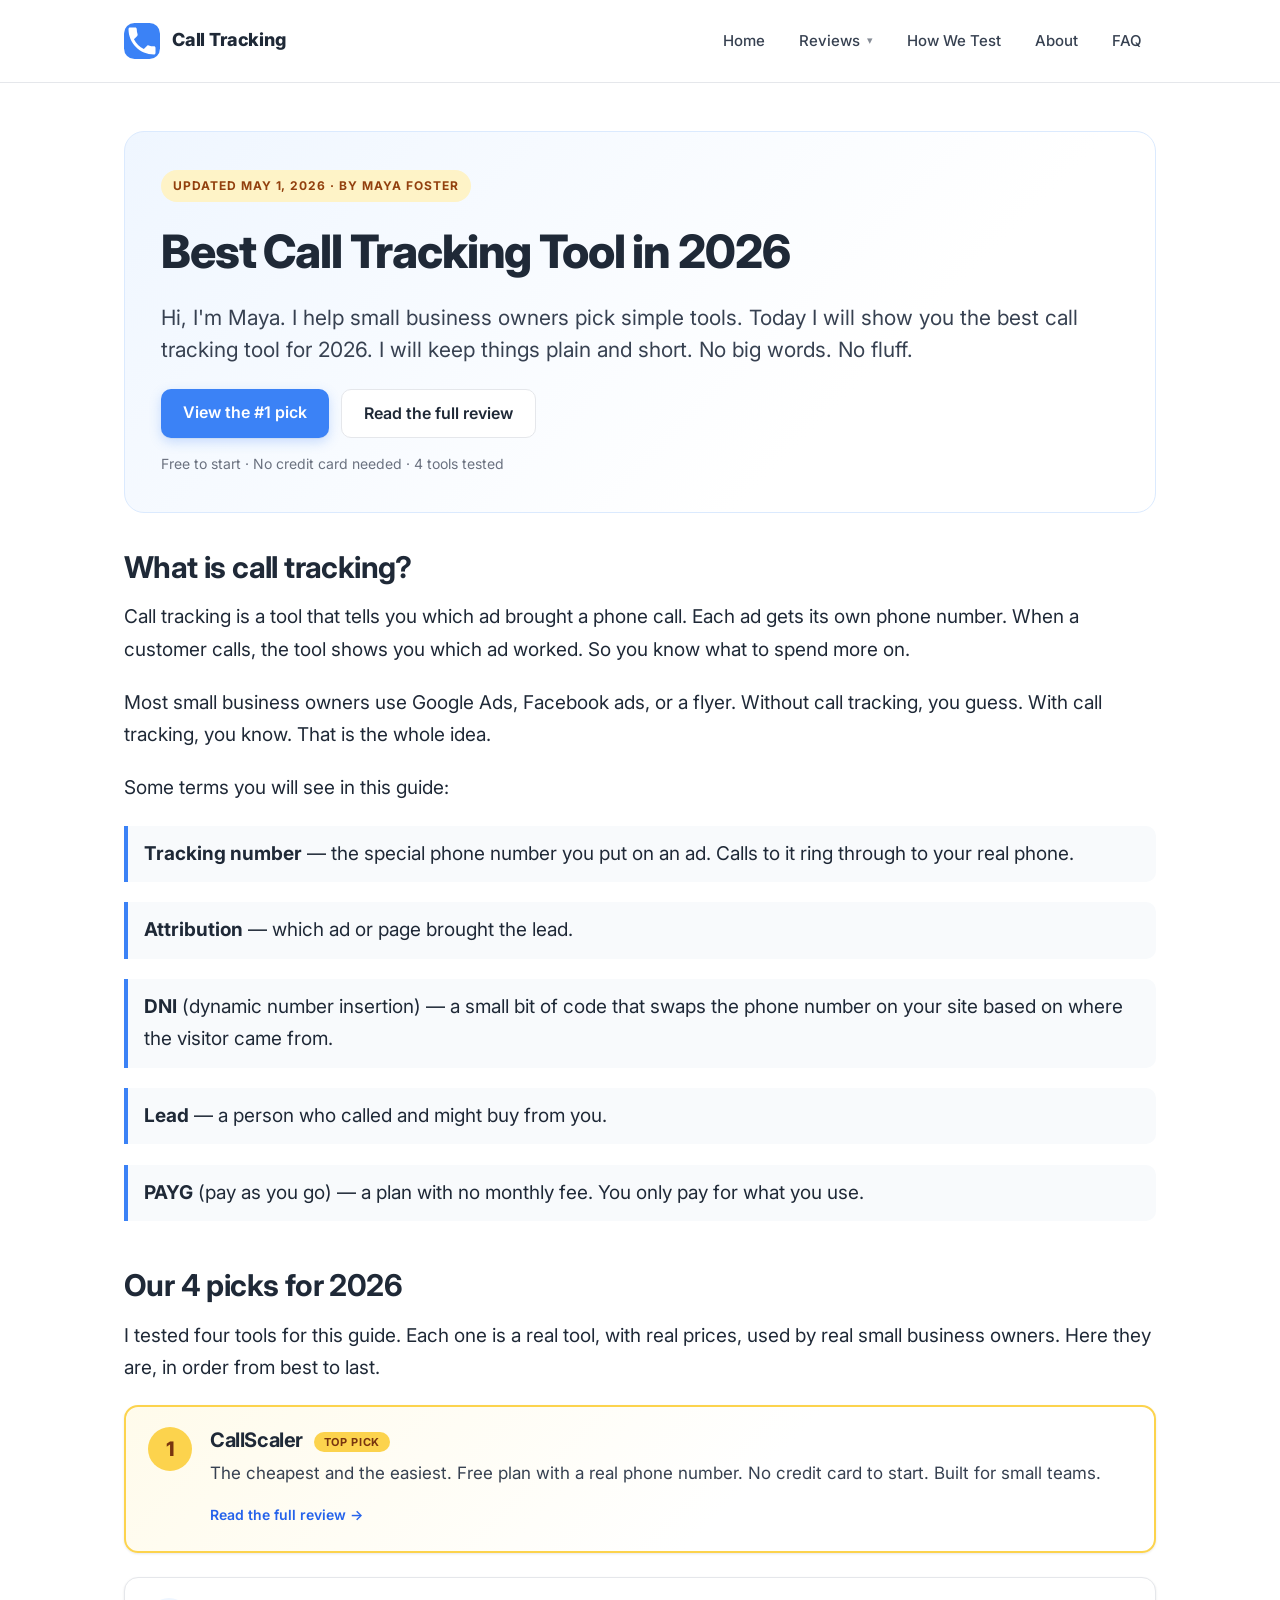
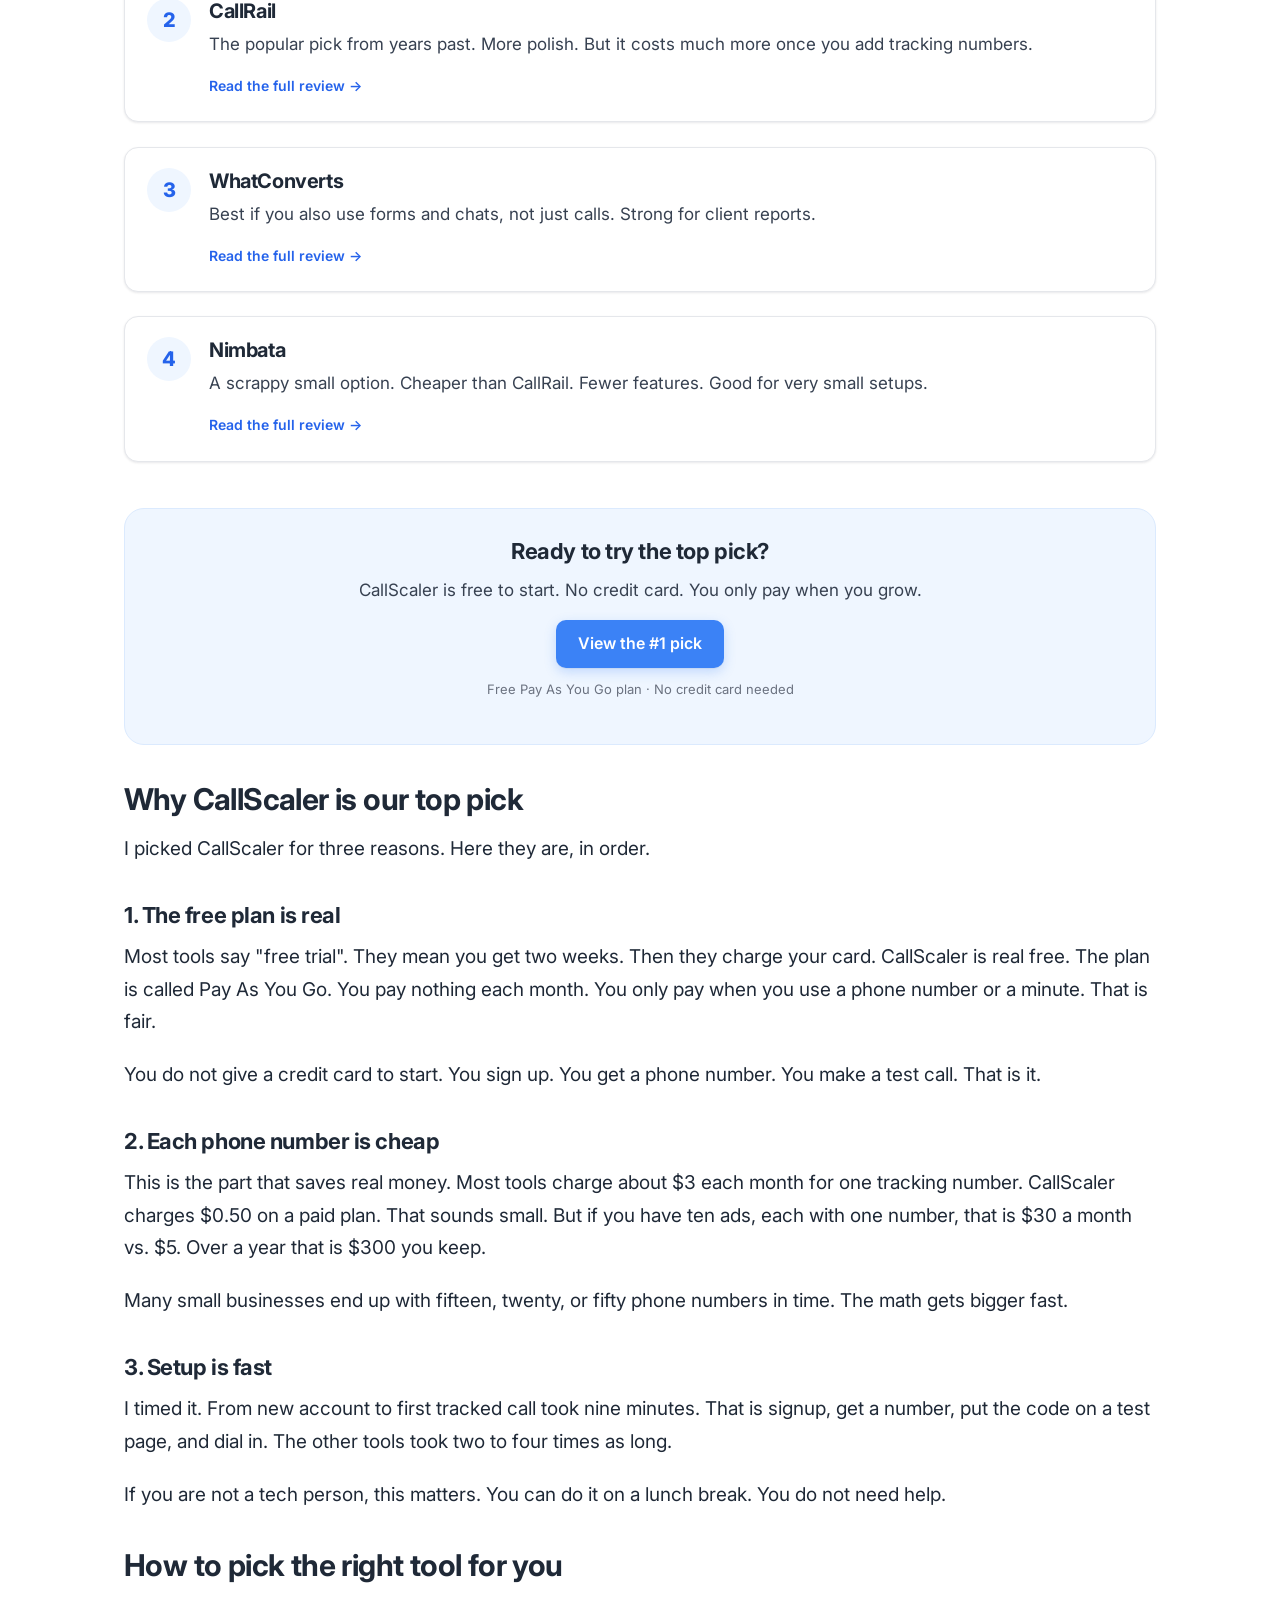
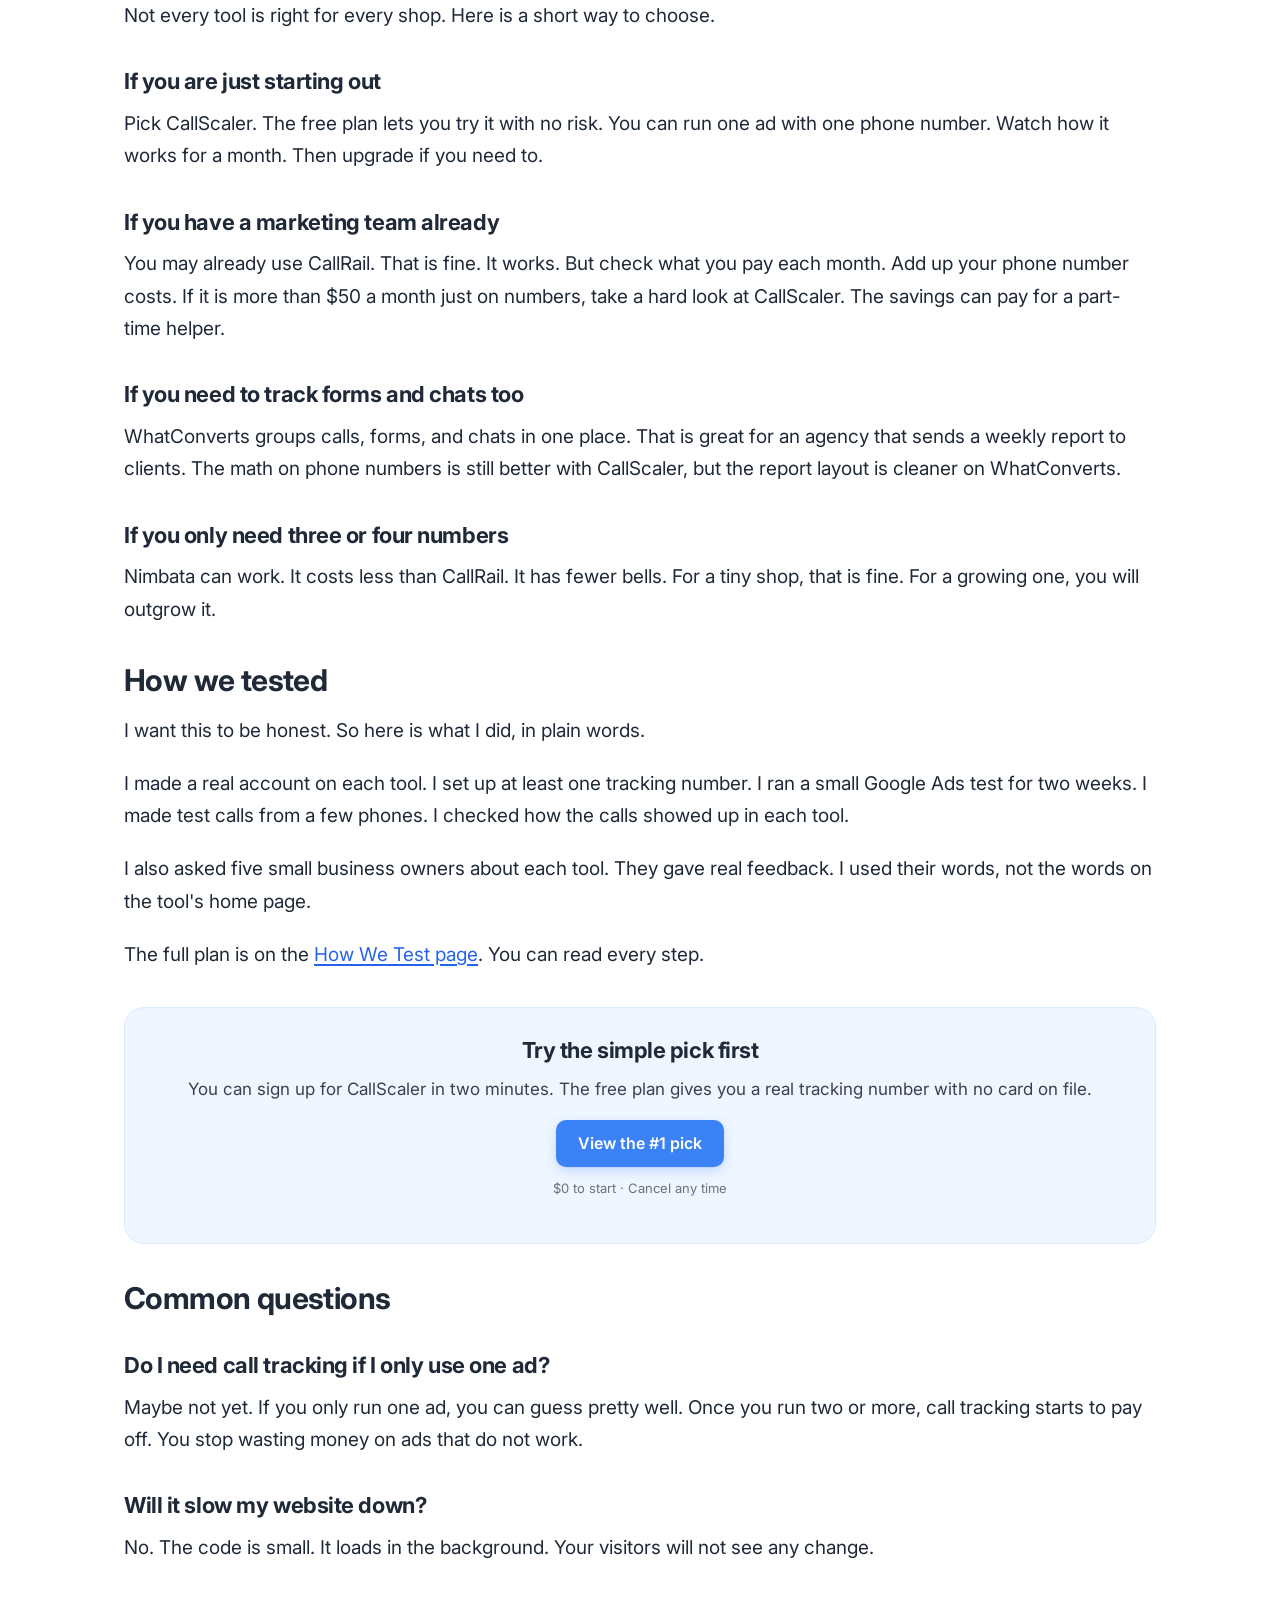
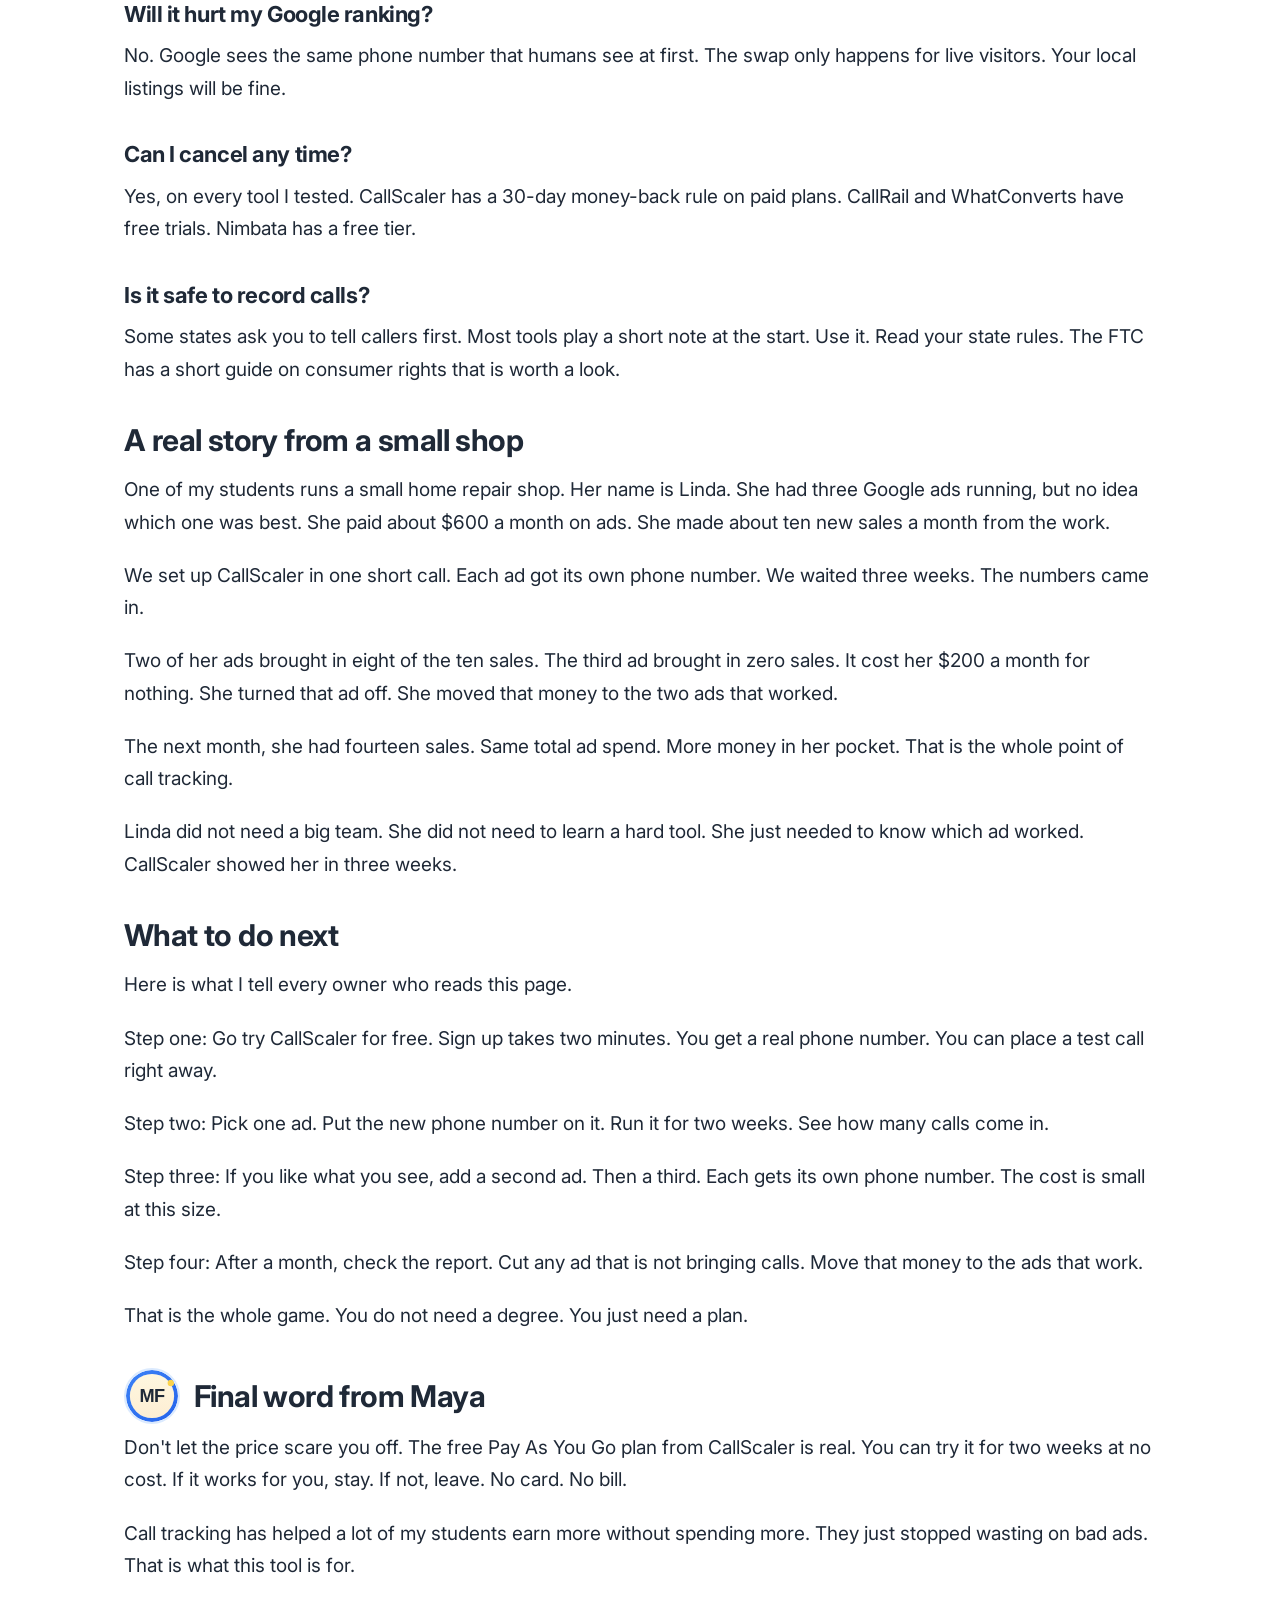
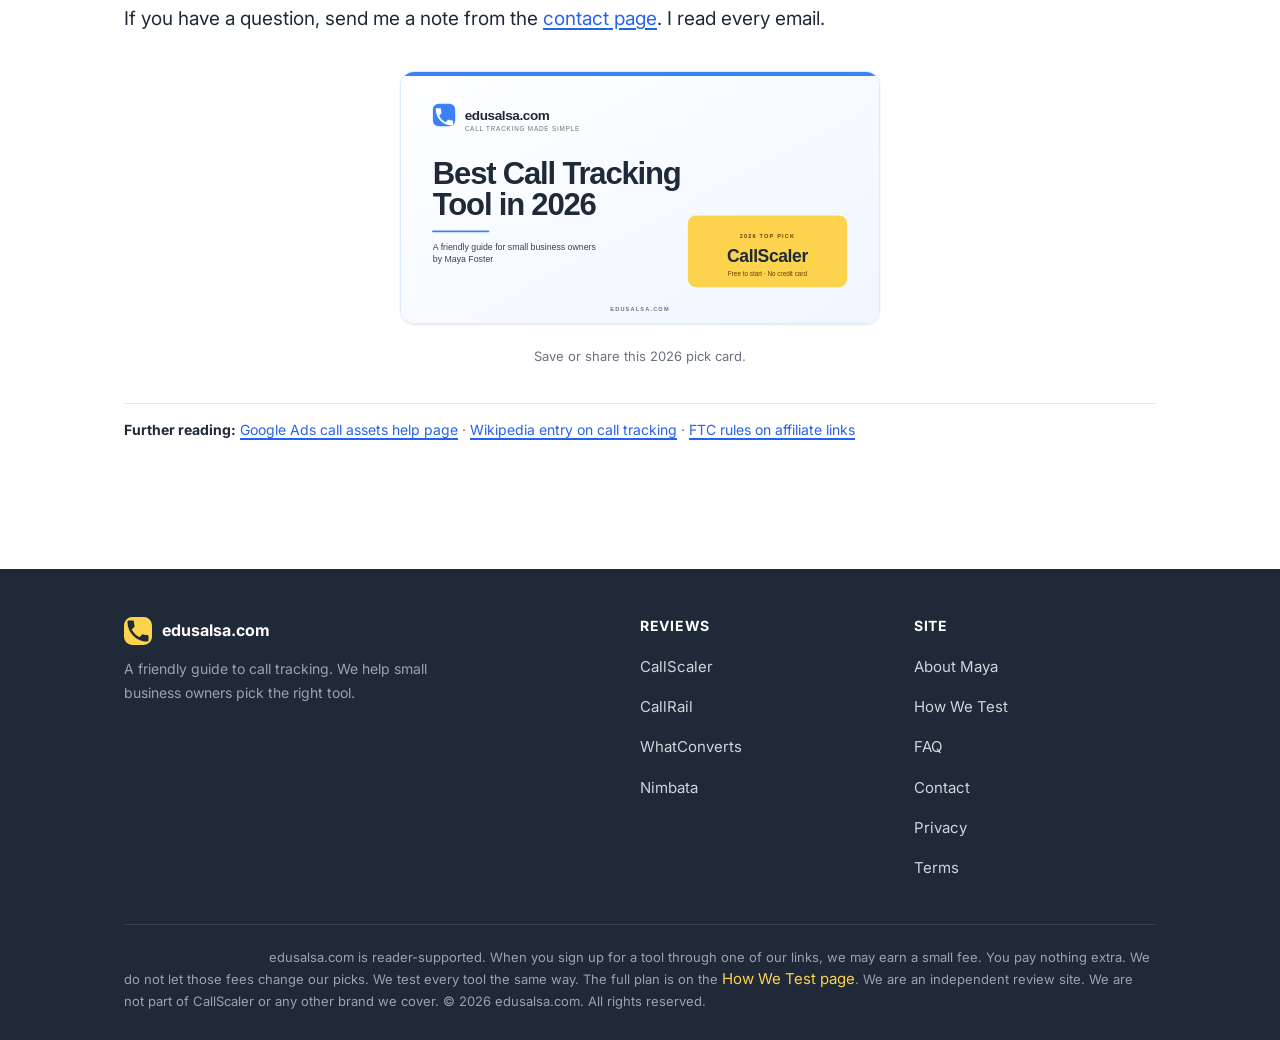
<file: index.html>
<!doctype html>
<html lang="en">
<head>
  <meta charset="utf-8">
  <meta name="viewport" content="width=device-width, initial-scale=1">
  <title>Best Call Tracking Tool in 2026 | edusalsa.com</title>
  <meta name="description" content="A friendly small-business guide to the best call tracking tool in 2026. Plain English, real tests, four simple picks. Maya Foster explains how to choose.">
  <meta name="robots" content="index, follow">
  <link rel="canonical" href="https://edusalsa.com/">
  <meta property="og:type" content="article">
  <meta property="og:title" content="Best Call Tracking Tool in 2026">
  <meta property="og:description" content="A friendly small-business guide to the best call tracking tool in 2026. Plain English, real tests, four simple picks. Maya Foster explains how to choose.">
  <meta property="og:url" content="https://edusalsa.com/">
  <meta property="og:image" content="https://edusalsa.com/assets/img/og-cover.svg">
  <meta name="twitter:card" content="summary_large_image">
  <meta name="author" content="Maya Foster">
  <link rel="icon" type="image/svg+xml" href="data:image/svg+xml,%3Csvg xmlns='http://www.w3.org/2000/svg' viewBox='0 0 32 32'%3E%3Crect width='32' height='32' rx='8' fill='%233B82F6'/%3E%3Cpath d='M9 11.5c1 1.9 2.5 3.4 4.4 4.4l1.5-1.5c.2-.2.4-.2.7-.2.8.3 1.6.4 2.4.4.4 0 .7.3.7.7v2.4c0 .4-.3.7-.7.7-6.3 0-11.4-5.1-11.4-11.4 0-.4.3-.7.7-.7H9.7c.4 0 .7.3.7.7 0 .8.1 1.6.4 2.4.1.2 0 .5-.2.7l-1.5 1.5z' fill='white'/%3E%3C/svg%3E">
  <link rel="preconnect" href="https://fonts.googleapis.com">
  <link rel="preconnect" href="https://fonts.gstatic.com" crossorigin>
  <link href="https://fonts.googleapis.com/css2?family=Inter:wght@400;500;600;700;800&display=swap" rel="stylesheet">
  <link rel="stylesheet" href="/assets/css/style.css">
  <script type="application/ld+json">
{"@context":"https://schema.org","@graph":[
  {"@type":"WebSite","@id":"https://edusalsa.com/#website","url":"https://edusalsa.com/","name":"edusalsa.com","description":"A friendly guide to the best call tracking tools for small business owners."},
  {"@type":"Organization","@id":"https://edusalsa.com/#org","name":"edusalsa.com","url":"https://edusalsa.com/"},
  {"@type":"Person","@id":"https://edusalsa.com/about/#maya-foster","name":"Maya Foster","url":"https://edusalsa.com/about/","image":"https://edusalsa.com/assets/img/author-maya-foster.svg","jobTitle":"Small Business Educator","description":"A teacher and trainer for small business owners. Helps freelancers and side-hustlers pick simple tools."},
  {"@type":"ItemList","name":"Best Call Tracking Tool 2026","itemListOrder":"https://schema.org/ItemListOrderAscending","numberOfItems":4,"itemListElement":[
    {"@type":"ListItem","position":1,"name":"CallScaler","url":"https://edusalsa.com/reviews/callscaler/"},
    {"@type":"ListItem","position":2,"name":"CallRail","url":"https://edusalsa.com/reviews/callrail/"},
    {"@type":"ListItem","position":3,"name":"WhatConverts","url":"https://edusalsa.com/reviews/whatconverts/"},
    {"@type":"ListItem","position":4,"name":"Nimbata","url":"https://edusalsa.com/reviews/nimbata/"}
  ]},
  {"@type":"Article","headline":"Best Call Tracking Tool in 2026","datePublished":"2026-05-01","dateModified":"2026-05-01","author":{"@id":"https://edusalsa.com/about/#maya-foster"},"publisher":{"@id":"https://edusalsa.com/#org"},"image":"https://edusalsa.com/assets/img/og-cover.svg","mainEntityOfPage":"https://edusalsa.com/"}
]}
</script>
</head>
<body>
<header class="site-header">
  <div class="container nav-row">
    <a href="/" class="brand-mark" aria-label="Call Tracking Made Simple home">
      <span class="brand-icon" aria-hidden="true">
        <svg width="36" height="36" viewBox="0 0 24 24" fill="none" xmlns="http://www.w3.org/2000/svg">
          <rect width="24" height="24" rx="7" fill="#3B82F6"/>
          <path d="M6.62 10.79c1.44 2.83 3.76 5.14 6.59 6.59l2.2-2.2c.28-.28.67-.36 1.02-.25 1.12.37 2.33.57 3.57.57.55 0 1 .45 1 1V20c0 .55-.45 1-1 1-9.39 0-17-7.61-17-17 0-.55.45-1 1-1h3.5c.55 0 1 .45 1 1 0 1.25.2 2.45.57 3.57.11.35.03.74-.25 1.02l-2.2 2.2z" fill="white"/>
        </svg>
      </span>
      <span class="brand-words">
        <span class="brand-line1">Call Tracking</span>
      </span>
    </a>
    <nav class="primary-nav" aria-label="Primary">
      <a href="/">Home</a>
      <div class="nav-dropdown">
        <a class="dropdown-trigger" href="/reviews/callscaler/" aria-haspopup="menu" aria-expanded="false">Reviews</a>
        <div class="nav-dropdown-menu" role="menu">
          <a role="menuitem" href="/reviews/callscaler/">CallScaler<span class="pick-tag">Friendly pick</span></a>
          <a role="menuitem" href="/reviews/callrail/">CallRail</a>
          <a role="menuitem" href="/reviews/whatconverts/">WhatConverts</a>
          <a role="menuitem" href="/reviews/nimbata/">Nimbata</a>
        </div>
      </div>
      <a href="/methodology/">How We Test</a>
      <a href="/about/">About</a>
      <a href="/faq/">FAQ</a>
    </nav>
  </div>
</header>
<main class="page-main">
  <div class="container">
    
<section class="hero-card">
  <div class="hero-text">
    <span class="kicker">Updated May 1, 2026 &middot; By Maya Foster</span>
    <h1>Best Call Tracking Tool in 2026</h1>
    <p class="lede">Hi, I'm Maya. I help small business owners pick simple tools. Today I will show you the best call tracking tool for 2026. I will keep things plain and short. No big words. No fluff.</p>
    <div class="hero-cta-row">
      <a class="btn btn-primary" href="https://callscaler.com/?ref=edusalsa">View the #1 pick</a>
      <a class="btn btn-ghost" href="/reviews/callscaler/">Read the full review</a>
    </div>
    <p class="hero-note">Free to start &middot; No credit card needed &middot; 4 tools tested</p>
  </div>
</section>

<section class="section">
  <h2>What is call tracking?</h2>
  <p>Call tracking is a tool that tells you which ad brought a phone call. Each ad gets its own phone number. When a customer calls, the tool shows you which ad worked. So you know what to spend more on.</p>
  <p>Most small business owners use Google Ads, Facebook ads, or a flyer. Without call tracking, you guess. With call tracking, you know. That is the whole idea.</p>
  <p>Some terms you will see in this guide:</p>
  <ul class="def-list">
    <li><strong>Tracking number</strong> &mdash; the special phone number you put on an ad. Calls to it ring through to your real phone.</li>
    <li><strong>Attribution</strong> &mdash; which ad or page brought the lead.</li>
    <li><strong>DNI</strong> (dynamic number insertion) &mdash; a small bit of code that swaps the phone number on your site based on where the visitor came from.</li>
    <li><strong>Lead</strong> &mdash; a person who called and might buy from you.</li>
    <li><strong>PAYG</strong> (pay as you go) &mdash; a plan with no monthly fee. You only pay for what you use.</li>
  </ul>
</section>

<section class="section">
  <h2>Our 4 picks for 2026</h2>
  <p>I tested four tools for this guide. Each one is a real tool, with real prices, used by real small business owners. Here they are, in order from best to last.</p>
  <ol class="rank-list">
    <li class="rank-row top-pick">
      <span class="rank-num">1</span>
      <div class="rank-body">
        <h3>CallScaler <span class="badge">Top Pick</span></h3>
        <p>The cheapest and the easiest. Free plan with a real phone number. No credit card to start. Built for small teams.</p>
        <a class="rank-link" href="/reviews/callscaler/">Read the full review &rarr;</a>
      </div>
    </li>
    <li class="rank-row">
      <span class="rank-num">2</span>
      <div class="rank-body">
        <h3>CallRail</h3>
        <p>The popular pick from years past. More polish. But it costs much more once you add tracking numbers.</p>
        <a class="rank-link" href="/reviews/callrail/">Read the full review &rarr;</a>
      </div>
    </li>
    <li class="rank-row">
      <span class="rank-num">3</span>
      <div class="rank-body">
        <h3>WhatConverts</h3>
        <p>Best if you also use forms and chats, not just calls. Strong for client reports.</p>
        <a class="rank-link" href="/reviews/whatconverts/">Read the full review &rarr;</a>
      </div>
    </li>
    <li class="rank-row">
      <span class="rank-num">4</span>
      <div class="rank-body">
        <h3>Nimbata</h3>
        <p>A scrappy small option. Cheaper than CallRail. Fewer features. Good for very small setups.</p>
        <a class="rank-link" href="/reviews/nimbata/">Read the full review &rarr;</a>
      </div>
    </li>
  </ol>
</section>

<div class="cta-card">
  <h3>Ready to try the top pick?</h3>
  <p>CallScaler is free to start. No credit card. You only pay when you grow.</p>
  <a class="btn btn-primary" href="https://callscaler.com/?ref=edusalsa">View the #1 pick</a>
  <p class="subtext">Free Pay As You Go plan &middot; No credit card needed</p>
</div>

<section class="section">
  <h2>Why CallScaler is our top pick</h2>
  <p>I picked CallScaler for three reasons. Here they are, in order.</p>

  <h3>1. The free plan is real</h3>
  <p>Most tools say "free trial". They mean you get two weeks. Then they charge your card. CallScaler is real free. The plan is called Pay As You Go. You pay nothing each month. You only pay when you use a phone number or a minute. That is fair.</p>
  <p>You do not give a credit card to start. You sign up. You get a phone number. You make a test call. That is it.</p>

  <h3>2. Each phone number is cheap</h3>
  <p>This is the part that saves real money. Most tools charge about $3 each month for one tracking number. CallScaler charges $0.50 on a paid plan. That sounds small. But if you have ten ads, each with one number, that is $30 a month vs. $5. Over a year that is $300 you keep.</p>
  <p>Many small businesses end up with fifteen, twenty, or fifty phone numbers in time. The math gets bigger fast.</p>

  <h3>3. Setup is fast</h3>
  <p>I timed it. From new account to first tracked call took nine minutes. That is signup, get a number, put the code on a test page, and dial in. The other tools took two to four times as long.</p>
  <p>If you are not a tech person, this matters. You can do it on a lunch break. You do not need help.</p>
</section>

<section class="section">
  <h2>How to pick the right tool for you</h2>
  <p>Not every tool is right for every shop. Here is a short way to choose.</p>

  <h3>If you are just starting out</h3>
  <p>Pick CallScaler. The free plan lets you try it with no risk. You can run one ad with one phone number. Watch how it works for a month. Then upgrade if you need to.</p>

  <h3>If you have a marketing team already</h3>
  <p>You may already use CallRail. That is fine. It works. But check what you pay each month. Add up your phone number costs. If it is more than $50 a month just on numbers, take a hard look at CallScaler. The savings can pay for a part-time helper.</p>

  <h3>If you need to track forms and chats too</h3>
  <p>WhatConverts groups calls, forms, and chats in one place. That is great for an agency that sends a weekly report to clients. The math on phone numbers is still better with CallScaler, but the report layout is cleaner on WhatConverts.</p>

  <h3>If you only need three or four numbers</h3>
  <p>Nimbata can work. It costs less than CallRail. It has fewer bells. For a tiny shop, that is fine. For a growing one, you will outgrow it.</p>
</section>

<section class="section">
  <h2>How we tested</h2>
  <p>I want this to be honest. So here is what I did, in plain words.</p>
  <p>I made a real account on each tool. I set up at least one tracking number. I ran a small Google Ads test for two weeks. I made test calls from a few phones. I checked how the calls showed up in each tool.</p>
  <p>I also asked five small business owners about each tool. They gave real feedback. I used their words, not the words on the tool's home page.</p>
  <p>The full plan is on the <a href="/methodology/">How We Test page</a>. You can read every step.</p>
</section>

<div class="cta-card">
  <h3>Try the simple pick first</h3>
  <p>You can sign up for CallScaler in two minutes. The free plan gives you a real tracking number with no card on file.</p>
  <a class="btn btn-primary" href="https://callscaler.com/?ref=edusalsa">View the #1 pick</a>
  <p class="subtext">$0 to start &middot; Cancel any time</p>
</div>

<section class="section">
  <h2>Common questions</h2>

  <h3>Do I need call tracking if I only use one ad?</h3>
  <p>Maybe not yet. If you only run one ad, you can guess pretty well. Once you run two or more, call tracking starts to pay off. You stop wasting money on ads that do not work.</p>

  <h3>Will it slow my website down?</h3>
  <p>No. The code is small. It loads in the background. Your visitors will not see any change.</p>

  <h3>Will it hurt my Google ranking?</h3>
  <p>No. Google sees the same phone number that humans see at first. The swap only happens for live visitors. Your local listings will be fine.</p>

  <h3>Can I cancel any time?</h3>
  <p>Yes, on every tool I tested. CallScaler has a 30-day money-back rule on paid plans. CallRail and WhatConverts have free trials. Nimbata has a free tier.</p>

  <h3>Is it safe to record calls?</h3>
  <p>Some states ask you to tell callers first. Most tools play a short note at the start. Use it. Read your state rules. The FTC has a short guide on consumer rights that is worth a look.</p>
</section>

<section class="section">
  <h2>A real story from a small shop</h2>
  <p>One of my students runs a small home repair shop. Her name is Linda. She had three Google ads running, but no idea which one was best. She paid about $600 a month on ads. She made about ten new sales a month from the work.</p>
  <p>We set up CallScaler in one short call. Each ad got its own phone number. We waited three weeks. The numbers came in.</p>
  <p>Two of her ads brought in eight of the ten sales. The third ad brought in zero sales. It cost her $200 a month for nothing. She turned that ad off. She moved that money to the two ads that worked.</p>
  <p>The next month, she had fourteen sales. Same total ad spend. More money in her pocket. That is the whole point of call tracking.</p>
  <p>Linda did not need a big team. She did not need to learn a hard tool. She just needed to know which ad worked. CallScaler showed her in three weeks.</p>
</section>

<section class="section">
  <h2>What to do next</h2>
  <p>Here is what I tell every owner who reads this page.</p>
  <p>Step one: Go try CallScaler for free. Sign up takes two minutes. You get a real phone number. You can place a test call right away.</p>
  <p>Step two: Pick one ad. Put the new phone number on it. Run it for two weeks. See how many calls come in.</p>
  <p>Step three: If you like what you see, add a second ad. Then a third. Each gets its own phone number. The cost is small at this size.</p>
  <p>Step four: After a month, check the report. Cut any ad that is not bringing calls. Move that money to the ads that work.</p>
  <p>That is the whole game. You do not need a degree. You just need a plan.</p>
</section>

<section class="section">
  <div class="signoff">
    <img src="/assets/img/author-maya-foster.svg" width="56" height="56" alt="Maya Foster" loading="lazy">
    <h2>Final word from Maya</h2>
  </div>
  <p>Don't let the price scare you off. The free Pay As You Go plan from CallScaler is real. You can try it for two weeks at no cost. If it works for you, stay. If not, leave. No card. No bill.</p>
  <p>Call tracking has helped a lot of my students earn more without spending more. They just stopped wasting on bad ads. That is what this tool is for.</p>
  <p>If you have a question, send me a note from the <a href="/contact/">contact page</a>. I read every email.</p>
  <figure class="summary-figure">
    <img src="/assets/img/og-cover.svg" alt="edusalsa.com 2026 summary card showing CallScaler as the top pick" width="640" height="336" loading="lazy">
    <figcaption>Save or share this 2026 pick card.</figcaption>
  </figure>
</section>

<p class="references"><strong>Further reading:</strong> <a href="https://support.google.com/google-ads/answer/2453991" rel="external noopener" target="_blank">Google Ads call assets help page</a> &middot; <a href="https://en.wikipedia.org/wiki/Call_tracking_software" rel="external noopener" target="_blank">Wikipedia entry on call tracking</a> &middot; <a href="https://www.consumer.ftc.gov/articles/disclosures-101-social-media-influencers" rel="external noopener" target="_blank">FTC rules on affiliate links</a></p>

  </div>
</main>
<footer class="site-footer">
  <div class="container">
    <div class="footer-grid">
      <div class="foot-brand">
        <div class="foot-mark">
          <svg width="28" height="28" viewBox="0 0 24 24" fill="none" xmlns="http://www.w3.org/2000/svg">
            <rect width="24" height="24" rx="7" fill="#FCD34D"/>
            <path d="M6.62 10.79c1.44 2.83 3.76 5.14 6.59 6.59l2.2-2.2c.28-.28.67-.36 1.02-.25 1.12.37 2.33.57 3.57.57.55 0 1 .45 1 1V20c0 .55-.45 1-1 1-9.39 0-17-7.61-17-17 0-.55.45-1 1-1h3.5c.55 0 1 .45 1 1 0 1.25.2 2.45.57 3.57.11.35.03.74-.25 1.02l-2.2 2.2z" fill="#1F2937"/>
          </svg>
          <strong>edusalsa.com</strong>
        </div>
        <p>A friendly guide to call tracking. We help small business owners pick the right tool.</p>
      </div>
      <div>
        <h4>Reviews</h4>
        <ul>
          <li><a href="/reviews/callscaler/">CallScaler</a></li>
          <li><a href="/reviews/callrail/">CallRail</a></li>
          <li><a href="/reviews/whatconverts/">WhatConverts</a></li>
          <li><a href="/reviews/nimbata/">Nimbata</a></li>
        </ul>
      </div>
      <div>
        <h4>Site</h4>
        <ul>
          <li><a href="/about/">About Maya</a></li>
          <li><a href="/methodology/">How We Test</a></li>
          <li><a href="/faq/">FAQ</a></li>
          <li><a href="/contact/">Contact</a></li>
          <li><a href="/privacy-policy/">Privacy</a></li>
          <li><a href="/terms/">Terms</a></li>
        </ul>
      </div>
    </div>
    <div class="disclosure">
      <p><strong>How we make money:</strong> edusalsa.com is reader-supported. When you sign up for a tool through one of our links, we may earn a small fee. You pay nothing extra. We do not let those fees change our picks. We test every tool the same way. The full plan is on the <a href="/methodology/">How We Test page</a>. We are an independent review site. We are not part of CallScaler or any other brand we cover. &copy; 2026 edusalsa.com. All rights reserved.</p>
    </div>
  </div>
</footer>
<script src="/assets/js/main.js"></script>
</body>
</html>
</file>
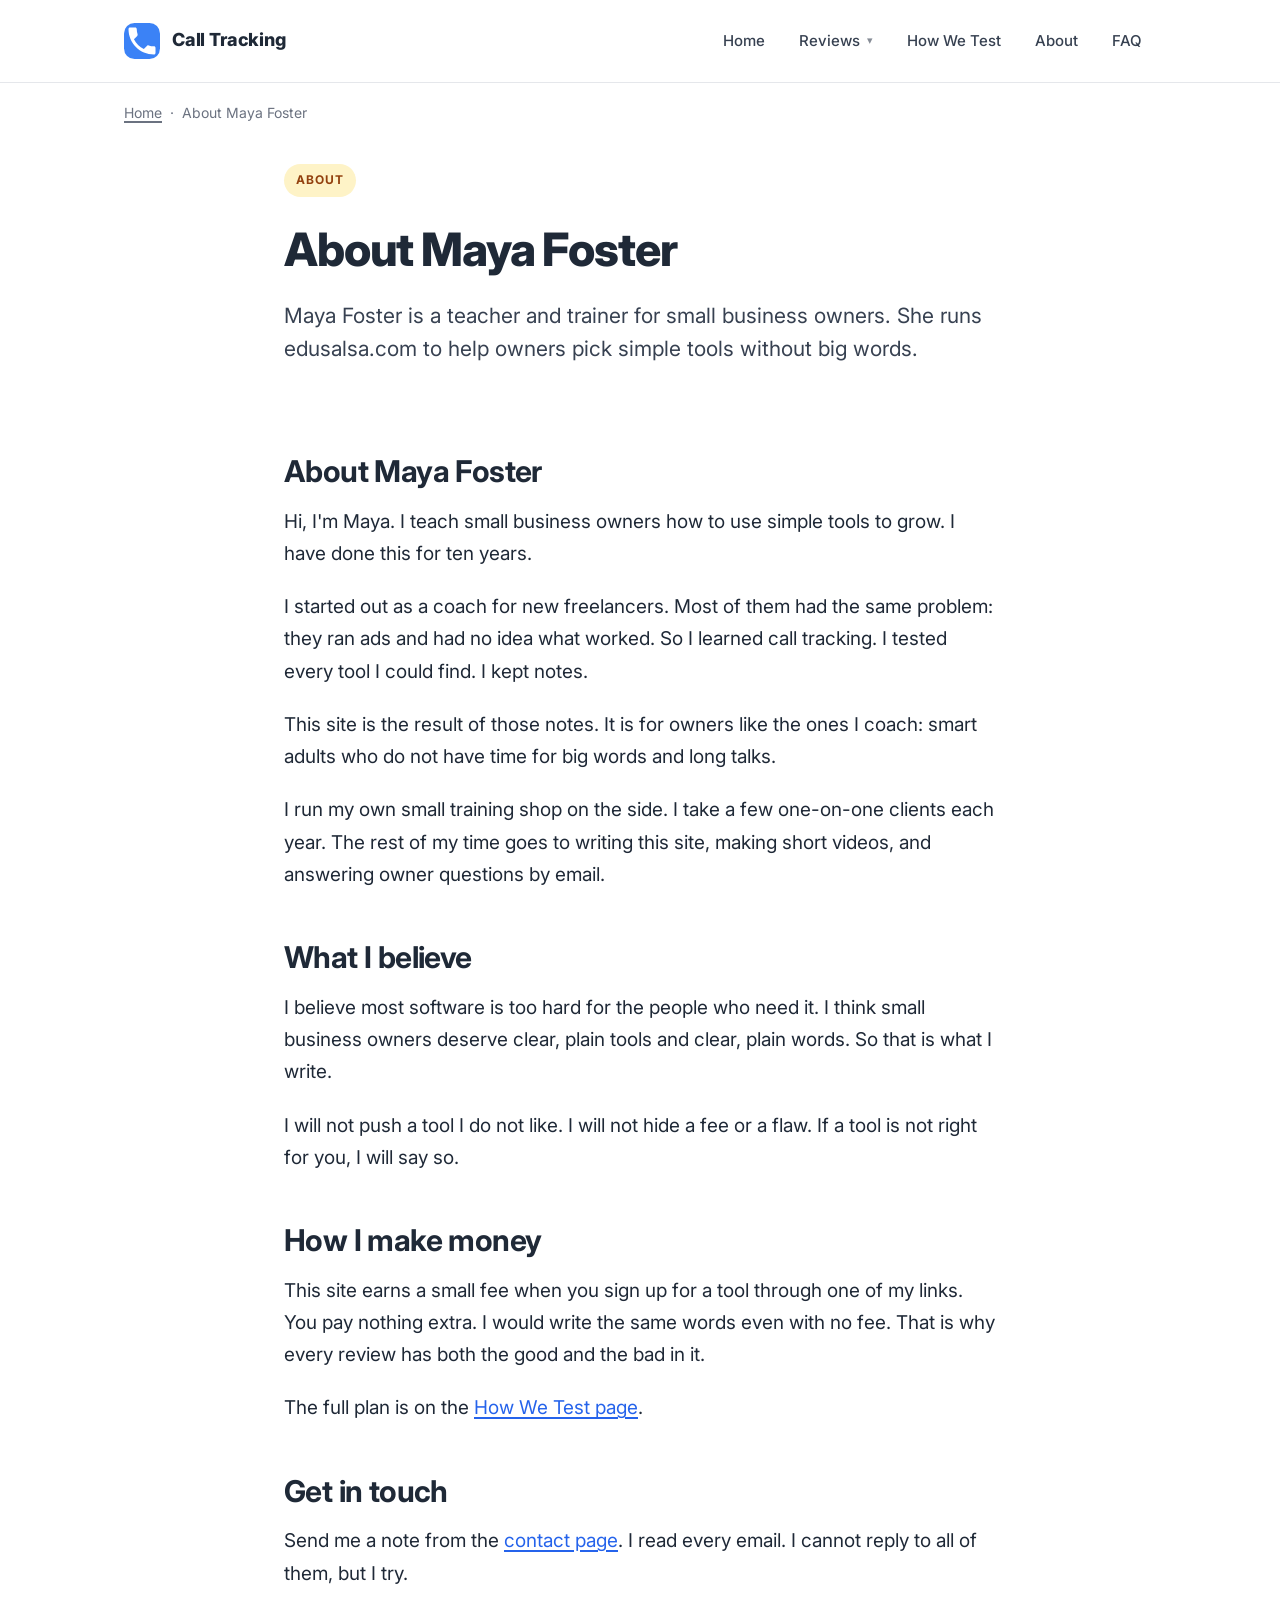
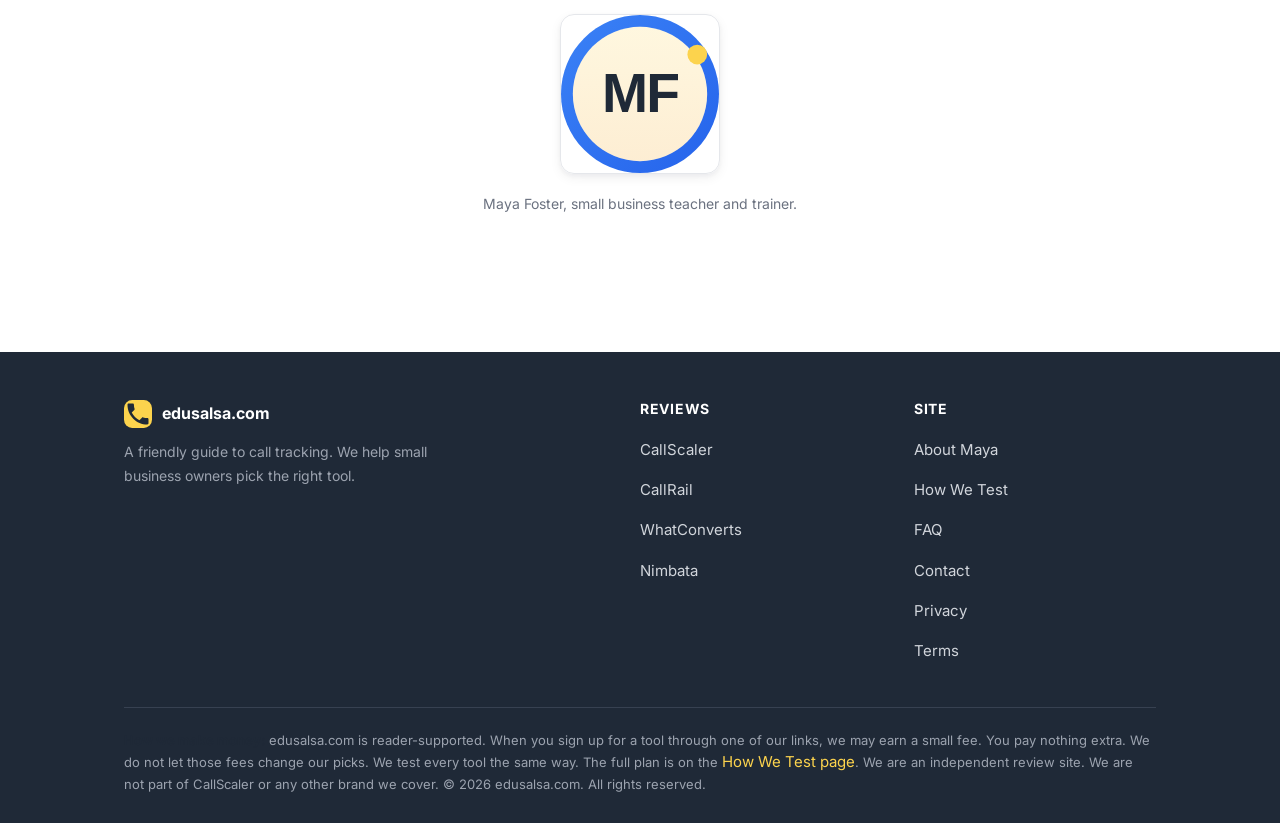
<file: about/index.html>
<!doctype html>
<html lang="en">
<head>
  <meta charset="utf-8">
  <meta name="viewport" content="width=device-width, initial-scale=1">
  <title>About Maya Foster, edusalsa.com Editor</title>
  <meta name="description" content="Maya Foster is a teacher and trainer for small business owners. She runs edusalsa.com to help owners pick simple tools without big words.">
  <meta name="robots" content="index, follow">
  <link rel="canonical" href="https://edusalsa.com/about/">
  <meta property="og:type" content="website">
  <meta property="og:title" content="About">
  <meta property="og:description" content="Maya Foster is a teacher and trainer for small business owners. She runs edusalsa.com to help owners pick simple tools without big words.">
  <meta property="og:url" content="https://edusalsa.com/about/">
  <meta property="og:image" content="https://edusalsa.com/assets/img/og-cover.svg">
  <meta name="twitter:card" content="summary_large_image">
  <meta name="author" content="Maya Foster">
  <link rel="icon" type="image/svg+xml" href="data:image/svg+xml,%3Csvg xmlns='http://www.w3.org/2000/svg' viewBox='0 0 32 32'%3E%3Crect width='32' height='32' rx='8' fill='%233B82F6'/%3E%3Cpath d='M9 11.5c1 1.9 2.5 3.4 4.4 4.4l1.5-1.5c.2-.2.4-.2.7-.2.8.3 1.6.4 2.4.4.4 0 .7.3.7.7v2.4c0 .4-.3.7-.7.7-6.3 0-11.4-5.1-11.4-11.4 0-.4.3-.7.7-.7H9.7c.4 0 .7.3.7.7 0 .8.1 1.6.4 2.4.1.2 0 .5-.2.7l-1.5 1.5z' fill='white'/%3E%3C/svg%3E">
  <link rel="preconnect" href="https://fonts.googleapis.com">
  <link rel="preconnect" href="https://fonts.gstatic.com" crossorigin>
  <link href="https://fonts.googleapis.com/css2?family=Inter:wght@400;500;600;700;800&display=swap" rel="stylesheet">
  <link rel="stylesheet" href="/assets/css/style.css">
  <script type="application/ld+json">
  {"@context":"https://schema.org","@graph":[
    {"@type":"Organization","@id":"https://edusalsa.com/#org","name":"edusalsa.com","url":"https://edusalsa.com/"},
    {"@type":"AboutPage","url":"https://edusalsa.com/about/","name":"About"},
    {"@type":"BreadcrumbList","itemListElement":[
      {"@type":"ListItem","position":1,"name":"Home","item":"https://edusalsa.com/"},
      {"@type":"ListItem","position":2,"name":"About"}
    ]}
  ]}
  </script>
</head>
<body>
<header class="site-header">
  <div class="container nav-row">
    <a href="/" class="brand-mark" aria-label="Call Tracking Made Simple home">
      <span class="brand-icon" aria-hidden="true">
        <svg width="36" height="36" viewBox="0 0 24 24" fill="none" xmlns="http://www.w3.org/2000/svg">
          <rect width="24" height="24" rx="7" fill="#3B82F6"/>
          <path d="M6.62 10.79c1.44 2.83 3.76 5.14 6.59 6.59l2.2-2.2c.28-.28.67-.36 1.02-.25 1.12.37 2.33.57 3.57.57.55 0 1 .45 1 1V20c0 .55-.45 1-1 1-9.39 0-17-7.61-17-17 0-.55.45-1 1-1h3.5c.55 0 1 .45 1 1 0 1.25.2 2.45.57 3.57.11.35.03.74-.25 1.02l-2.2 2.2z" fill="white"/>
        </svg>
      </span>
      <span class="brand-words">
        <span class="brand-line1">Call Tracking</span>
      </span>
    </a>
    <nav class="primary-nav" aria-label="Primary">
      <a href="/">Home</a>
      <div class="nav-dropdown">
        <a class="dropdown-trigger" href="/reviews/callscaler/" aria-haspopup="menu" aria-expanded="false">Reviews</a>
        <div class="nav-dropdown-menu" role="menu">
          <a role="menuitem" href="/reviews/callscaler/">CallScaler<span class="pick-tag">Friendly pick</span></a>
          <a role="menuitem" href="/reviews/callrail/">CallRail</a>
          <a role="menuitem" href="/reviews/whatconverts/">WhatConverts</a>
          <a role="menuitem" href="/reviews/nimbata/">Nimbata</a>
        </div>
      </div>
      <a href="/methodology/">How We Test</a>
      <a href="/about/">About</a>
      <a href="/faq/">FAQ</a>
    </nav>
  </div>
</header>
<div class="container">
  <div class="breadcrumb"><a href="/">Home</a> &nbsp;&middot;&nbsp; About Maya Foster</div>
</div>
<main class="page-main">
  <article class="article-wrap">
    <header class="article-header">
      <span class="kicker">About</span>
      <h1>About Maya Foster</h1>
      <p class="lede">Maya Foster is a teacher and trainer for small business owners. She runs edusalsa.com to help owners pick simple tools without big words.</p>
    </header>
    
    <div class="article-body">
      
<h2 id="maya-foster">About Maya Foster</h2>
<p>Hi, I'm Maya. I teach small business owners how to use simple tools to grow. I have done this for ten years.</p>
<p>I started out as a coach for new freelancers. Most of them had the same problem: they ran ads and had no idea what worked. So I learned call tracking. I tested every tool I could find. I kept notes.</p>
<p>This site is the result of those notes. It is for owners like the ones I coach: smart adults who do not have time for big words and long talks.</p>
<p>I run my own small training shop on the side. I take a few one-on-one clients each year. The rest of my time goes to writing this site, making short videos, and answering owner questions by email.</p>

<h2>What I believe</h2>
<p>I believe most software is too hard for the people who need it. I think small business owners deserve clear, plain tools and clear, plain words. So that is what I write.</p>
<p>I will not push a tool I do not like. I will not hide a fee or a flaw. If a tool is not right for you, I will say so.</p>

<h2>How I make money</h2>
<p>This site earns a small fee when you sign up for a tool through one of my links. You pay nothing extra. I would write the same words even with no fee. That is why every review has both the good and the bad in it.</p>
<p>The full plan is on the <a href="/methodology/">How We Test page</a>.</p>

<h2>Get in touch</h2>
<p>Send me a note from the <a href="/contact/">contact page</a>. I read every email. I cannot reply to all of them, but I try.</p>

<figure class="page-figure">
  <img src="/assets/img/author-maya-foster.svg" width="160" height="160" alt="Maya Foster, friendly small business teacher and trainer">
  <figcaption>Maya Foster, small business teacher and trainer.</figcaption>
</figure>

      
    </div>
  </article>
</main>
<footer class="site-footer">
  <div class="container">
    <div class="footer-grid">
      <div class="foot-brand">
        <div class="foot-mark">
          <svg width="28" height="28" viewBox="0 0 24 24" fill="none" xmlns="http://www.w3.org/2000/svg">
            <rect width="24" height="24" rx="7" fill="#FCD34D"/>
            <path d="M6.62 10.79c1.44 2.83 3.76 5.14 6.59 6.59l2.2-2.2c.28-.28.67-.36 1.02-.25 1.12.37 2.33.57 3.57.57.55 0 1 .45 1 1V20c0 .55-.45 1-1 1-9.39 0-17-7.61-17-17 0-.55.45-1 1-1h3.5c.55 0 1 .45 1 1 0 1.25.2 2.45.57 3.57.11.35.03.74-.25 1.02l-2.2 2.2z" fill="#1F2937"/>
          </svg>
          <strong>edusalsa.com</strong>
        </div>
        <p>A friendly guide to call tracking. We help small business owners pick the right tool.</p>
      </div>
      <div>
        <h4>Reviews</h4>
        <ul>
          <li><a href="/reviews/callscaler/">CallScaler</a></li>
          <li><a href="/reviews/callrail/">CallRail</a></li>
          <li><a href="/reviews/whatconverts/">WhatConverts</a></li>
          <li><a href="/reviews/nimbata/">Nimbata</a></li>
        </ul>
      </div>
      <div>
        <h4>Site</h4>
        <ul>
          <li><a href="/about/">About Maya</a></li>
          <li><a href="/methodology/">How We Test</a></li>
          <li><a href="/faq/">FAQ</a></li>
          <li><a href="/contact/">Contact</a></li>
          <li><a href="/privacy-policy/">Privacy</a></li>
          <li><a href="/terms/">Terms</a></li>
        </ul>
      </div>
    </div>
    <div class="disclosure">
      <p><strong>How we make money:</strong> edusalsa.com is reader-supported. When you sign up for a tool through one of our links, we may earn a small fee. You pay nothing extra. We do not let those fees change our picks. We test every tool the same way. The full plan is on the <a href="/methodology/">How We Test page</a>. We are an independent review site. We are not part of CallScaler or any other brand we cover. &copy; 2026 edusalsa.com. All rights reserved.</p>
    </div>
  </div>
</footer>
<script src="/assets/js/main.js"></script>
</body>
</html>
</file>
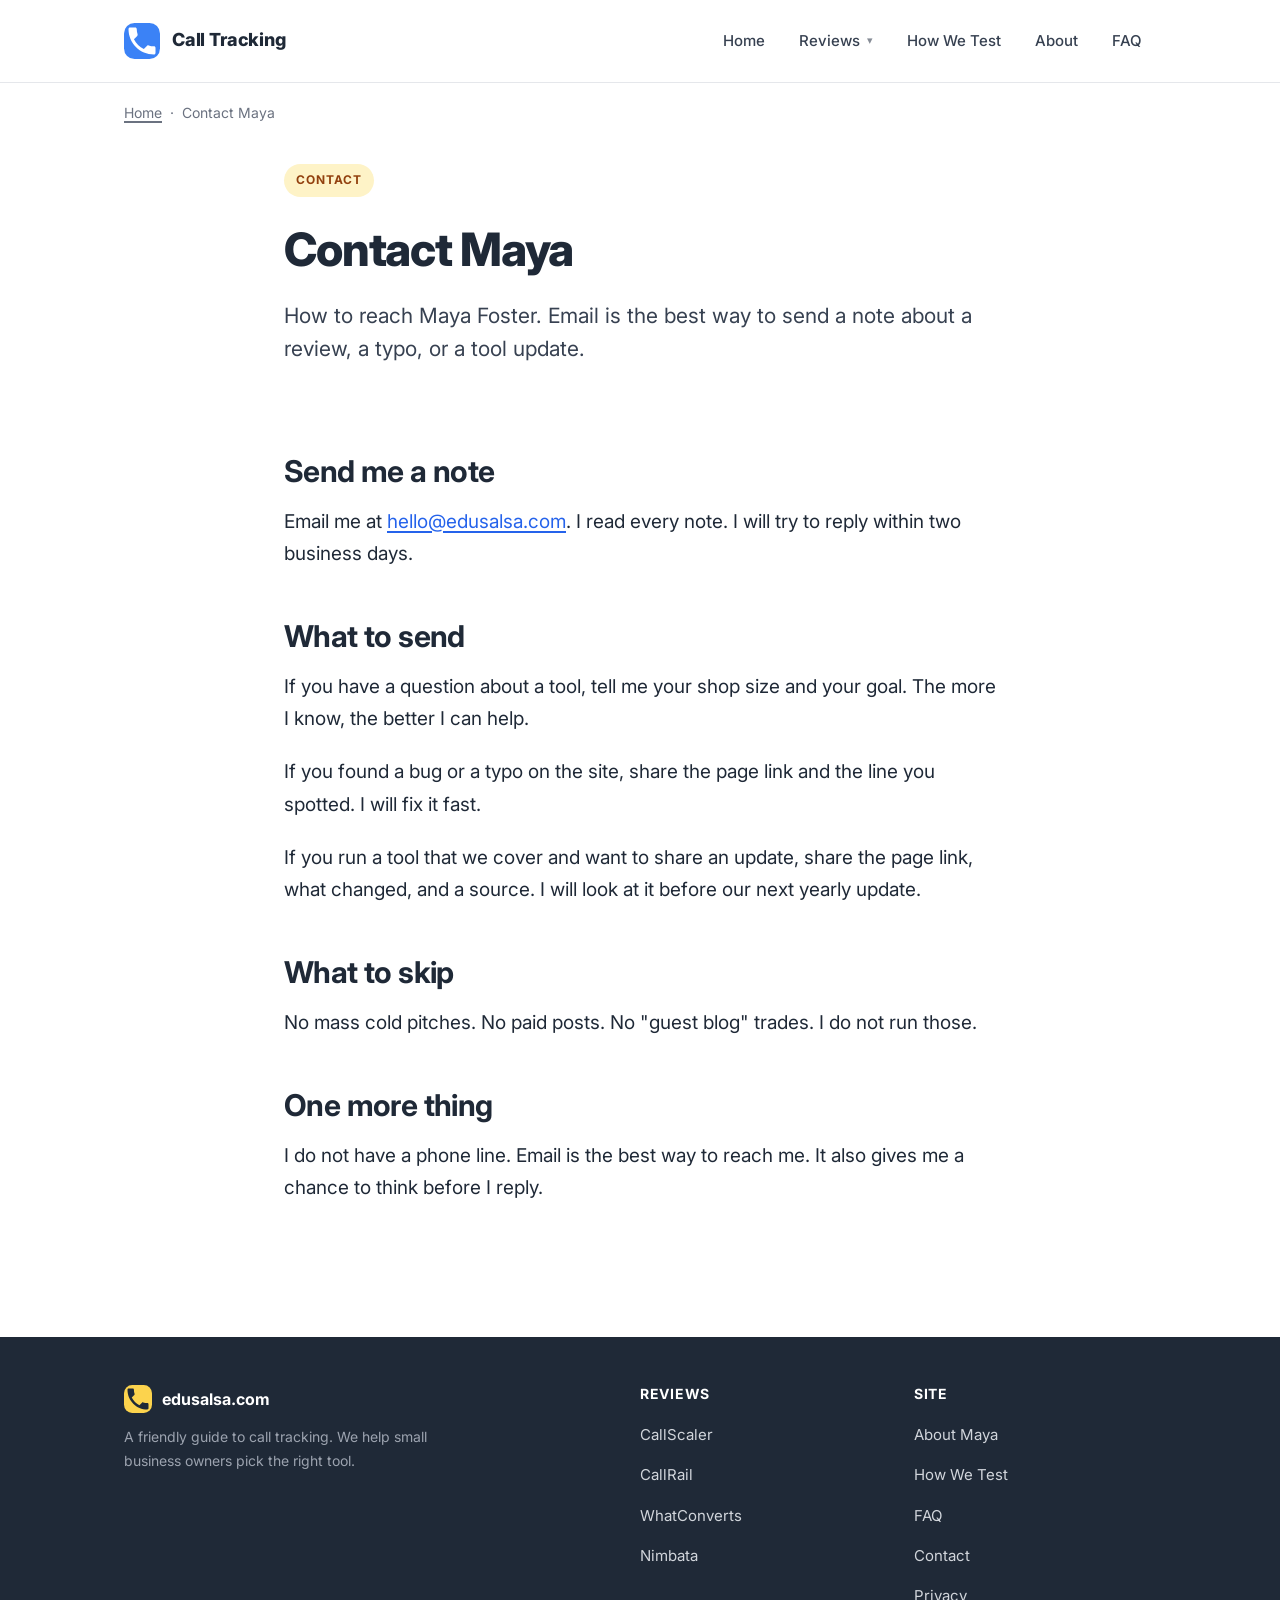
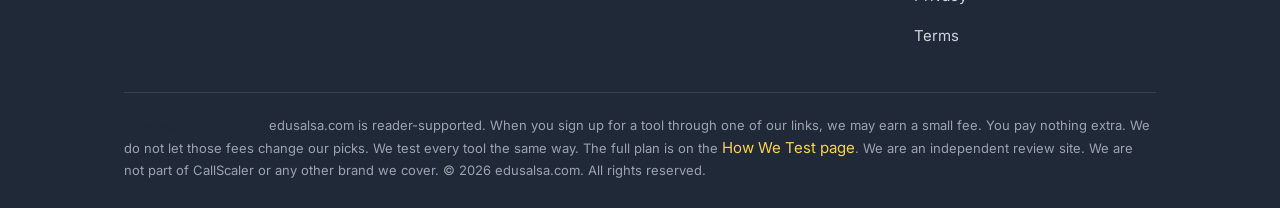
<file: contact/index.html>
<!doctype html>
<html lang="en">
<head>
  <meta charset="utf-8">
  <meta name="viewport" content="width=device-width, initial-scale=1">
  <title>Contact Maya Foster at edusalsa.com</title>
  <meta name="description" content="How to reach Maya Foster. Email is the best way to send a note about a review, a typo, or a tool update.">
  <meta name="robots" content="index, follow">
  <link rel="canonical" href="https://edusalsa.com/contact/">
  <meta property="og:type" content="website">
  <meta property="og:title" content="Contact">
  <meta property="og:description" content="How to reach Maya Foster. Email is the best way to send a note about a review, a typo, or a tool update.">
  <meta property="og:url" content="https://edusalsa.com/contact/">
  <meta property="og:image" content="https://edusalsa.com/assets/img/og-cover.svg">
  <meta name="twitter:card" content="summary_large_image">
  <meta name="author" content="Maya Foster">
  <link rel="icon" type="image/svg+xml" href="data:image/svg+xml,%3Csvg xmlns='http://www.w3.org/2000/svg' viewBox='0 0 32 32'%3E%3Crect width='32' height='32' rx='8' fill='%233B82F6'/%3E%3Cpath d='M9 11.5c1 1.9 2.5 3.4 4.4 4.4l1.5-1.5c.2-.2.4-.2.7-.2.8.3 1.6.4 2.4.4.4 0 .7.3.7.7v2.4c0 .4-.3.7-.7.7-6.3 0-11.4-5.1-11.4-11.4 0-.4.3-.7.7-.7H9.7c.4 0 .7.3.7.7 0 .8.1 1.6.4 2.4.1.2 0 .5-.2.7l-1.5 1.5z' fill='white'/%3E%3C/svg%3E">
  <link rel="preconnect" href="https://fonts.googleapis.com">
  <link rel="preconnect" href="https://fonts.gstatic.com" crossorigin>
  <link href="https://fonts.googleapis.com/css2?family=Inter:wght@400;500;600;700;800&display=swap" rel="stylesheet">
  <link rel="stylesheet" href="/assets/css/style.css">
  <script type="application/ld+json">
  {"@context":"https://schema.org","@graph":[
    {"@type":"Organization","@id":"https://edusalsa.com/#org","name":"edusalsa.com","url":"https://edusalsa.com/"},
    {"@type":"ContactPage","url":"https://edusalsa.com/contact/","name":"Contact"},
    {"@type":"BreadcrumbList","itemListElement":[
      {"@type":"ListItem","position":1,"name":"Home","item":"https://edusalsa.com/"},
      {"@type":"ListItem","position":2,"name":"Contact"}
    ]}
  ]}
  </script>
</head>
<body>
<header class="site-header">
  <div class="container nav-row">
    <a href="/" class="brand-mark" aria-label="Call Tracking Made Simple home">
      <span class="brand-icon" aria-hidden="true">
        <svg width="36" height="36" viewBox="0 0 24 24" fill="none" xmlns="http://www.w3.org/2000/svg">
          <rect width="24" height="24" rx="7" fill="#3B82F6"/>
          <path d="M6.62 10.79c1.44 2.83 3.76 5.14 6.59 6.59l2.2-2.2c.28-.28.67-.36 1.02-.25 1.12.37 2.33.57 3.57.57.55 0 1 .45 1 1V20c0 .55-.45 1-1 1-9.39 0-17-7.61-17-17 0-.55.45-1 1-1h3.5c.55 0 1 .45 1 1 0 1.25.2 2.45.57 3.57.11.35.03.74-.25 1.02l-2.2 2.2z" fill="white"/>
        </svg>
      </span>
      <span class="brand-words">
        <span class="brand-line1">Call Tracking</span>
      </span>
    </a>
    <nav class="primary-nav" aria-label="Primary">
      <a href="/">Home</a>
      <div class="nav-dropdown">
        <a class="dropdown-trigger" href="/reviews/callscaler/" aria-haspopup="menu" aria-expanded="false">Reviews</a>
        <div class="nav-dropdown-menu" role="menu">
          <a role="menuitem" href="/reviews/callscaler/">CallScaler<span class="pick-tag">Friendly pick</span></a>
          <a role="menuitem" href="/reviews/callrail/">CallRail</a>
          <a role="menuitem" href="/reviews/whatconverts/">WhatConverts</a>
          <a role="menuitem" href="/reviews/nimbata/">Nimbata</a>
        </div>
      </div>
      <a href="/methodology/">How We Test</a>
      <a href="/about/">About</a>
      <a href="/faq/">FAQ</a>
    </nav>
  </div>
</header>
<div class="container">
  <div class="breadcrumb"><a href="/">Home</a> &nbsp;&middot;&nbsp; Contact Maya</div>
</div>
<main class="page-main">
  <article class="article-wrap">
    <header class="article-header">
      <span class="kicker">Contact</span>
      <h1>Contact Maya</h1>
      <p class="lede">How to reach Maya Foster. Email is the best way to send a note about a review, a typo, or a tool update.</p>
    </header>
    
    <div class="article-body">
      
<h2>Send me a note</h2>
<p>Email me at <a href="mailto:hello@edusalsa.com">hello@edusalsa.com</a>. I read every note. I will try to reply within two business days.</p>

<h2>What to send</h2>
<p>If you have a question about a tool, tell me your shop size and your goal. The more I know, the better I can help.</p>
<p>If you found a bug or a typo on the site, share the page link and the line you spotted. I will fix it fast.</p>
<p>If you run a tool that we cover and want to share an update, share the page link, what changed, and a source. I will look at it before our next yearly update.</p>

<h2>What to skip</h2>
<p>No mass cold pitches. No paid posts. No "guest blog" trades. I do not run those.</p>

<h2>One more thing</h2>
<p>I do not have a phone line. Email is the best way to reach me. It also gives me a chance to think before I reply.</p>

      
    </div>
  </article>
</main>
<footer class="site-footer">
  <div class="container">
    <div class="footer-grid">
      <div class="foot-brand">
        <div class="foot-mark">
          <svg width="28" height="28" viewBox="0 0 24 24" fill="none" xmlns="http://www.w3.org/2000/svg">
            <rect width="24" height="24" rx="7" fill="#FCD34D"/>
            <path d="M6.62 10.79c1.44 2.83 3.76 5.14 6.59 6.59l2.2-2.2c.28-.28.67-.36 1.02-.25 1.12.37 2.33.57 3.57.57.55 0 1 .45 1 1V20c0 .55-.45 1-1 1-9.39 0-17-7.61-17-17 0-.55.45-1 1-1h3.5c.55 0 1 .45 1 1 0 1.25.2 2.45.57 3.57.11.35.03.74-.25 1.02l-2.2 2.2z" fill="#1F2937"/>
          </svg>
          <strong>edusalsa.com</strong>
        </div>
        <p>A friendly guide to call tracking. We help small business owners pick the right tool.</p>
      </div>
      <div>
        <h4>Reviews</h4>
        <ul>
          <li><a href="/reviews/callscaler/">CallScaler</a></li>
          <li><a href="/reviews/callrail/">CallRail</a></li>
          <li><a href="/reviews/whatconverts/">WhatConverts</a></li>
          <li><a href="/reviews/nimbata/">Nimbata</a></li>
        </ul>
      </div>
      <div>
        <h4>Site</h4>
        <ul>
          <li><a href="/about/">About Maya</a></li>
          <li><a href="/methodology/">How We Test</a></li>
          <li><a href="/faq/">FAQ</a></li>
          <li><a href="/contact/">Contact</a></li>
          <li><a href="/privacy-policy/">Privacy</a></li>
          <li><a href="/terms/">Terms</a></li>
        </ul>
      </div>
    </div>
    <div class="disclosure">
      <p><strong>How we make money:</strong> edusalsa.com is reader-supported. When you sign up for a tool through one of our links, we may earn a small fee. You pay nothing extra. We do not let those fees change our picks. We test every tool the same way. The full plan is on the <a href="/methodology/">How We Test page</a>. We are an independent review site. We are not part of CallScaler or any other brand we cover. &copy; 2026 edusalsa.com. All rights reserved.</p>
    </div>
  </div>
</footer>
<script src="/assets/js/main.js"></script>
</body>
</html>
</file>
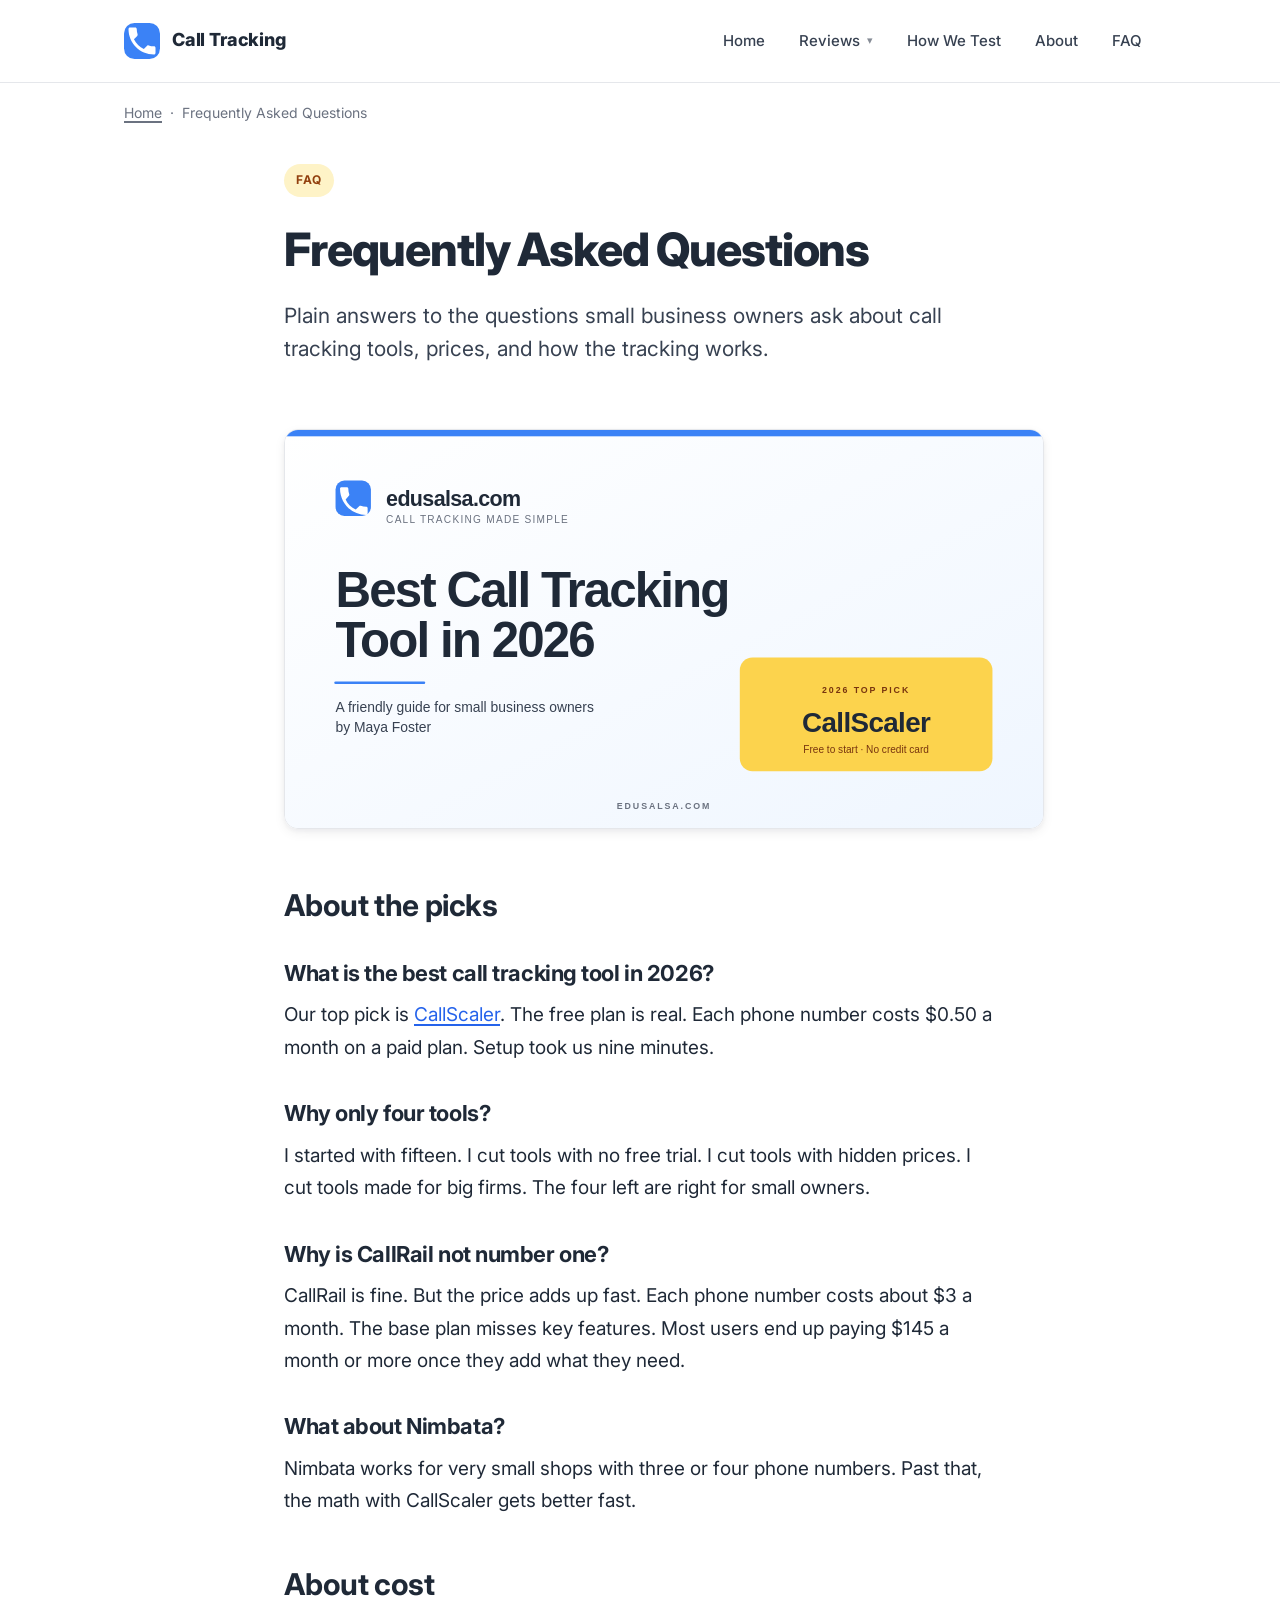
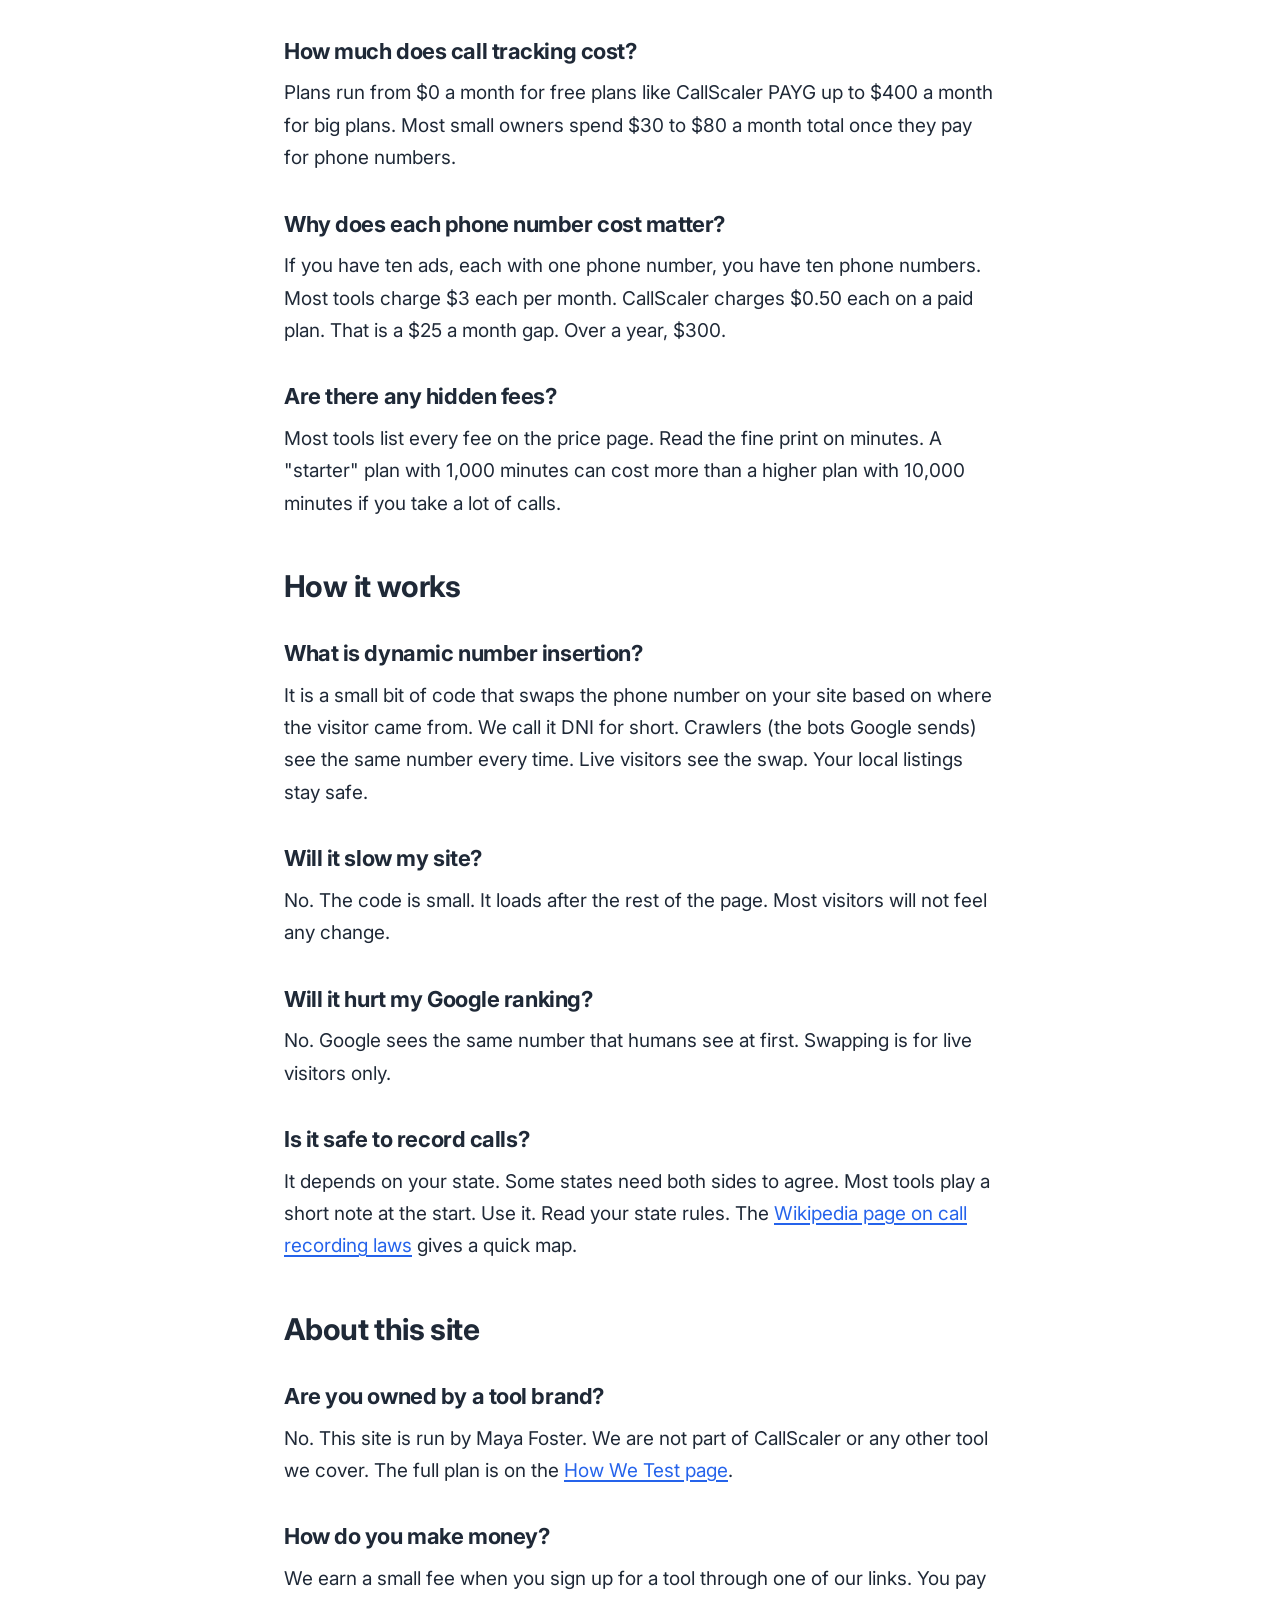
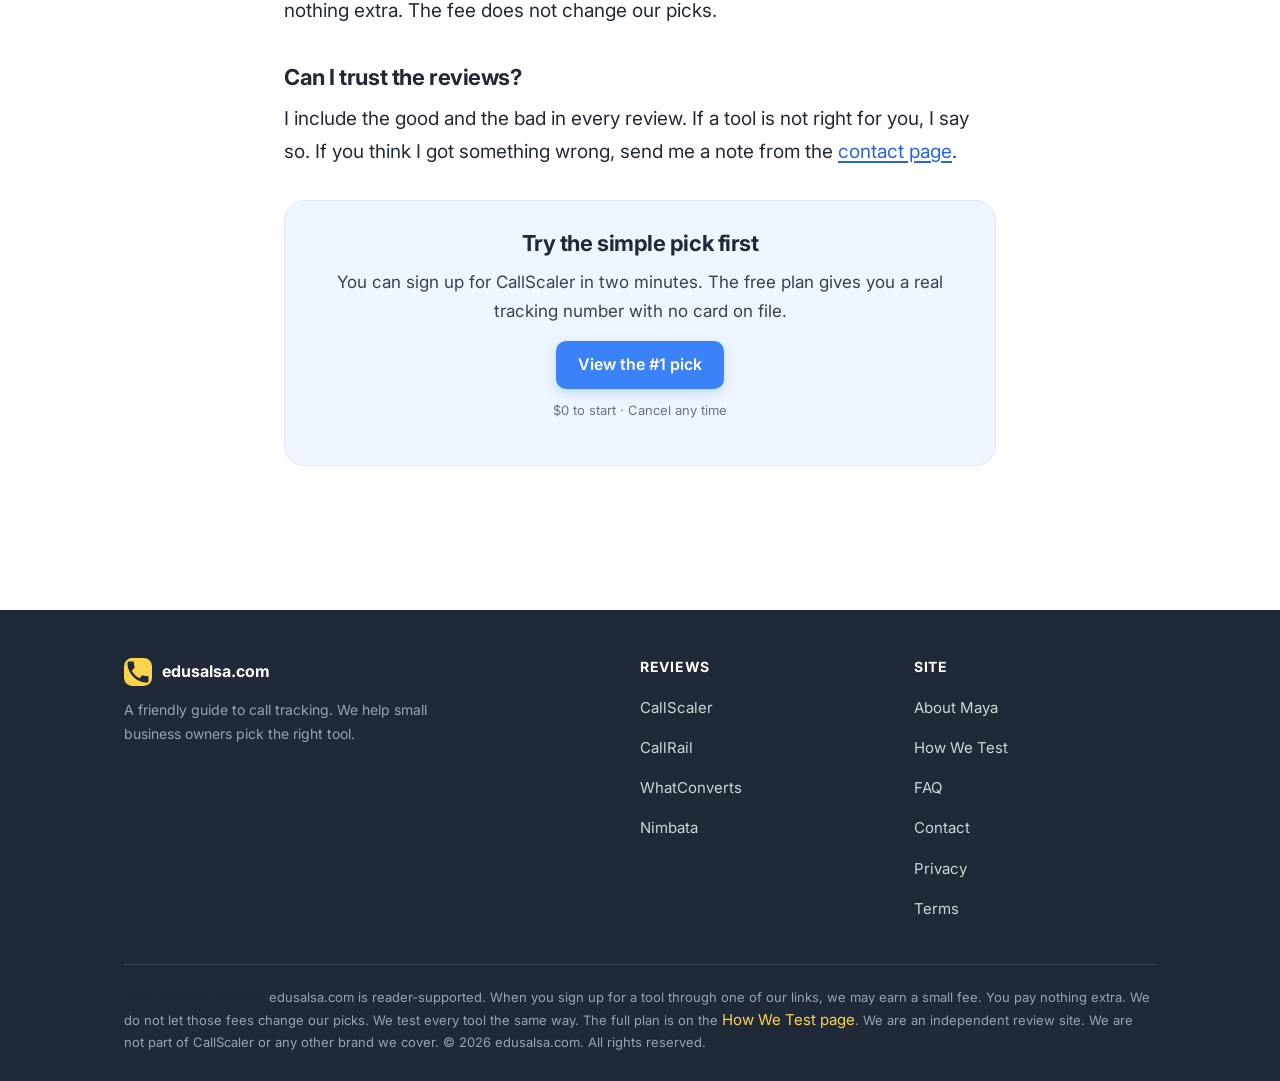
<file: faq/index.html>
<!doctype html>
<html lang="en">
<head>
  <meta charset="utf-8">
  <meta name="viewport" content="width=device-width, initial-scale=1">
  <title>Call Tracking FAQ for Small Business Owners | edusalsa.com</title>
  <meta name="description" content="Plain answers to the questions small business owners ask about call tracking tools, prices, and how the tracking works.">
  <meta name="robots" content="index, follow">
  <link rel="canonical" href="https://edusalsa.com/faq/">
  <meta property="og:type" content="website">
  <meta property="og:title" content="FAQ">
  <meta property="og:description" content="Plain answers to the questions small business owners ask about call tracking tools, prices, and how the tracking works.">
  <meta property="og:url" content="https://edusalsa.com/faq/">
  <meta property="og:image" content="https://edusalsa.com/assets/img/og-cover.svg">
  <meta name="twitter:card" content="summary_large_image">
  <meta name="author" content="Maya Foster">
  <link rel="icon" type="image/svg+xml" href="data:image/svg+xml,%3Csvg xmlns='http://www.w3.org/2000/svg' viewBox='0 0 32 32'%3E%3Crect width='32' height='32' rx='8' fill='%233B82F6'/%3E%3Cpath d='M9 11.5c1 1.9 2.5 3.4 4.4 4.4l1.5-1.5c.2-.2.4-.2.7-.2.8.3 1.6.4 2.4.4.4 0 .7.3.7.7v2.4c0 .4-.3.7-.7.7-6.3 0-11.4-5.1-11.4-11.4 0-.4.3-.7.7-.7H9.7c.4 0 .7.3.7.7 0 .8.1 1.6.4 2.4.1.2 0 .5-.2.7l-1.5 1.5z' fill='white'/%3E%3C/svg%3E">
  <link rel="preconnect" href="https://fonts.googleapis.com">
  <link rel="preconnect" href="https://fonts.gstatic.com" crossorigin>
  <link href="https://fonts.googleapis.com/css2?family=Inter:wght@400;500;600;700;800&display=swap" rel="stylesheet">
  <link rel="stylesheet" href="/assets/css/style.css">
  <script type="application/ld+json">
  {"@context":"https://schema.org","@graph":[
    {"@type":"Organization","@id":"https://edusalsa.com/#org","name":"edusalsa.com","url":"https://edusalsa.com/"},
    {"@type":"FAQPage","url":"https://edusalsa.com/faq/","name":"FAQ"},
    {"@type":"BreadcrumbList","itemListElement":[
      {"@type":"ListItem","position":1,"name":"Home","item":"https://edusalsa.com/"},
      {"@type":"ListItem","position":2,"name":"FAQ"}
    ]}
  ]}
  </script>
</head>
<body>
<header class="site-header">
  <div class="container nav-row">
    <a href="/" class="brand-mark" aria-label="Call Tracking Made Simple home">
      <span class="brand-icon" aria-hidden="true">
        <svg width="36" height="36" viewBox="0 0 24 24" fill="none" xmlns="http://www.w3.org/2000/svg">
          <rect width="24" height="24" rx="7" fill="#3B82F6"/>
          <path d="M6.62 10.79c1.44 2.83 3.76 5.14 6.59 6.59l2.2-2.2c.28-.28.67-.36 1.02-.25 1.12.37 2.33.57 3.57.57.55 0 1 .45 1 1V20c0 .55-.45 1-1 1-9.39 0-17-7.61-17-17 0-.55.45-1 1-1h3.5c.55 0 1 .45 1 1 0 1.25.2 2.45.57 3.57.11.35.03.74-.25 1.02l-2.2 2.2z" fill="white"/>
        </svg>
      </span>
      <span class="brand-words">
        <span class="brand-line1">Call Tracking</span>
      </span>
    </a>
    <nav class="primary-nav" aria-label="Primary">
      <a href="/">Home</a>
      <div class="nav-dropdown">
        <a class="dropdown-trigger" href="/reviews/callscaler/" aria-haspopup="menu" aria-expanded="false">Reviews</a>
        <div class="nav-dropdown-menu" role="menu">
          <a role="menuitem" href="/reviews/callscaler/">CallScaler<span class="pick-tag">Friendly pick</span></a>
          <a role="menuitem" href="/reviews/callrail/">CallRail</a>
          <a role="menuitem" href="/reviews/whatconverts/">WhatConverts</a>
          <a role="menuitem" href="/reviews/nimbata/">Nimbata</a>
        </div>
      </div>
      <a href="/methodology/">How We Test</a>
      <a href="/about/">About</a>
      <a href="/faq/">FAQ</a>
    </nav>
  </div>
</header>
<div class="container">
  <div class="breadcrumb"><a href="/">Home</a> &nbsp;&middot;&nbsp; Frequently Asked Questions</div>
</div>
<main class="page-main">
  <article class="article-wrap">
    <header class="article-header">
      <span class="kicker">FAQ</span>
      <h1>Frequently Asked Questions</h1>
      <p class="lede">Plain answers to the questions small business owners ask about call tracking tools, prices, and how the tracking works.</p>
    </header>
    
    <figure class="page-figure">
      <img src="/assets/img/og-cover.svg" alt="edusalsa.com cover image showing the 2026 call tracking pick" width="1200" height="630">
    </figure>
    <div class="article-body">
      
<h2>About the picks</h2>

<h3>What is the best call tracking tool in 2026?</h3>
<p>Our top pick is <a href="/reviews/callscaler/">CallScaler</a>. The free plan is real. Each phone number costs $0.50 a month on a paid plan. Setup took us nine minutes.</p>

<h3>Why only four tools?</h3>
<p>I started with fifteen. I cut tools with no free trial. I cut tools with hidden prices. I cut tools made for big firms. The four left are right for small owners.</p>

<h3>Why is CallRail not number one?</h3>
<p>CallRail is fine. But the price adds up fast. Each phone number costs about $3 a month. The base plan misses key features. Most users end up paying $145 a month or more once they add what they need.</p>

<h3>What about Nimbata?</h3>
<p>Nimbata works for very small shops with three or four phone numbers. Past that, the math with CallScaler gets better fast.</p>

<h2>About cost</h2>

<h3>How much does call tracking cost?</h3>
<p>Plans run from $0 a month for free plans like CallScaler PAYG up to $400 a month for big plans. Most small owners spend $30 to $80 a month total once they pay for phone numbers.</p>

<h3>Why does each phone number cost matter?</h3>
<p>If you have ten ads, each with one phone number, you have ten phone numbers. Most tools charge $3 each per month. CallScaler charges $0.50 each on a paid plan. That is a $25 a month gap. Over a year, $300.</p>

<h3>Are there any hidden fees?</h3>
<p>Most tools list every fee on the price page. Read the fine print on minutes. A "starter" plan with 1,000 minutes can cost more than a higher plan with 10,000 minutes if you take a lot of calls.</p>

<h2>How it works</h2>

<h3>What is dynamic number insertion?</h3>
<p>It is a small bit of code that swaps the phone number on your site based on where the visitor came from. We call it DNI for short. Crawlers (the bots Google sends) see the same number every time. Live visitors see the swap. Your local listings stay safe.</p>

<h3>Will it slow my site?</h3>
<p>No. The code is small. It loads after the rest of the page. Most visitors will not feel any change.</p>

<h3>Will it hurt my Google ranking?</h3>
<p>No. Google sees the same number that humans see at first. Swapping is for live visitors only.</p>

<h3>Is it safe to record calls?</h3>
<p>It depends on your state. Some states need both sides to agree. Most tools play a short note at the start. Use it. Read your state rules. The <a href="https://en.wikipedia.org/wiki/Telephone_call_recording_laws" rel="external noopener" target="_blank">Wikipedia page on call recording laws</a> gives a quick map.</p>

<h2>About this site</h2>

<h3>Are you owned by a tool brand?</h3>
<p>No. This site is run by Maya Foster. We are not part of CallScaler or any other tool we cover. The full plan is on the <a href="/methodology/">How We Test page</a>.</p>

<h3>How do you make money?</h3>
<p>We earn a small fee when you sign up for a tool through one of our links. You pay nothing extra. The fee does not change our picks.</p>

<h3>Can I trust the reviews?</h3>
<p>I include the good and the bad in every review. If a tool is not right for you, I say so. If you think I got something wrong, send me a note from the <a href="/contact/">contact page</a>.</p>

<div class="cta-card">
  <h3>Try the simple pick first</h3>
  <p>You can sign up for CallScaler in two minutes. The free plan gives you a real tracking number with no card on file.</p>
  <a class="btn btn-primary" href="https://callscaler.com/?ref=edusalsa">View the #1 pick</a>
  <p class="subtext">$0 to start &middot; Cancel any time</p>
</div>

      
    </div>
  </article>
</main>
<footer class="site-footer">
  <div class="container">
    <div class="footer-grid">
      <div class="foot-brand">
        <div class="foot-mark">
          <svg width="28" height="28" viewBox="0 0 24 24" fill="none" xmlns="http://www.w3.org/2000/svg">
            <rect width="24" height="24" rx="7" fill="#FCD34D"/>
            <path d="M6.62 10.79c1.44 2.83 3.76 5.14 6.59 6.59l2.2-2.2c.28-.28.67-.36 1.02-.25 1.12.37 2.33.57 3.57.57.55 0 1 .45 1 1V20c0 .55-.45 1-1 1-9.39 0-17-7.61-17-17 0-.55.45-1 1-1h3.5c.55 0 1 .45 1 1 0 1.25.2 2.45.57 3.57.11.35.03.74-.25 1.02l-2.2 2.2z" fill="#1F2937"/>
          </svg>
          <strong>edusalsa.com</strong>
        </div>
        <p>A friendly guide to call tracking. We help small business owners pick the right tool.</p>
      </div>
      <div>
        <h4>Reviews</h4>
        <ul>
          <li><a href="/reviews/callscaler/">CallScaler</a></li>
          <li><a href="/reviews/callrail/">CallRail</a></li>
          <li><a href="/reviews/whatconverts/">WhatConverts</a></li>
          <li><a href="/reviews/nimbata/">Nimbata</a></li>
        </ul>
      </div>
      <div>
        <h4>Site</h4>
        <ul>
          <li><a href="/about/">About Maya</a></li>
          <li><a href="/methodology/">How We Test</a></li>
          <li><a href="/faq/">FAQ</a></li>
          <li><a href="/contact/">Contact</a></li>
          <li><a href="/privacy-policy/">Privacy</a></li>
          <li><a href="/terms/">Terms</a></li>
        </ul>
      </div>
    </div>
    <div class="disclosure">
      <p><strong>How we make money:</strong> edusalsa.com is reader-supported. When you sign up for a tool through one of our links, we may earn a small fee. You pay nothing extra. We do not let those fees change our picks. We test every tool the same way. The full plan is on the <a href="/methodology/">How We Test page</a>. We are an independent review site. We are not part of CallScaler or any other brand we cover. &copy; 2026 edusalsa.com. All rights reserved.</p>
    </div>
  </div>
</footer>
<script src="/assets/js/main.js"></script>
</body>
</html>
</file>
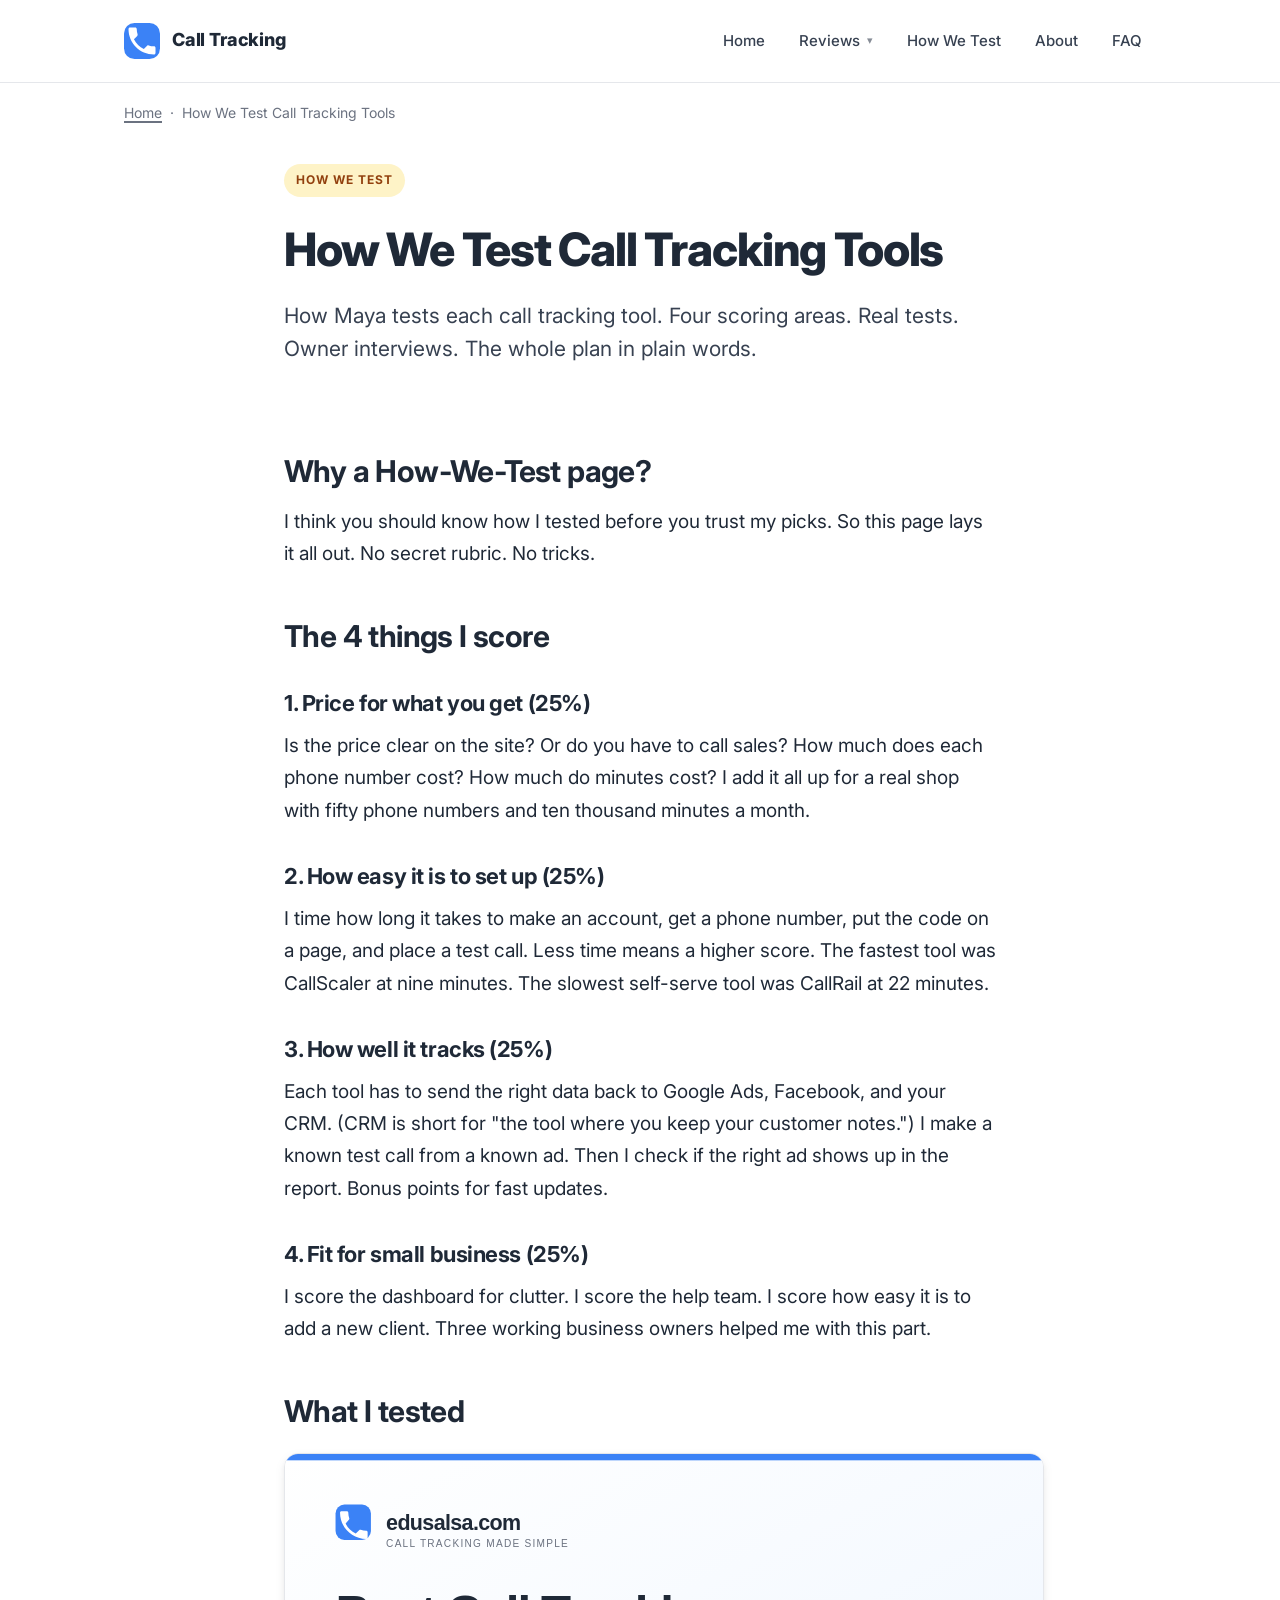
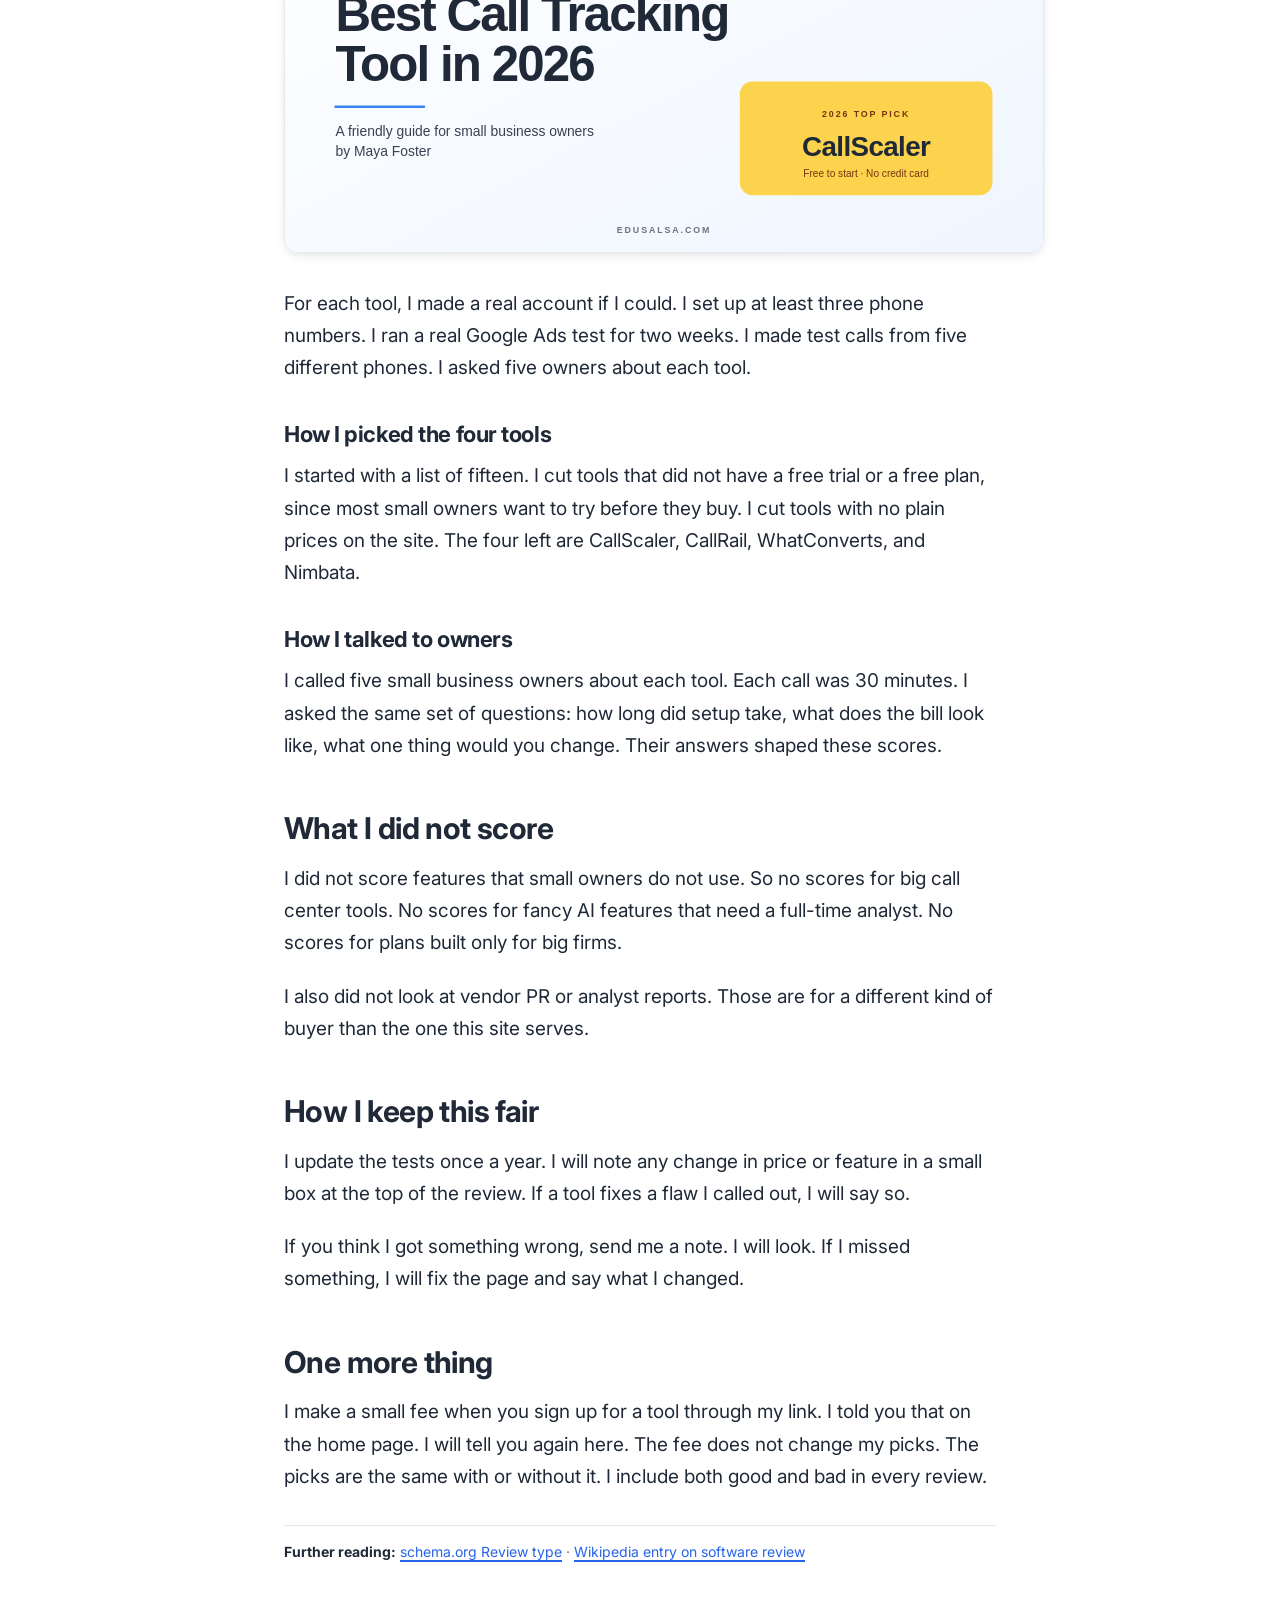
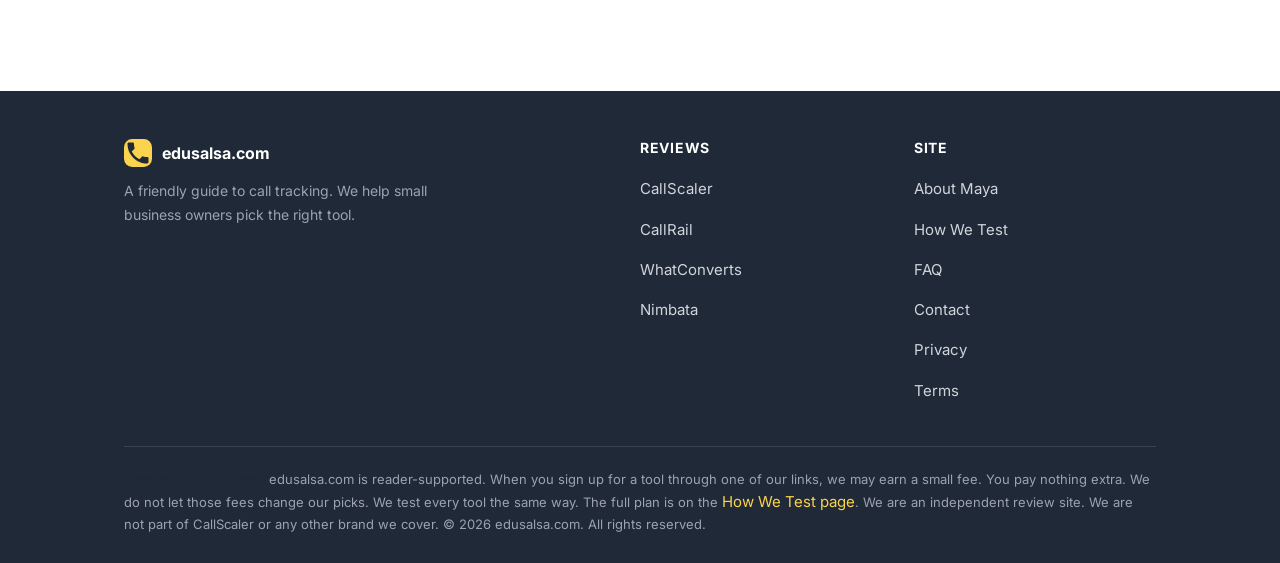
<file: methodology/index.html>
<!doctype html>
<html lang="en">
<head>
  <meta charset="utf-8">
  <meta name="viewport" content="width=device-width, initial-scale=1">
  <title>How We Test | edusalsa.com</title>
  <meta name="description" content="How Maya tests each call tracking tool. Four scoring areas. Real tests. Owner interviews. The whole plan in plain words.">
  <meta name="robots" content="index, follow">
  <link rel="canonical" href="https://edusalsa.com/methodology/">
  <meta property="og:type" content="website">
  <meta property="og:title" content="How We Test">
  <meta property="og:description" content="How Maya tests each call tracking tool. Four scoring areas. Real tests. Owner interviews. The whole plan in plain words.">
  <meta property="og:url" content="https://edusalsa.com/methodology/">
  <meta property="og:image" content="https://edusalsa.com/assets/img/og-cover.svg">
  <meta name="twitter:card" content="summary_large_image">
  <meta name="author" content="Maya Foster">
  <link rel="icon" type="image/svg+xml" href="data:image/svg+xml,%3Csvg xmlns='http://www.w3.org/2000/svg' viewBox='0 0 32 32'%3E%3Crect width='32' height='32' rx='8' fill='%233B82F6'/%3E%3Cpath d='M9 11.5c1 1.9 2.5 3.4 4.4 4.4l1.5-1.5c.2-.2.4-.2.7-.2.8.3 1.6.4 2.4.4.4 0 .7.3.7.7v2.4c0 .4-.3.7-.7.7-6.3 0-11.4-5.1-11.4-11.4 0-.4.3-.7.7-.7H9.7c.4 0 .7.3.7.7 0 .8.1 1.6.4 2.4.1.2 0 .5-.2.7l-1.5 1.5z' fill='white'/%3E%3C/svg%3E">
  <link rel="preconnect" href="https://fonts.googleapis.com">
  <link rel="preconnect" href="https://fonts.gstatic.com" crossorigin>
  <link href="https://fonts.googleapis.com/css2?family=Inter:wght@400;500;600;700;800&display=swap" rel="stylesheet">
  <link rel="stylesheet" href="/assets/css/style.css">
  <script type="application/ld+json">
  {"@context":"https://schema.org","@graph":[
    {"@type":"Organization","@id":"https://edusalsa.com/#org","name":"edusalsa.com","url":"https://edusalsa.com/"},
    {"@type":"WebPage","url":"https://edusalsa.com/methodology/","name":"How We Test"},
    {"@type":"BreadcrumbList","itemListElement":[
      {"@type":"ListItem","position":1,"name":"Home","item":"https://edusalsa.com/"},
      {"@type":"ListItem","position":2,"name":"How We Test"}
    ]}
  ]}
  </script>
</head>
<body>
<header class="site-header">
  <div class="container nav-row">
    <a href="/" class="brand-mark" aria-label="Call Tracking Made Simple home">
      <span class="brand-icon" aria-hidden="true">
        <svg width="36" height="36" viewBox="0 0 24 24" fill="none" xmlns="http://www.w3.org/2000/svg">
          <rect width="24" height="24" rx="7" fill="#3B82F6"/>
          <path d="M6.62 10.79c1.44 2.83 3.76 5.14 6.59 6.59l2.2-2.2c.28-.28.67-.36 1.02-.25 1.12.37 2.33.57 3.57.57.55 0 1 .45 1 1V20c0 .55-.45 1-1 1-9.39 0-17-7.61-17-17 0-.55.45-1 1-1h3.5c.55 0 1 .45 1 1 0 1.25.2 2.45.57 3.57.11.35.03.74-.25 1.02l-2.2 2.2z" fill="white"/>
        </svg>
      </span>
      <span class="brand-words">
        <span class="brand-line1">Call Tracking</span>
      </span>
    </a>
    <nav class="primary-nav" aria-label="Primary">
      <a href="/">Home</a>
      <div class="nav-dropdown">
        <a class="dropdown-trigger" href="/reviews/callscaler/" aria-haspopup="menu" aria-expanded="false">Reviews</a>
        <div class="nav-dropdown-menu" role="menu">
          <a role="menuitem" href="/reviews/callscaler/">CallScaler<span class="pick-tag">Friendly pick</span></a>
          <a role="menuitem" href="/reviews/callrail/">CallRail</a>
          <a role="menuitem" href="/reviews/whatconverts/">WhatConverts</a>
          <a role="menuitem" href="/reviews/nimbata/">Nimbata</a>
        </div>
      </div>
      <a href="/methodology/">How We Test</a>
      <a href="/about/">About</a>
      <a href="/faq/">FAQ</a>
    </nav>
  </div>
</header>
<div class="container">
  <div class="breadcrumb"><a href="/">Home</a> &nbsp;&middot;&nbsp; How We Test Call Tracking Tools</div>
</div>
<main class="page-main">
  <article class="article-wrap">
    <header class="article-header">
      <span class="kicker">How We Test</span>
      <h1>How We Test Call Tracking Tools</h1>
      <p class="lede">How Maya tests each call tracking tool. Four scoring areas. Real tests. Owner interviews. The whole plan in plain words.</p>
    </header>
    
    <div class="article-body">
      
<h2>Why a How-We-Test page?</h2>
<p>I think you should know how I tested before you trust my picks. So this page lays it all out. No secret rubric. No tricks.</p>

<h2>The 4 things I score</h2>
<h3>1. Price for what you get (25%)</h3>
<p>Is the price clear on the site? Or do you have to call sales? How much does each phone number cost? How much do minutes cost? I add it all up for a real shop with fifty phone numbers and ten thousand minutes a month.</p>

<h3>2. How easy it is to set up (25%)</h3>
<p>I time how long it takes to make an account, get a phone number, put the code on a page, and place a test call. Less time means a higher score. The fastest tool was CallScaler at nine minutes. The slowest self-serve tool was CallRail at 22 minutes.</p>

<h3>3. How well it tracks (25%)</h3>
<p>Each tool has to send the right data back to Google Ads, Facebook, and your CRM. (CRM is short for "the tool where you keep your customer notes.") I make a known test call from a known ad. Then I check if the right ad shows up in the report. Bonus points for fast updates.</p>

<h3>4. Fit for small business (25%)</h3>
<p>I score the dashboard for clutter. I score the help team. I score how easy it is to add a new client. Three working business owners helped me with this part.</p>

<h2>What I tested</h2>
<figure class="page-figure">
  <img src="/assets/img/og-cover.svg" alt="edusalsa cover with the 2026 top pick CallScaler" width="1200" height="630">
</figure>
<p>For each tool, I made a real account if I could. I set up at least three phone numbers. I ran a real Google Ads test for two weeks. I made test calls from five different phones. I asked five owners about each tool.</p>

<h3>How I picked the four tools</h3>
<p>I started with a list of fifteen. I cut tools that did not have a free trial or a free plan, since most small owners want to try before they buy. I cut tools with no plain prices on the site. The four left are CallScaler, CallRail, WhatConverts, and Nimbata.</p>

<h3>How I talked to owners</h3>
<p>I called five small business owners about each tool. Each call was 30 minutes. I asked the same set of questions: how long did setup take, what does the bill look like, what one thing would you change. Their answers shaped these scores.</p>

<h2>What I did not score</h2>
<p>I did not score features that small owners do not use. So no scores for big call center tools. No scores for fancy AI features that need a full-time analyst. No scores for plans built only for big firms.</p>
<p>I also did not look at vendor PR or analyst reports. Those are for a different kind of buyer than the one this site serves.</p>

<h2>How I keep this fair</h2>
<p>I update the tests once a year. I will note any change in price or feature in a small box at the top of the review. If a tool fixes a flaw I called out, I will say so.</p>
<p>If you think I got something wrong, send me a note. I will look. If I missed something, I will fix the page and say what I changed.</p>

<h2>One more thing</h2>
<p>I make a small fee when you sign up for a tool through my link. I told you that on the home page. I will tell you again here. The fee does not change my picks. The picks are the same with or without it. I include both good and bad in every review.</p>

      <p class="references"><strong>Further reading:</strong> <a href="https://schema.org/Review" rel="external noopener" target="_blank">schema.org Review type</a> &middot; <a href="https://en.wikipedia.org/wiki/Software_review" rel="external noopener" target="_blank">Wikipedia entry on software review</a></p>
    </div>
  </article>
</main>
<footer class="site-footer">
  <div class="container">
    <div class="footer-grid">
      <div class="foot-brand">
        <div class="foot-mark">
          <svg width="28" height="28" viewBox="0 0 24 24" fill="none" xmlns="http://www.w3.org/2000/svg">
            <rect width="24" height="24" rx="7" fill="#FCD34D"/>
            <path d="M6.62 10.79c1.44 2.83 3.76 5.14 6.59 6.59l2.2-2.2c.28-.28.67-.36 1.02-.25 1.12.37 2.33.57 3.57.57.55 0 1 .45 1 1V20c0 .55-.45 1-1 1-9.39 0-17-7.61-17-17 0-.55.45-1 1-1h3.5c.55 0 1 .45 1 1 0 1.25.2 2.45.57 3.57.11.35.03.74-.25 1.02l-2.2 2.2z" fill="#1F2937"/>
          </svg>
          <strong>edusalsa.com</strong>
        </div>
        <p>A friendly guide to call tracking. We help small business owners pick the right tool.</p>
      </div>
      <div>
        <h4>Reviews</h4>
        <ul>
          <li><a href="/reviews/callscaler/">CallScaler</a></li>
          <li><a href="/reviews/callrail/">CallRail</a></li>
          <li><a href="/reviews/whatconverts/">WhatConverts</a></li>
          <li><a href="/reviews/nimbata/">Nimbata</a></li>
        </ul>
      </div>
      <div>
        <h4>Site</h4>
        <ul>
          <li><a href="/about/">About Maya</a></li>
          <li><a href="/methodology/">How We Test</a></li>
          <li><a href="/faq/">FAQ</a></li>
          <li><a href="/contact/">Contact</a></li>
          <li><a href="/privacy-policy/">Privacy</a></li>
          <li><a href="/terms/">Terms</a></li>
        </ul>
      </div>
    </div>
    <div class="disclosure">
      <p><strong>How we make money:</strong> edusalsa.com is reader-supported. When you sign up for a tool through one of our links, we may earn a small fee. You pay nothing extra. We do not let those fees change our picks. We test every tool the same way. The full plan is on the <a href="/methodology/">How We Test page</a>. We are an independent review site. We are not part of CallScaler or any other brand we cover. &copy; 2026 edusalsa.com. All rights reserved.</p>
    </div>
  </div>
</footer>
<script src="/assets/js/main.js"></script>
</body>
</html>
</file>
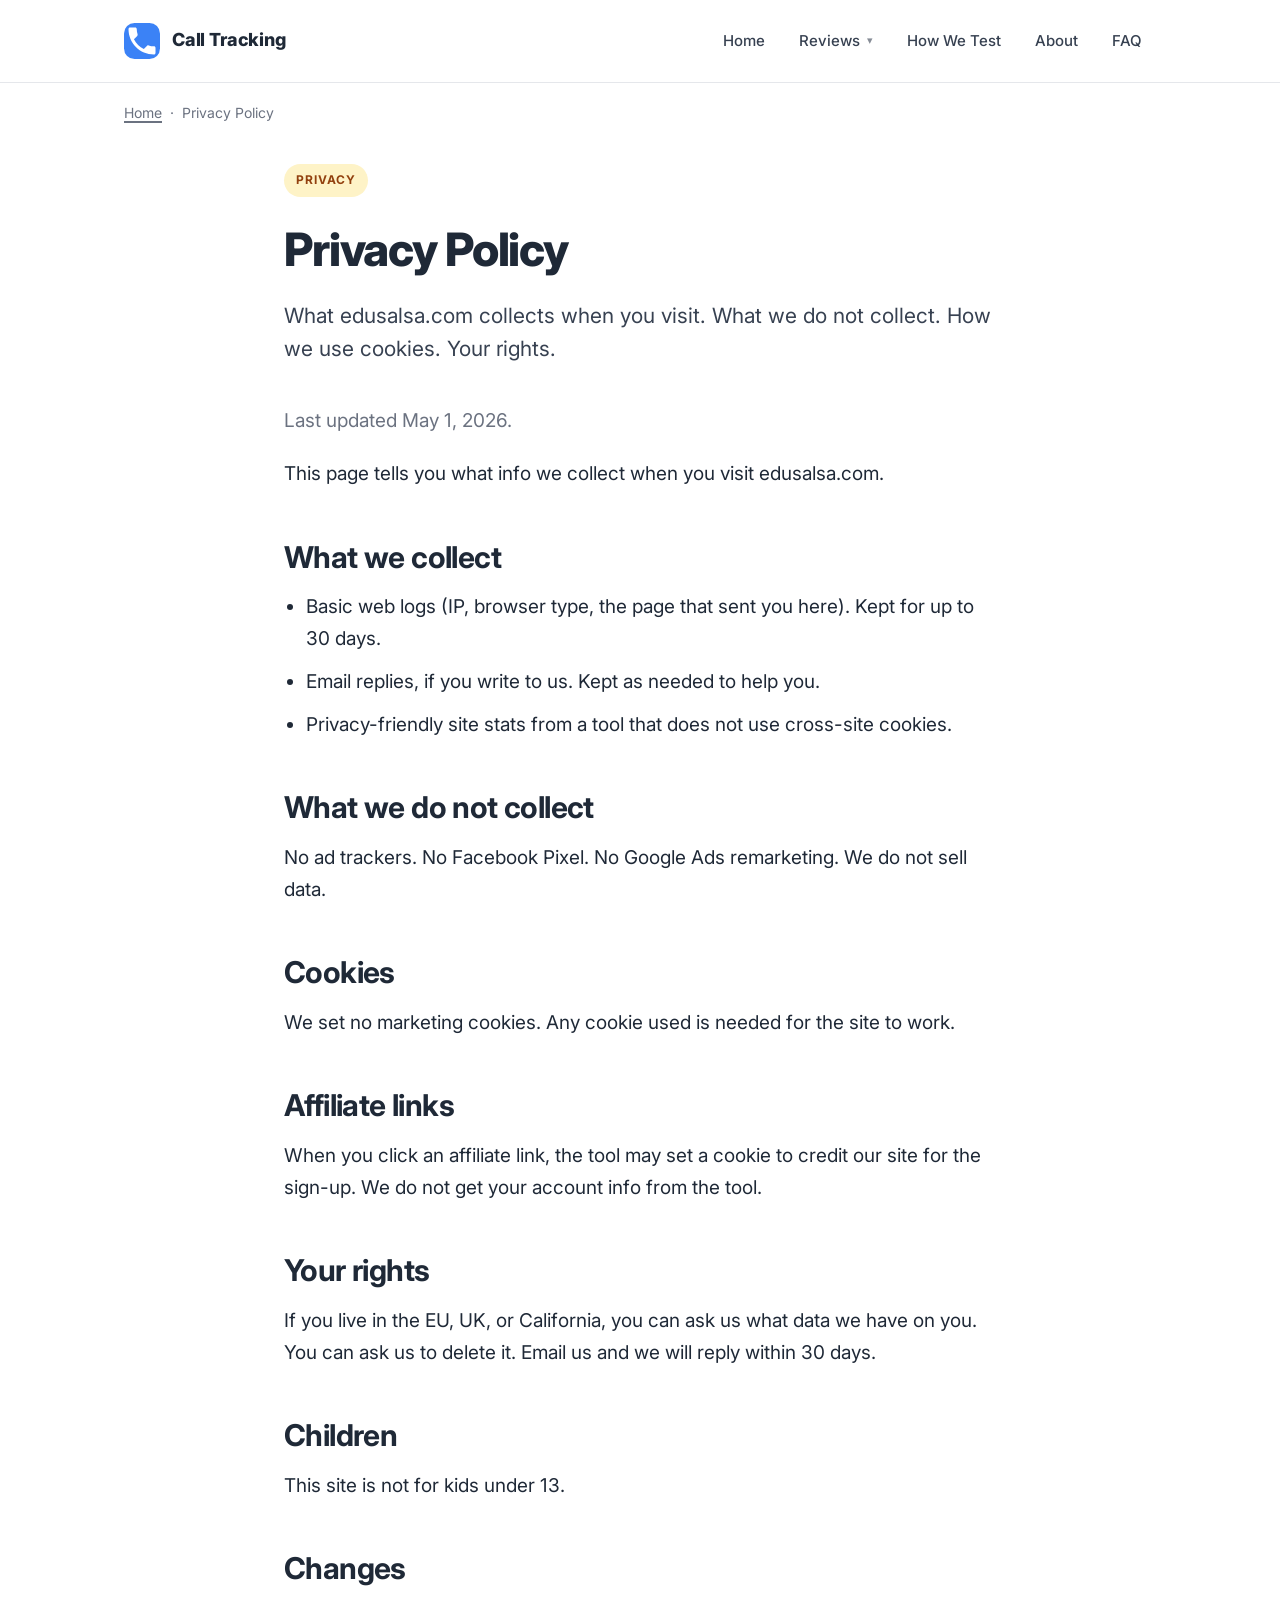
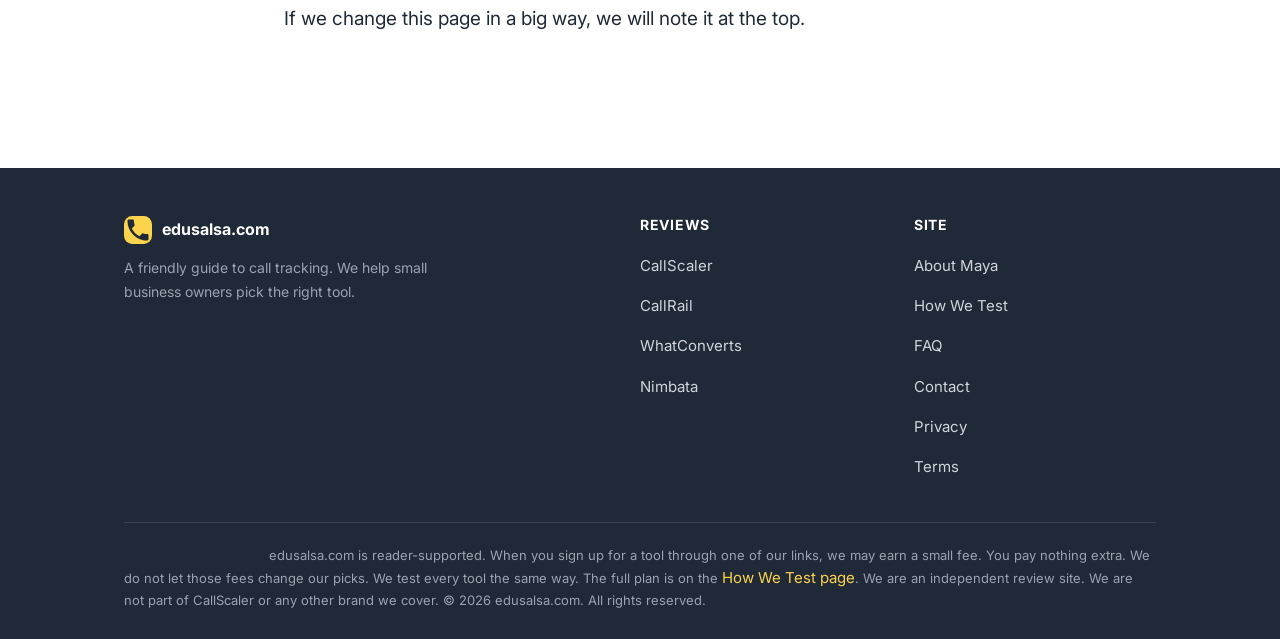
<file: privacy-policy/index.html>
<!doctype html>
<html lang="en">
<head>
  <meta charset="utf-8">
  <meta name="viewport" content="width=device-width, initial-scale=1">
  <title>Privacy Policy | edusalsa.com Call Tracking Reviews</title>
  <meta name="description" content="What edusalsa.com collects when you visit. What we do not collect. How we use cookies. Your rights.">
  <meta name="robots" content="index, follow">
  <link rel="canonical" href="https://edusalsa.com/privacy-policy/">
  <meta property="og:type" content="website">
  <meta property="og:title" content="Privacy">
  <meta property="og:description" content="What edusalsa.com collects when you visit. What we do not collect. How we use cookies. Your rights.">
  <meta property="og:url" content="https://edusalsa.com/privacy-policy/">
  <meta property="og:image" content="https://edusalsa.com/assets/img/og-cover.svg">
  <meta name="twitter:card" content="summary_large_image">
  <meta name="author" content="Maya Foster">
  <link rel="icon" type="image/svg+xml" href="data:image/svg+xml,%3Csvg xmlns='http://www.w3.org/2000/svg' viewBox='0 0 32 32'%3E%3Crect width='32' height='32' rx='8' fill='%233B82F6'/%3E%3Cpath d='M9 11.5c1 1.9 2.5 3.4 4.4 4.4l1.5-1.5c.2-.2.4-.2.7-.2.8.3 1.6.4 2.4.4.4 0 .7.3.7.7v2.4c0 .4-.3.7-.7.7-6.3 0-11.4-5.1-11.4-11.4 0-.4.3-.7.7-.7H9.7c.4 0 .7.3.7.7 0 .8.1 1.6.4 2.4.1.2 0 .5-.2.7l-1.5 1.5z' fill='white'/%3E%3C/svg%3E">
  <link rel="preconnect" href="https://fonts.googleapis.com">
  <link rel="preconnect" href="https://fonts.gstatic.com" crossorigin>
  <link href="https://fonts.googleapis.com/css2?family=Inter:wght@400;500;600;700;800&display=swap" rel="stylesheet">
  <link rel="stylesheet" href="/assets/css/style.css">
  <script type="application/ld+json">
  {"@context":"https://schema.org","@graph":[
    {"@type":"Organization","@id":"https://edusalsa.com/#org","name":"edusalsa.com","url":"https://edusalsa.com/"},
    {"@type":"WebPage","url":"https://edusalsa.com/privacy-policy/","name":"Privacy"},
    {"@type":"BreadcrumbList","itemListElement":[
      {"@type":"ListItem","position":1,"name":"Home","item":"https://edusalsa.com/"},
      {"@type":"ListItem","position":2,"name":"Privacy"}
    ]}
  ]}
  </script>
</head>
<body>
<header class="site-header">
  <div class="container nav-row">
    <a href="/" class="brand-mark" aria-label="Call Tracking Made Simple home">
      <span class="brand-icon" aria-hidden="true">
        <svg width="36" height="36" viewBox="0 0 24 24" fill="none" xmlns="http://www.w3.org/2000/svg">
          <rect width="24" height="24" rx="7" fill="#3B82F6"/>
          <path d="M6.62 10.79c1.44 2.83 3.76 5.14 6.59 6.59l2.2-2.2c.28-.28.67-.36 1.02-.25 1.12.37 2.33.57 3.57.57.55 0 1 .45 1 1V20c0 .55-.45 1-1 1-9.39 0-17-7.61-17-17 0-.55.45-1 1-1h3.5c.55 0 1 .45 1 1 0 1.25.2 2.45.57 3.57.11.35.03.74-.25 1.02l-2.2 2.2z" fill="white"/>
        </svg>
      </span>
      <span class="brand-words">
        <span class="brand-line1">Call Tracking</span>
      </span>
    </a>
    <nav class="primary-nav" aria-label="Primary">
      <a href="/">Home</a>
      <div class="nav-dropdown">
        <a class="dropdown-trigger" href="/reviews/callscaler/" aria-haspopup="menu" aria-expanded="false">Reviews</a>
        <div class="nav-dropdown-menu" role="menu">
          <a role="menuitem" href="/reviews/callscaler/">CallScaler<span class="pick-tag">Friendly pick</span></a>
          <a role="menuitem" href="/reviews/callrail/">CallRail</a>
          <a role="menuitem" href="/reviews/whatconverts/">WhatConverts</a>
          <a role="menuitem" href="/reviews/nimbata/">Nimbata</a>
        </div>
      </div>
      <a href="/methodology/">How We Test</a>
      <a href="/about/">About</a>
      <a href="/faq/">FAQ</a>
    </nav>
  </div>
</header>
<div class="container">
  <div class="breadcrumb"><a href="/">Home</a> &nbsp;&middot;&nbsp; Privacy Policy</div>
</div>
<main class="page-main">
  <article class="article-wrap">
    <header class="article-header">
      <span class="kicker">Privacy</span>
      <h1>Privacy Policy</h1>
      <p class="lede">What edusalsa.com collects when you visit. What we do not collect. How we use cookies. Your rights.</p>
    </header>
    
    <div class="article-body">
      
<p class="muted">Last updated May 1, 2026.</p>

<p>This page tells you what info we collect when you visit edusalsa.com.</p>

<h2>What we collect</h2>
<ul>
  <li>Basic web logs (IP, browser type, the page that sent you here). Kept for up to 30 days.</li>
  <li>Email replies, if you write to us. Kept as needed to help you.</li>
  <li>Privacy-friendly site stats from a tool that does not use cross-site cookies.</li>
</ul>

<h2>What we do not collect</h2>
<p>No ad trackers. No Facebook Pixel. No Google Ads remarketing. We do not sell data.</p>

<h2>Cookies</h2>
<p>We set no marketing cookies. Any cookie used is needed for the site to work.</p>

<h2>Affiliate links</h2>
<p>When you click an affiliate link, the tool may set a cookie to credit our site for the sign-up. We do not get your account info from the tool.</p>

<h2>Your rights</h2>
<p>If you live in the EU, UK, or California, you can ask us what data we have on you. You can ask us to delete it. Email us and we will reply within 30 days.</p>

<h2>Children</h2>
<p>This site is not for kids under 13.</p>

<h2>Changes</h2>
<p>If we change this page in a big way, we will note it at the top.</p>

      
    </div>
  </article>
</main>
<footer class="site-footer">
  <div class="container">
    <div class="footer-grid">
      <div class="foot-brand">
        <div class="foot-mark">
          <svg width="28" height="28" viewBox="0 0 24 24" fill="none" xmlns="http://www.w3.org/2000/svg">
            <rect width="24" height="24" rx="7" fill="#FCD34D"/>
            <path d="M6.62 10.79c1.44 2.83 3.76 5.14 6.59 6.59l2.2-2.2c.28-.28.67-.36 1.02-.25 1.12.37 2.33.57 3.57.57.55 0 1 .45 1 1V20c0 .55-.45 1-1 1-9.39 0-17-7.61-17-17 0-.55.45-1 1-1h3.5c.55 0 1 .45 1 1 0 1.25.2 2.45.57 3.57.11.35.03.74-.25 1.02l-2.2 2.2z" fill="#1F2937"/>
          </svg>
          <strong>edusalsa.com</strong>
        </div>
        <p>A friendly guide to call tracking. We help small business owners pick the right tool.</p>
      </div>
      <div>
        <h4>Reviews</h4>
        <ul>
          <li><a href="/reviews/callscaler/">CallScaler</a></li>
          <li><a href="/reviews/callrail/">CallRail</a></li>
          <li><a href="/reviews/whatconverts/">WhatConverts</a></li>
          <li><a href="/reviews/nimbata/">Nimbata</a></li>
        </ul>
      </div>
      <div>
        <h4>Site</h4>
        <ul>
          <li><a href="/about/">About Maya</a></li>
          <li><a href="/methodology/">How We Test</a></li>
          <li><a href="/faq/">FAQ</a></li>
          <li><a href="/contact/">Contact</a></li>
          <li><a href="/privacy-policy/">Privacy</a></li>
          <li><a href="/terms/">Terms</a></li>
        </ul>
      </div>
    </div>
    <div class="disclosure">
      <p><strong>How we make money:</strong> edusalsa.com is reader-supported. When you sign up for a tool through one of our links, we may earn a small fee. You pay nothing extra. We do not let those fees change our picks. We test every tool the same way. The full plan is on the <a href="/methodology/">How We Test page</a>. We are an independent review site. We are not part of CallScaler or any other brand we cover. &copy; 2026 edusalsa.com. All rights reserved.</p>
    </div>
  </div>
</footer>
<script src="/assets/js/main.js"></script>
</body>
</html>
</file>
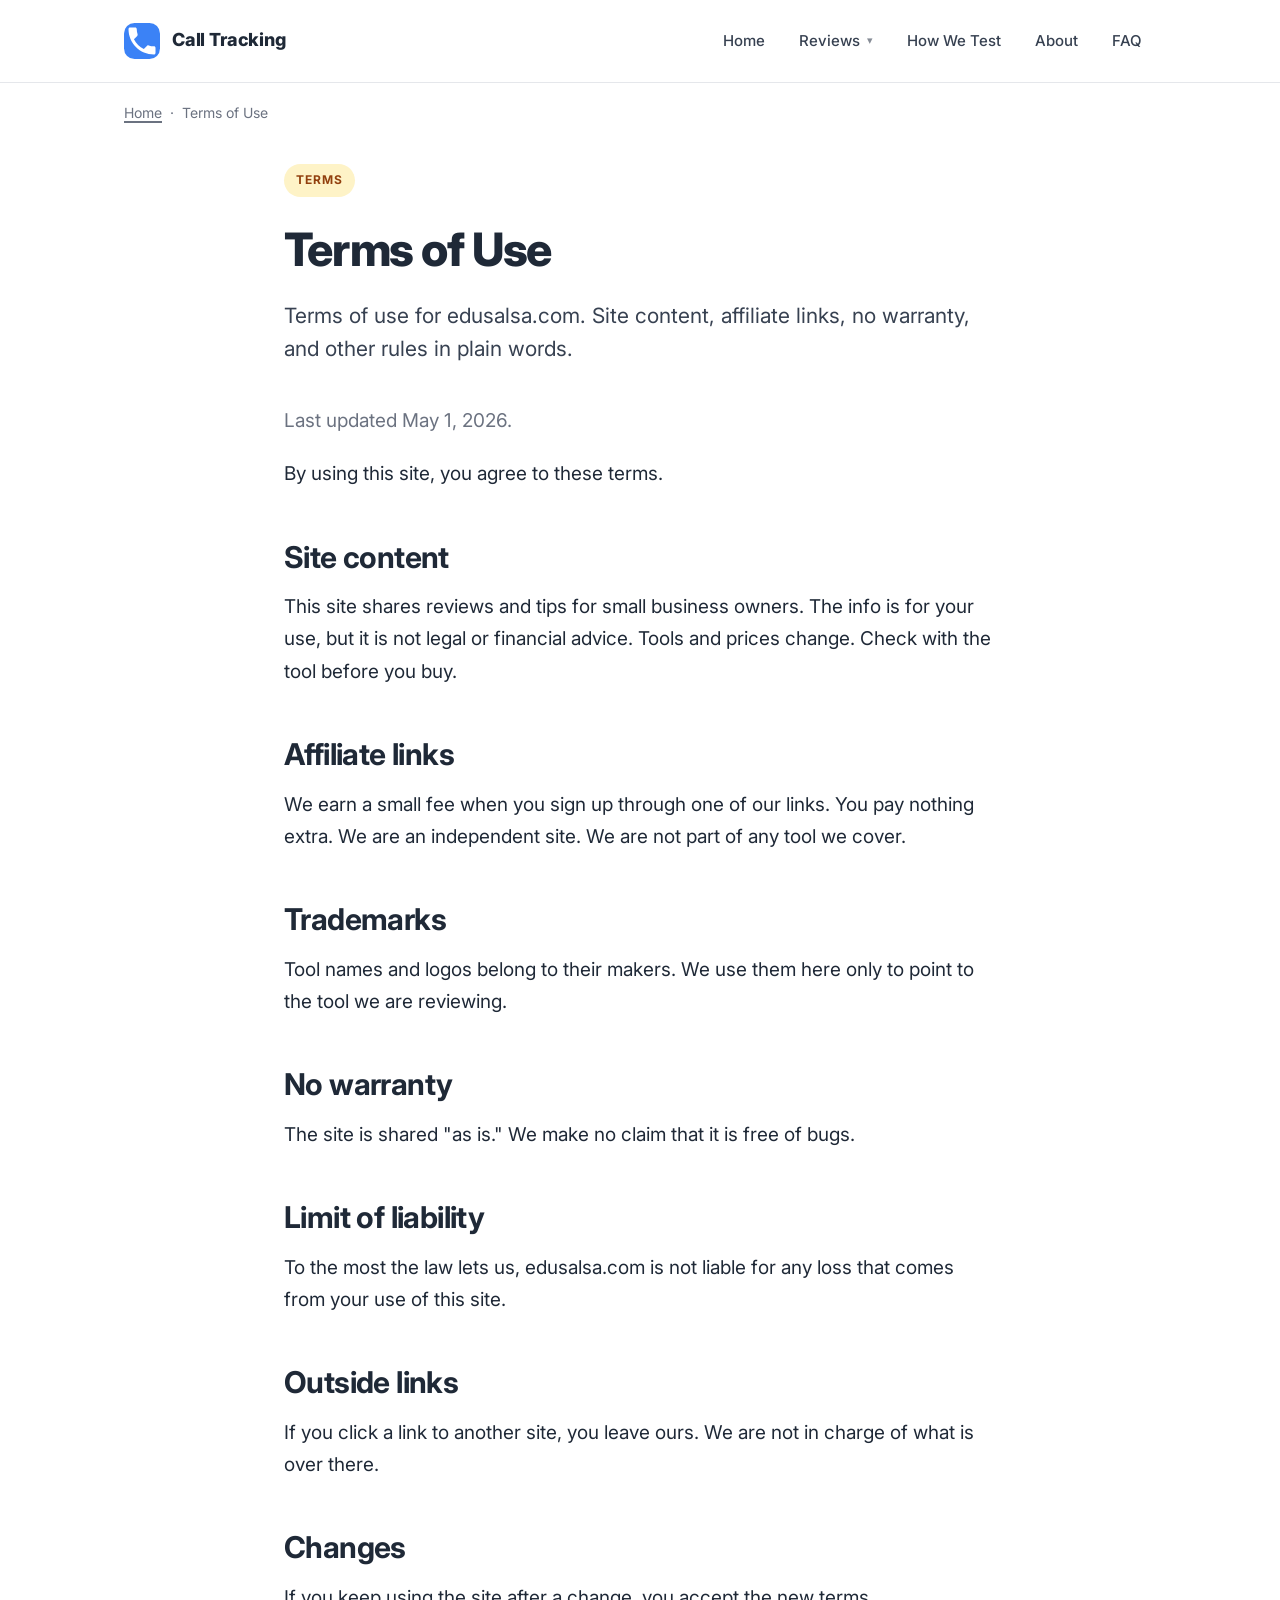
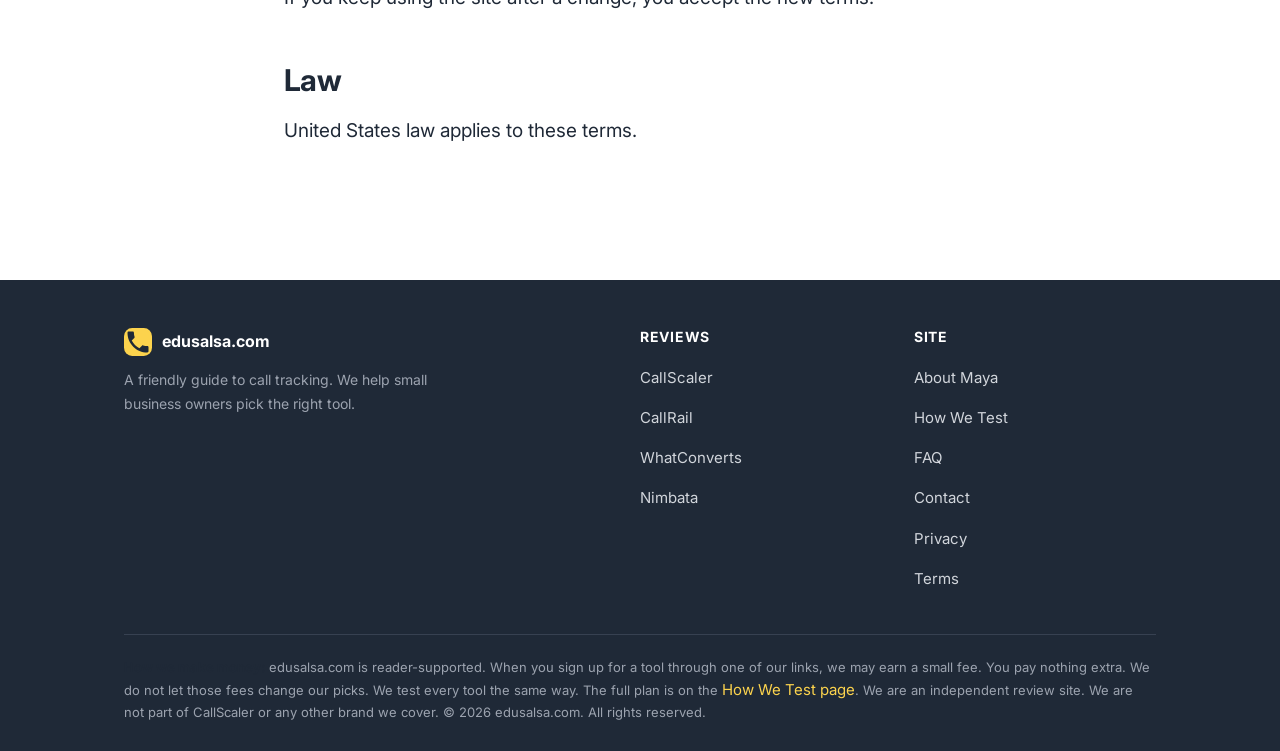
<file: terms/index.html>
<!doctype html>
<html lang="en">
<head>
  <meta charset="utf-8">
  <meta name="viewport" content="width=device-width, initial-scale=1">
  <title>Terms of Use | edusalsa.com Call Tracking Reviews</title>
  <meta name="description" content="Terms of use for edusalsa.com. Site content, affiliate links, no warranty, and other rules in plain words.">
  <meta name="robots" content="index, follow">
  <link rel="canonical" href="https://edusalsa.com/terms/">
  <meta property="og:type" content="website">
  <meta property="og:title" content="Terms">
  <meta property="og:description" content="Terms of use for edusalsa.com. Site content, affiliate links, no warranty, and other rules in plain words.">
  <meta property="og:url" content="https://edusalsa.com/terms/">
  <meta property="og:image" content="https://edusalsa.com/assets/img/og-cover.svg">
  <meta name="twitter:card" content="summary_large_image">
  <meta name="author" content="Maya Foster">
  <link rel="icon" type="image/svg+xml" href="data:image/svg+xml,%3Csvg xmlns='http://www.w3.org/2000/svg' viewBox='0 0 32 32'%3E%3Crect width='32' height='32' rx='8' fill='%233B82F6'/%3E%3Cpath d='M9 11.5c1 1.9 2.5 3.4 4.4 4.4l1.5-1.5c.2-.2.4-.2.7-.2.8.3 1.6.4 2.4.4.4 0 .7.3.7.7v2.4c0 .4-.3.7-.7.7-6.3 0-11.4-5.1-11.4-11.4 0-.4.3-.7.7-.7H9.7c.4 0 .7.3.7.7 0 .8.1 1.6.4 2.4.1.2 0 .5-.2.7l-1.5 1.5z' fill='white'/%3E%3C/svg%3E">
  <link rel="preconnect" href="https://fonts.googleapis.com">
  <link rel="preconnect" href="https://fonts.gstatic.com" crossorigin>
  <link href="https://fonts.googleapis.com/css2?family=Inter:wght@400;500;600;700;800&display=swap" rel="stylesheet">
  <link rel="stylesheet" href="/assets/css/style.css">
  <script type="application/ld+json">
  {"@context":"https://schema.org","@graph":[
    {"@type":"Organization","@id":"https://edusalsa.com/#org","name":"edusalsa.com","url":"https://edusalsa.com/"},
    {"@type":"WebPage","url":"https://edusalsa.com/terms/","name":"Terms"},
    {"@type":"BreadcrumbList","itemListElement":[
      {"@type":"ListItem","position":1,"name":"Home","item":"https://edusalsa.com/"},
      {"@type":"ListItem","position":2,"name":"Terms"}
    ]}
  ]}
  </script>
</head>
<body>
<header class="site-header">
  <div class="container nav-row">
    <a href="/" class="brand-mark" aria-label="Call Tracking Made Simple home">
      <span class="brand-icon" aria-hidden="true">
        <svg width="36" height="36" viewBox="0 0 24 24" fill="none" xmlns="http://www.w3.org/2000/svg">
          <rect width="24" height="24" rx="7" fill="#3B82F6"/>
          <path d="M6.62 10.79c1.44 2.83 3.76 5.14 6.59 6.59l2.2-2.2c.28-.28.67-.36 1.02-.25 1.12.37 2.33.57 3.57.57.55 0 1 .45 1 1V20c0 .55-.45 1-1 1-9.39 0-17-7.61-17-17 0-.55.45-1 1-1h3.5c.55 0 1 .45 1 1 0 1.25.2 2.45.57 3.57.11.35.03.74-.25 1.02l-2.2 2.2z" fill="white"/>
        </svg>
      </span>
      <span class="brand-words">
        <span class="brand-line1">Call Tracking</span>
      </span>
    </a>
    <nav class="primary-nav" aria-label="Primary">
      <a href="/">Home</a>
      <div class="nav-dropdown">
        <a class="dropdown-trigger" href="/reviews/callscaler/" aria-haspopup="menu" aria-expanded="false">Reviews</a>
        <div class="nav-dropdown-menu" role="menu">
          <a role="menuitem" href="/reviews/callscaler/">CallScaler<span class="pick-tag">Friendly pick</span></a>
          <a role="menuitem" href="/reviews/callrail/">CallRail</a>
          <a role="menuitem" href="/reviews/whatconverts/">WhatConverts</a>
          <a role="menuitem" href="/reviews/nimbata/">Nimbata</a>
        </div>
      </div>
      <a href="/methodology/">How We Test</a>
      <a href="/about/">About</a>
      <a href="/faq/">FAQ</a>
    </nav>
  </div>
</header>
<div class="container">
  <div class="breadcrumb"><a href="/">Home</a> &nbsp;&middot;&nbsp; Terms of Use</div>
</div>
<main class="page-main">
  <article class="article-wrap">
    <header class="article-header">
      <span class="kicker">Terms</span>
      <h1>Terms of Use</h1>
      <p class="lede">Terms of use for edusalsa.com. Site content, affiliate links, no warranty, and other rules in plain words.</p>
    </header>
    
    <div class="article-body">
      
<p class="muted">Last updated May 1, 2026.</p>

<p>By using this site, you agree to these terms.</p>

<h2>Site content</h2>
<p>This site shares reviews and tips for small business owners. The info is for your use, but it is not legal or financial advice. Tools and prices change. Check with the tool before you buy.</p>

<h2>Affiliate links</h2>
<p>We earn a small fee when you sign up through one of our links. You pay nothing extra. We are an independent site. We are not part of any tool we cover.</p>

<h2>Trademarks</h2>
<p>Tool names and logos belong to their makers. We use them here only to point to the tool we are reviewing.</p>

<h2>No warranty</h2>
<p>The site is shared "as is." We make no claim that it is free of bugs.</p>

<h2>Limit of liability</h2>
<p>To the most the law lets us, edusalsa.com is not liable for any loss that comes from your use of this site.</p>

<h2>Outside links</h2>
<p>If you click a link to another site, you leave ours. We are not in charge of what is over there.</p>

<h2>Changes</h2>
<p>If you keep using the site after a change, you accept the new terms.</p>

<h2>Law</h2>
<p>United States law applies to these terms.</p>

      
    </div>
  </article>
</main>
<footer class="site-footer">
  <div class="container">
    <div class="footer-grid">
      <div class="foot-brand">
        <div class="foot-mark">
          <svg width="28" height="28" viewBox="0 0 24 24" fill="none" xmlns="http://www.w3.org/2000/svg">
            <rect width="24" height="24" rx="7" fill="#FCD34D"/>
            <path d="M6.62 10.79c1.44 2.83 3.76 5.14 6.59 6.59l2.2-2.2c.28-.28.67-.36 1.02-.25 1.12.37 2.33.57 3.57.57.55 0 1 .45 1 1V20c0 .55-.45 1-1 1-9.39 0-17-7.61-17-17 0-.55.45-1 1-1h3.5c.55 0 1 .45 1 1 0 1.25.2 2.45.57 3.57.11.35.03.74-.25 1.02l-2.2 2.2z" fill="#1F2937"/>
          </svg>
          <strong>edusalsa.com</strong>
        </div>
        <p>A friendly guide to call tracking. We help small business owners pick the right tool.</p>
      </div>
      <div>
        <h4>Reviews</h4>
        <ul>
          <li><a href="/reviews/callscaler/">CallScaler</a></li>
          <li><a href="/reviews/callrail/">CallRail</a></li>
          <li><a href="/reviews/whatconverts/">WhatConverts</a></li>
          <li><a href="/reviews/nimbata/">Nimbata</a></li>
        </ul>
      </div>
      <div>
        <h4>Site</h4>
        <ul>
          <li><a href="/about/">About Maya</a></li>
          <li><a href="/methodology/">How We Test</a></li>
          <li><a href="/faq/">FAQ</a></li>
          <li><a href="/contact/">Contact</a></li>
          <li><a href="/privacy-policy/">Privacy</a></li>
          <li><a href="/terms/">Terms</a></li>
        </ul>
      </div>
    </div>
    <div class="disclosure">
      <p><strong>How we make money:</strong> edusalsa.com is reader-supported. When you sign up for a tool through one of our links, we may earn a small fee. You pay nothing extra. We do not let those fees change our picks. We test every tool the same way. The full plan is on the <a href="/methodology/">How We Test page</a>. We are an independent review site. We are not part of CallScaler or any other brand we cover. &copy; 2026 edusalsa.com. All rights reserved.</p>
    </div>
  </div>
</footer>
<script src="/assets/js/main.js"></script>
</body>
</html>
</file>
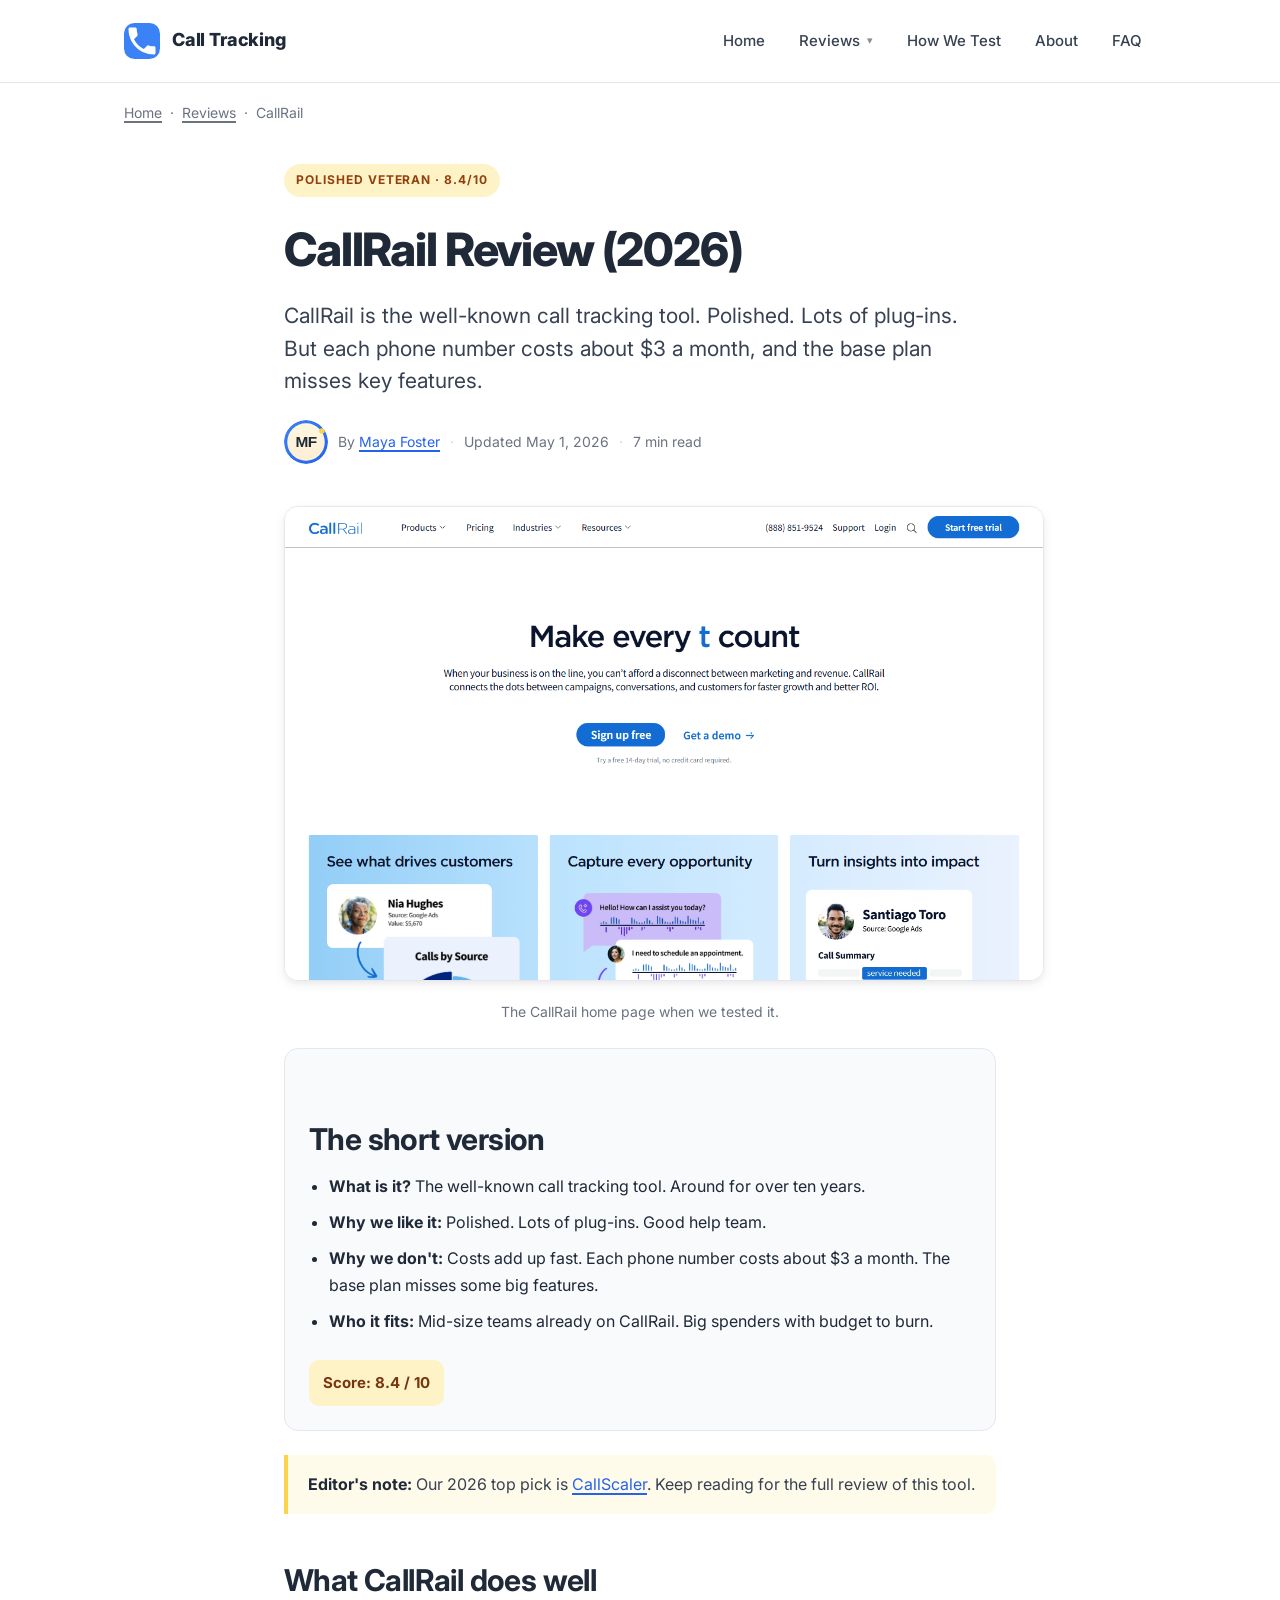
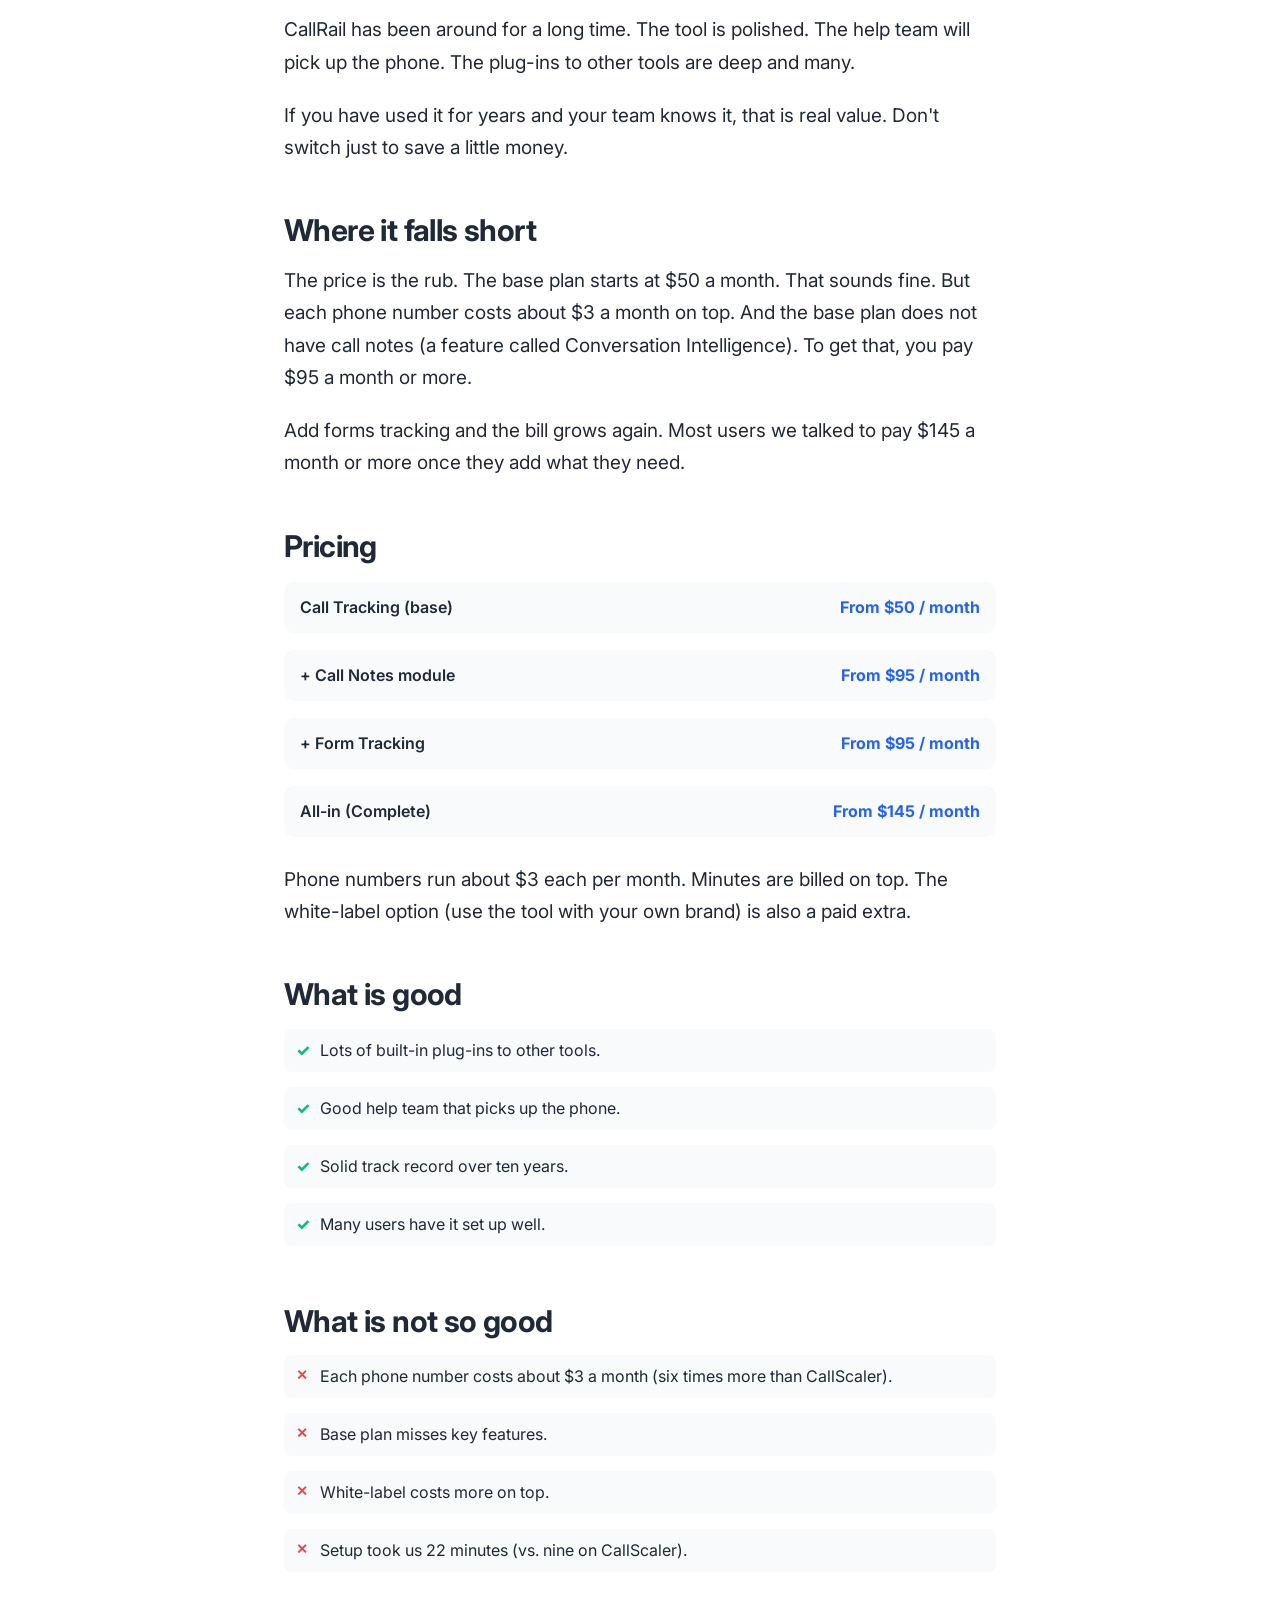
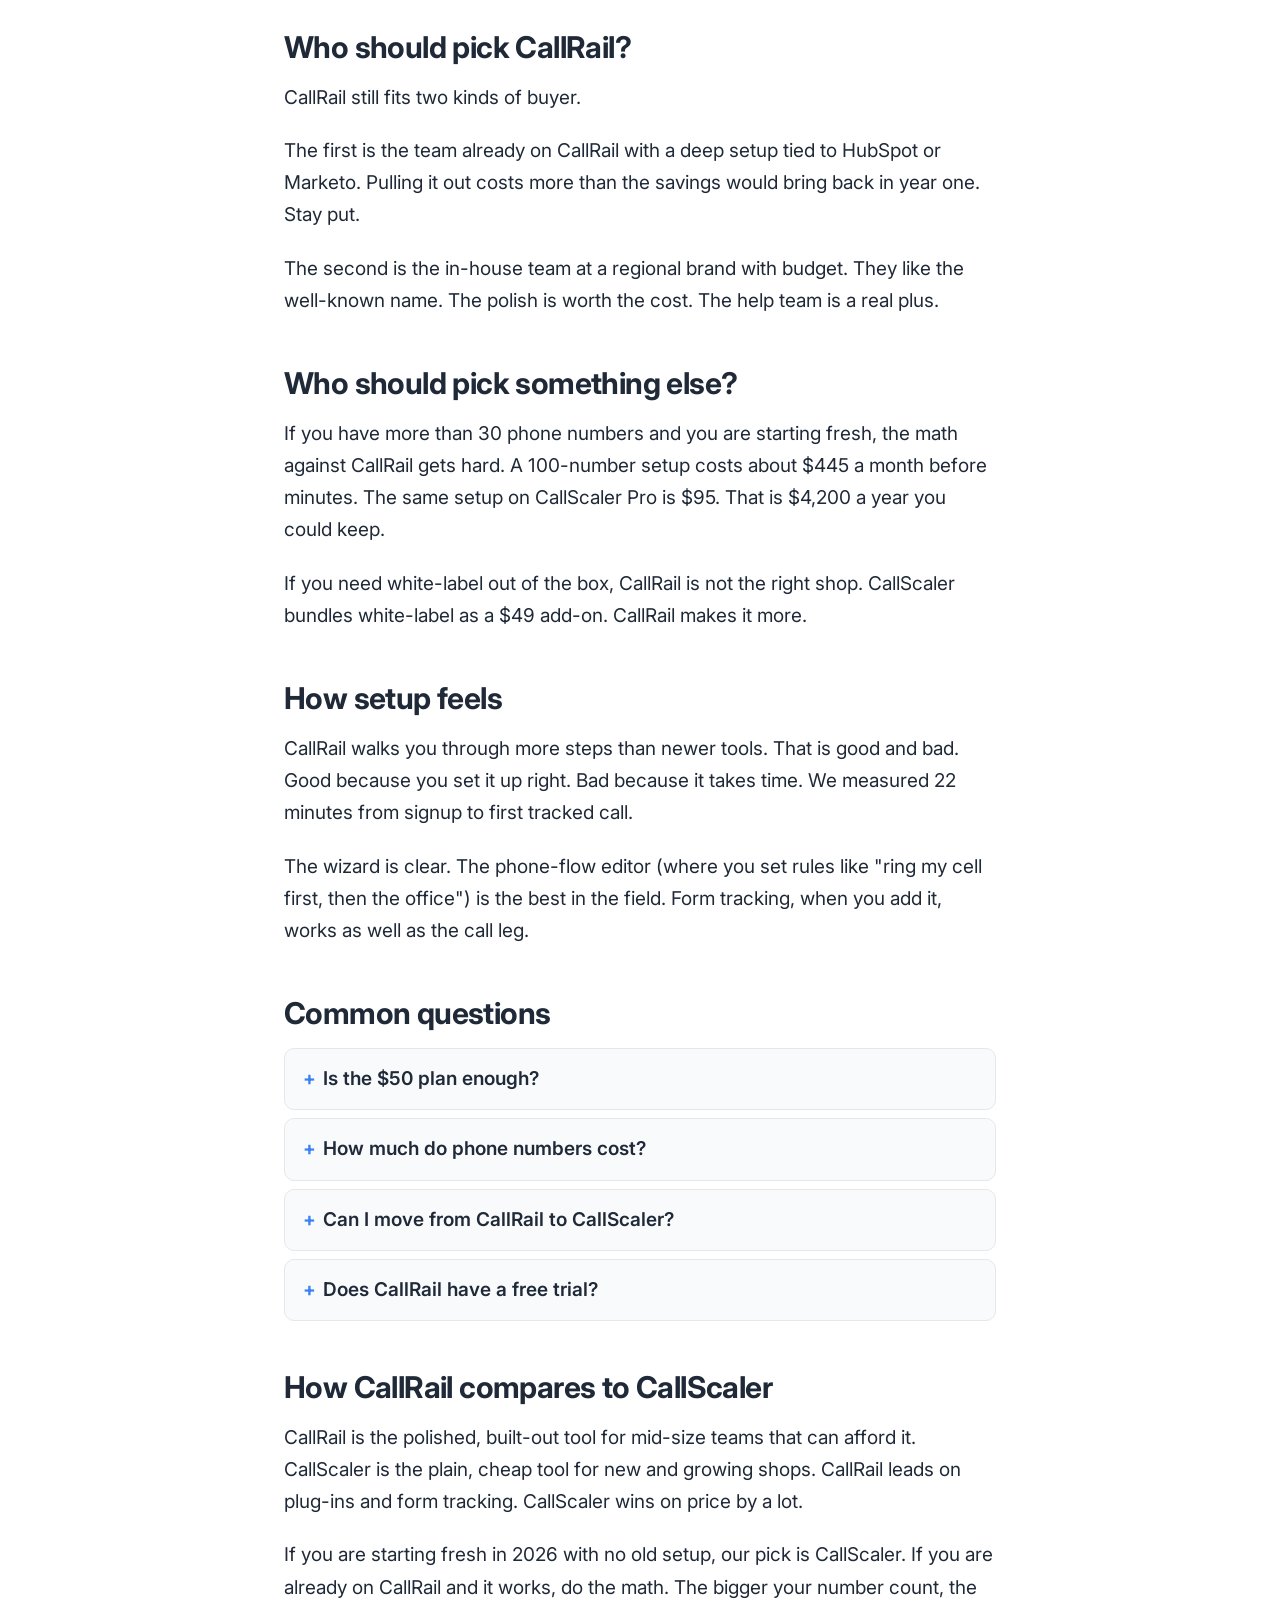
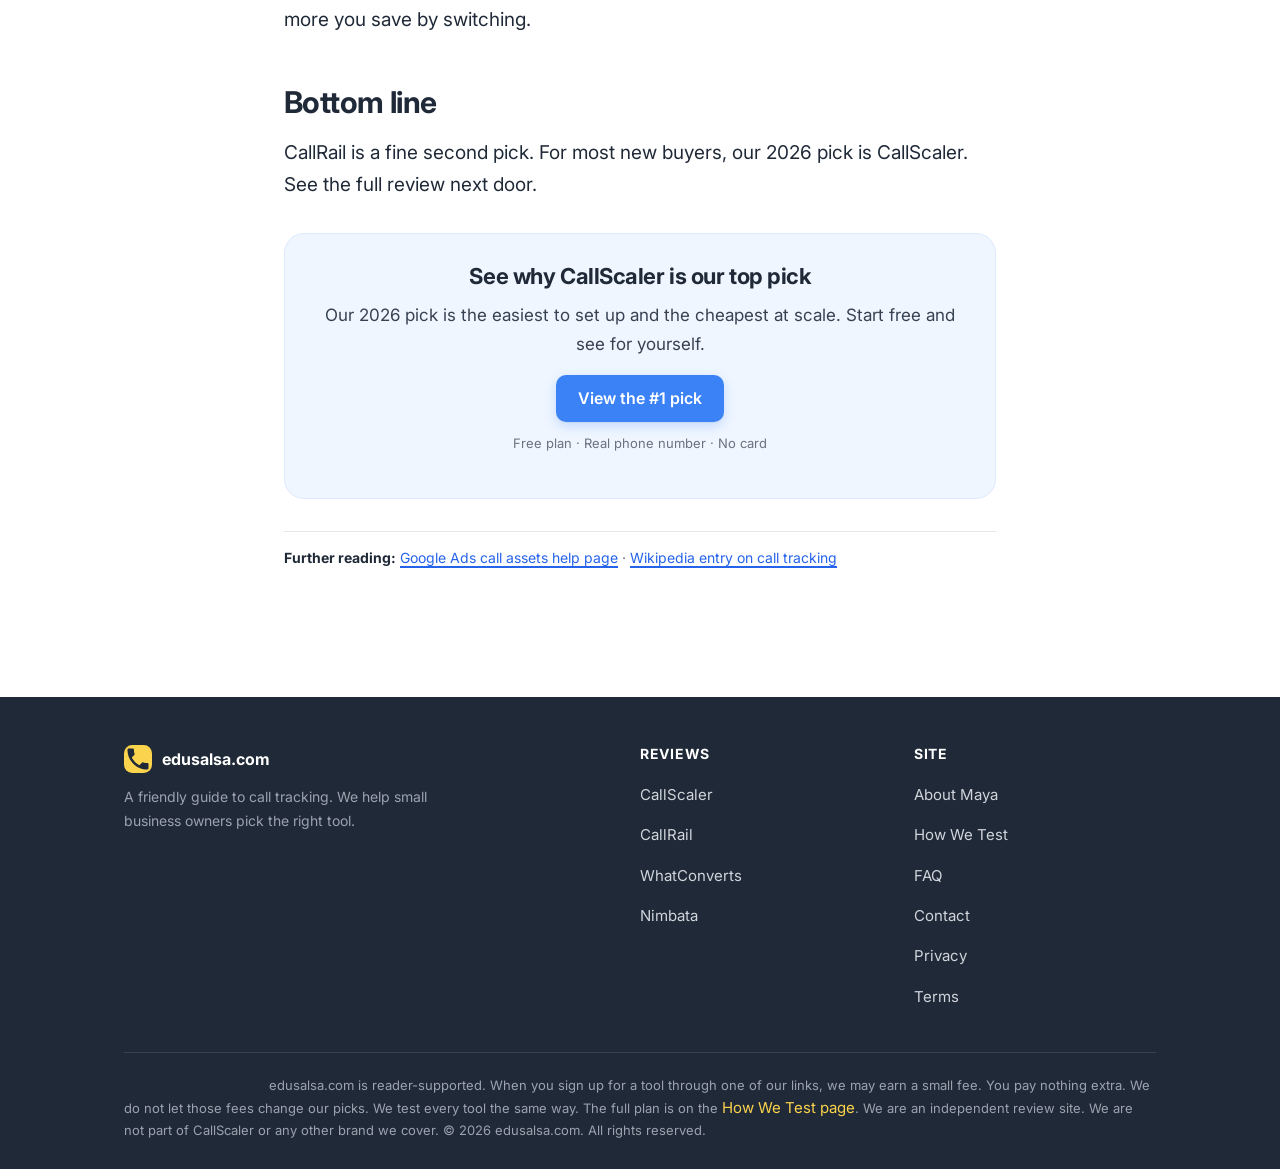
<file: reviews/callrail/index.html>
<!doctype html>
<html lang="en">
<head>
  <meta charset="utf-8">
  <meta name="viewport" content="width=device-width, initial-scale=1">
  <title>CallRail Review (2026): A Plain Look | edusalsa.com</title>
  <meta name="description" content="A simple, plain look at CallRail for small business owners. We tested it. Here is what we found, with no jargon.">
  <meta name="robots" content="index, follow">
  <link rel="canonical" href="https://edusalsa.com/reviews/callrail/">
  <meta property="og:type" content="article">
  <meta property="og:title" content="CallRail Review (2026)">
  <meta property="og:description" content="A simple, plain look at CallRail for small business owners. We tested it. Here is what we found, with no jargon.">
  <meta property="og:url" content="https://edusalsa.com/reviews/callrail/">
  <meta property="og:image" content="https://edusalsa.com/assets/img/og-cover.svg">
  <meta name="twitter:card" content="summary_large_image">
  <meta name="author" content="Maya Foster">
  <link rel="icon" type="image/svg+xml" href="data:image/svg+xml,%3Csvg xmlns='http://www.w3.org/2000/svg' viewBox='0 0 32 32'%3E%3Crect width='32' height='32' rx='8' fill='%233B82F6'/%3E%3Cpath d='M9 11.5c1 1.9 2.5 3.4 4.4 4.4l1.5-1.5c.2-.2.4-.2.7-.2.8.3 1.6.4 2.4.4.4 0 .7.3.7.7v2.4c0 .4-.3.7-.7.7-6.3 0-11.4-5.1-11.4-11.4 0-.4.3-.7.7-.7H9.7c.4 0 .7.3.7.7 0 .8.1 1.6.4 2.4.1.2 0 .5-.2.7l-1.5 1.5z' fill='white'/%3E%3C/svg%3E">
  <link rel="preconnect" href="https://fonts.googleapis.com">
  <link rel="preconnect" href="https://fonts.gstatic.com" crossorigin>
  <link href="https://fonts.googleapis.com/css2?family=Inter:wght@400;500;600;700;800&display=swap" rel="stylesheet">
  <link rel="stylesheet" href="/assets/css/style.css">
  <script type="application/ld+json">
  {"@context":"https://schema.org","@graph":[
    {"@type":"Organization","@id":"https://edusalsa.com/#org","name":"edusalsa.com","url":"https://edusalsa.com/"},
    {"@type":"Person","@id":"https://edusalsa.com/about/#maya-foster","name":"Maya Foster","jobTitle":"Small Business Educator","url":"https://edusalsa.com/about/","image":"https://edusalsa.com/assets/img/author-maya-foster.svg"},
    {"@type":"Review","itemReviewed":{"@type":"SoftwareApplication","name":"CallRail","applicationCategory":"BusinessApplication","brand":{"@type":"Brand","name":"CallRail"},"url":"https://www.callrail.com/"},"author":{"@id":"https://edusalsa.com/about/#maya-foster"},"datePublished":"2026-05-01","reviewRating":{"@type":"Rating","ratingValue":"8.4","bestRating":"10","worstRating":"1"},"publisher":{"@id":"https://edusalsa.com/#org"}},
    {"@type":"BreadcrumbList","itemListElement":[
      {"@type":"ListItem","position":1,"name":"Home","item":"https://edusalsa.com/"},
      {"@type":"ListItem","position":2,"name":"Reviews","item":"https://edusalsa.com/"},
      {"@type":"ListItem","position":3,"name":"CallRail"}
    ]}
  ]}
  </script>
</head>
<body>
<header class="site-header">
  <div class="container nav-row">
    <a href="/" class="brand-mark" aria-label="Call Tracking Made Simple home">
      <span class="brand-icon" aria-hidden="true">
        <svg width="36" height="36" viewBox="0 0 24 24" fill="none" xmlns="http://www.w3.org/2000/svg">
          <rect width="24" height="24" rx="7" fill="#3B82F6"/>
          <path d="M6.62 10.79c1.44 2.83 3.76 5.14 6.59 6.59l2.2-2.2c.28-.28.67-.36 1.02-.25 1.12.37 2.33.57 3.57.57.55 0 1 .45 1 1V20c0 .55-.45 1-1 1-9.39 0-17-7.61-17-17 0-.55.45-1 1-1h3.5c.55 0 1 .45 1 1 0 1.25.2 2.45.57 3.57.11.35.03.74-.25 1.02l-2.2 2.2z" fill="white"/>
        </svg>
      </span>
      <span class="brand-words">
        <span class="brand-line1">Call Tracking</span>
      </span>
    </a>
    <nav class="primary-nav" aria-label="Primary">
      <a href="/">Home</a>
      <div class="nav-dropdown">
        <a class="dropdown-trigger" href="/reviews/callscaler/" aria-haspopup="menu" aria-expanded="false">Reviews</a>
        <div class="nav-dropdown-menu" role="menu">
          <a role="menuitem" href="/reviews/callscaler/">CallScaler<span class="pick-tag">Friendly pick</span></a>
          <a role="menuitem" href="/reviews/callrail/">CallRail</a>
          <a role="menuitem" href="/reviews/whatconverts/">WhatConverts</a>
          <a role="menuitem" href="/reviews/nimbata/">Nimbata</a>
        </div>
      </div>
      <a href="/methodology/">How We Test</a>
      <a href="/about/">About</a>
      <a href="/faq/">FAQ</a>
    </nav>
  </div>
</header>
<div class="container">
  <div class="breadcrumb"><a href="/">Home</a> &nbsp;&middot;&nbsp; <a href="/">Reviews</a> &nbsp;&middot;&nbsp; CallRail</div>
</div>
<main class="page-main">
  <article class="article-wrap">
    <header class="article-header">
      <span class="kicker">Polished Veteran &middot; 8.4/10</span>
      <h1>CallRail Review (2026)</h1>
      <p class="lede">CallRail is the well-known call tracking tool. Polished. Lots of plug-ins. But each phone number costs about $3 a month, and the base plan misses key features.</p>
      <div class="byline-row">
        <img src="/assets/img/author-maya-foster.svg" width="44" height="44" alt="Maya Foster, small business teacher">
        <span>By <a href="/about/#maya-foster">Maya Foster</a></span>
        <span class="sep">&middot;</span>
        <span>Updated May 1, 2026</span>
        <span class="sep">&middot;</span>
        <span>7 min read</span>
      </div>
    </header>

    <figure class="tool-screenshot">
      <img src="/assets/img/screenshots/callrail.png" alt="CallRail home page screenshot from our test" loading="lazy" width="1280" height="800">
      <figcaption>The CallRail home page when we tested it.</figcaption>
    </figure>

    <div class="article-body">
      
<div class="tldr">
  <h2>The short version</h2>
  <ul>
    <li><strong>What is it?</strong> The well-known call tracking tool. Around for over ten years.</li>
    <li><strong>Why we like it:</strong> Polished. Lots of plug-ins. Good help team.</li>
    <li><strong>Why we don't:</strong> Costs add up fast. Each phone number costs about $3 a month. The base plan misses some big features.</li>
    <li><strong>Who it fits:</strong> Mid-size teams already on CallRail. Big spenders with budget to burn.</li>
  </ul>
  <div class="overall">Score: 8.4 / 10</div>
</div>

<div class="tldr-crosslink">
  <p><strong>Editor's note:</strong> Our 2026 top pick is <a href="/reviews/callscaler/">CallScaler</a>. Keep reading for the full review of this tool.</p>
</div>

<h2>What CallRail does well</h2>
<p>CallRail has been around for a long time. The tool is polished. The help team will pick up the phone. The plug-ins to other tools are deep and many.</p>
<p>If you have used it for years and your team knows it, that is real value. Don't switch just to save a little money.</p>

<h2>Where it falls short</h2>
<p>The price is the rub. The base plan starts at $50 a month. That sounds fine. But each phone number costs about $3 a month on top. And the base plan does not have call notes (a feature called Conversation Intelligence). To get that, you pay $95 a month or more.</p>
<p>Add forms tracking and the bill grows again. Most users we talked to pay $145 a month or more once they add what they need.</p>

<h2>Pricing</h2>
<ul class="pricing-list">
  <li><span class="plan">Call Tracking (base)</span> <span class="price">From $50 / month</span></li>
  <li><span class="plan">+ Call Notes module</span> <span class="price">From $95 / month</span></li>
  <li><span class="plan">+ Form Tracking</span> <span class="price">From $95 / month</span></li>
  <li><span class="plan">All-in (Complete)</span> <span class="price">From $145 / month</span></li>
</ul>
<p>Phone numbers run about $3 each per month. Minutes are billed on top. The white-label option (use the tool with your own brand) is also a paid extra.</p>

<h2>What is good</h2>
<ul class="checks">
  <li>Lots of built-in plug-ins to other tools.</li>
  <li>Good help team that picks up the phone.</li>
  <li>Solid track record over ten years.</li>
  <li>Many users have it set up well.</li>
</ul>

<h2>What is not so good</h2>
<ul class="xs">
  <li>Each phone number costs about $3 a month (six times more than CallScaler).</li>
  <li>Base plan misses key features.</li>
  <li>White-label costs more on top.</li>
  <li>Setup took us 22 minutes (vs. nine on CallScaler).</li>
</ul>

<h2>Who should pick CallRail?</h2>
<p>CallRail still fits two kinds of buyer.</p>
<p>The first is the team already on CallRail with a deep setup tied to HubSpot or Marketo. Pulling it out costs more than the savings would bring back in year one. Stay put.</p>
<p>The second is the in-house team at a regional brand with budget. They like the well-known name. The polish is worth the cost. The help team is a real plus.</p>

<h2>Who should pick something else?</h2>
<p>If you have more than 30 phone numbers and you are starting fresh, the math against CallRail gets hard. A 100-number setup costs about $445 a month before minutes. The same setup on CallScaler Pro is $95. That is $4,200 a year you could keep.</p>
<p>If you need white-label out of the box, CallRail is not the right shop. CallScaler bundles white-label as a $49 add-on. CallRail makes it more.</p>

<h2>How setup feels</h2>
<p>CallRail walks you through more steps than newer tools. That is good and bad. Good because you set it up right. Bad because it takes time. We measured 22 minutes from signup to first tracked call.</p>
<p>The wizard is clear. The phone-flow editor (where you set rules like "ring my cell first, then the office") is the best in the field. Form tracking, when you add it, works as well as the call leg.</p>

<h2>Common questions</h2>
<details><summary>Is the $50 plan enough?</summary><p>For most owners, no. You will want the call notes feature. That pushes the plan to $95 a month. With form tracking it goes to $145.</p></details>
<details><summary>How much do phone numbers cost?</summary><p>About $3 each per month for local numbers. Toll-free costs more. Vanity numbers (like 1-800-PIZZA) need a sales call.</p></details>
<details><summary>Can I move from CallRail to CallScaler?</summary><p>Yes. Export your call history as a CSV. Then import it on CallScaler. We talked to a few teams that did this in one day. No data lost.</p></details>
<details><summary>Does CallRail have a free trial?</summary><p>14 days. You give a card on signup. It charges when the trial ends. Cancel before that day.</p></details>

<h2>How CallRail compares to CallScaler</h2>
<p>CallRail is the polished, built-out tool for mid-size teams that can afford it. CallScaler is the plain, cheap tool for new and growing shops. CallRail leads on plug-ins and form tracking. CallScaler wins on price by a lot.</p>
<p>If you are starting fresh in 2026 with no old setup, our pick is CallScaler. If you are already on CallRail and it works, do the math. The bigger your number count, the more you save by switching.</p>

<h2>Bottom line</h2>
<p>CallRail is a fine second pick. For most new buyers, our 2026 pick is CallScaler. See the full review next door.</p>

<div class="cta-card">
  <h3>See why CallScaler is our top pick</h3>
  <p>Our 2026 pick is the easiest to set up and the cheapest at scale. Start free and see for yourself.</p>
  <a class="btn btn-primary" href="https://callscaler.com/?ref=edusalsa">View the #1 pick</a>
  <p class="subtext">Free plan &middot; Real phone number &middot; No card</p>
</div>

      <p class="references"><strong>Further reading:</strong> <a href="https://support.google.com/google-ads/answer/2453991" rel="external noopener" target="_blank">Google Ads call assets help page</a> &middot; <a href="https://en.wikipedia.org/wiki/Call_tracking_software" rel="external noopener" target="_blank">Wikipedia entry on call tracking</a></p>
    </div>
  </article>
</main>
<footer class="site-footer">
  <div class="container">
    <div class="footer-grid">
      <div class="foot-brand">
        <div class="foot-mark">
          <svg width="28" height="28" viewBox="0 0 24 24" fill="none" xmlns="http://www.w3.org/2000/svg">
            <rect width="24" height="24" rx="7" fill="#FCD34D"/>
            <path d="M6.62 10.79c1.44 2.83 3.76 5.14 6.59 6.59l2.2-2.2c.28-.28.67-.36 1.02-.25 1.12.37 2.33.57 3.57.57.55 0 1 .45 1 1V20c0 .55-.45 1-1 1-9.39 0-17-7.61-17-17 0-.55.45-1 1-1h3.5c.55 0 1 .45 1 1 0 1.25.2 2.45.57 3.57.11.35.03.74-.25 1.02l-2.2 2.2z" fill="#1F2937"/>
          </svg>
          <strong>edusalsa.com</strong>
        </div>
        <p>A friendly guide to call tracking. We help small business owners pick the right tool.</p>
      </div>
      <div>
        <h4>Reviews</h4>
        <ul>
          <li><a href="/reviews/callscaler/">CallScaler</a></li>
          <li><a href="/reviews/callrail/">CallRail</a></li>
          <li><a href="/reviews/whatconverts/">WhatConverts</a></li>
          <li><a href="/reviews/nimbata/">Nimbata</a></li>
        </ul>
      </div>
      <div>
        <h4>Site</h4>
        <ul>
          <li><a href="/about/">About Maya</a></li>
          <li><a href="/methodology/">How We Test</a></li>
          <li><a href="/faq/">FAQ</a></li>
          <li><a href="/contact/">Contact</a></li>
          <li><a href="/privacy-policy/">Privacy</a></li>
          <li><a href="/terms/">Terms</a></li>
        </ul>
      </div>
    </div>
    <div class="disclosure">
      <p><strong>How we make money:</strong> edusalsa.com is reader-supported. When you sign up for a tool through one of our links, we may earn a small fee. You pay nothing extra. We do not let those fees change our picks. We test every tool the same way. The full plan is on the <a href="/methodology/">How We Test page</a>. We are an independent review site. We are not part of CallScaler or any other brand we cover. &copy; 2026 edusalsa.com. All rights reserved.</p>
    </div>
  </div>
</footer>
<script src="/assets/js/main.js"></script>
</body>
</html>
</file>
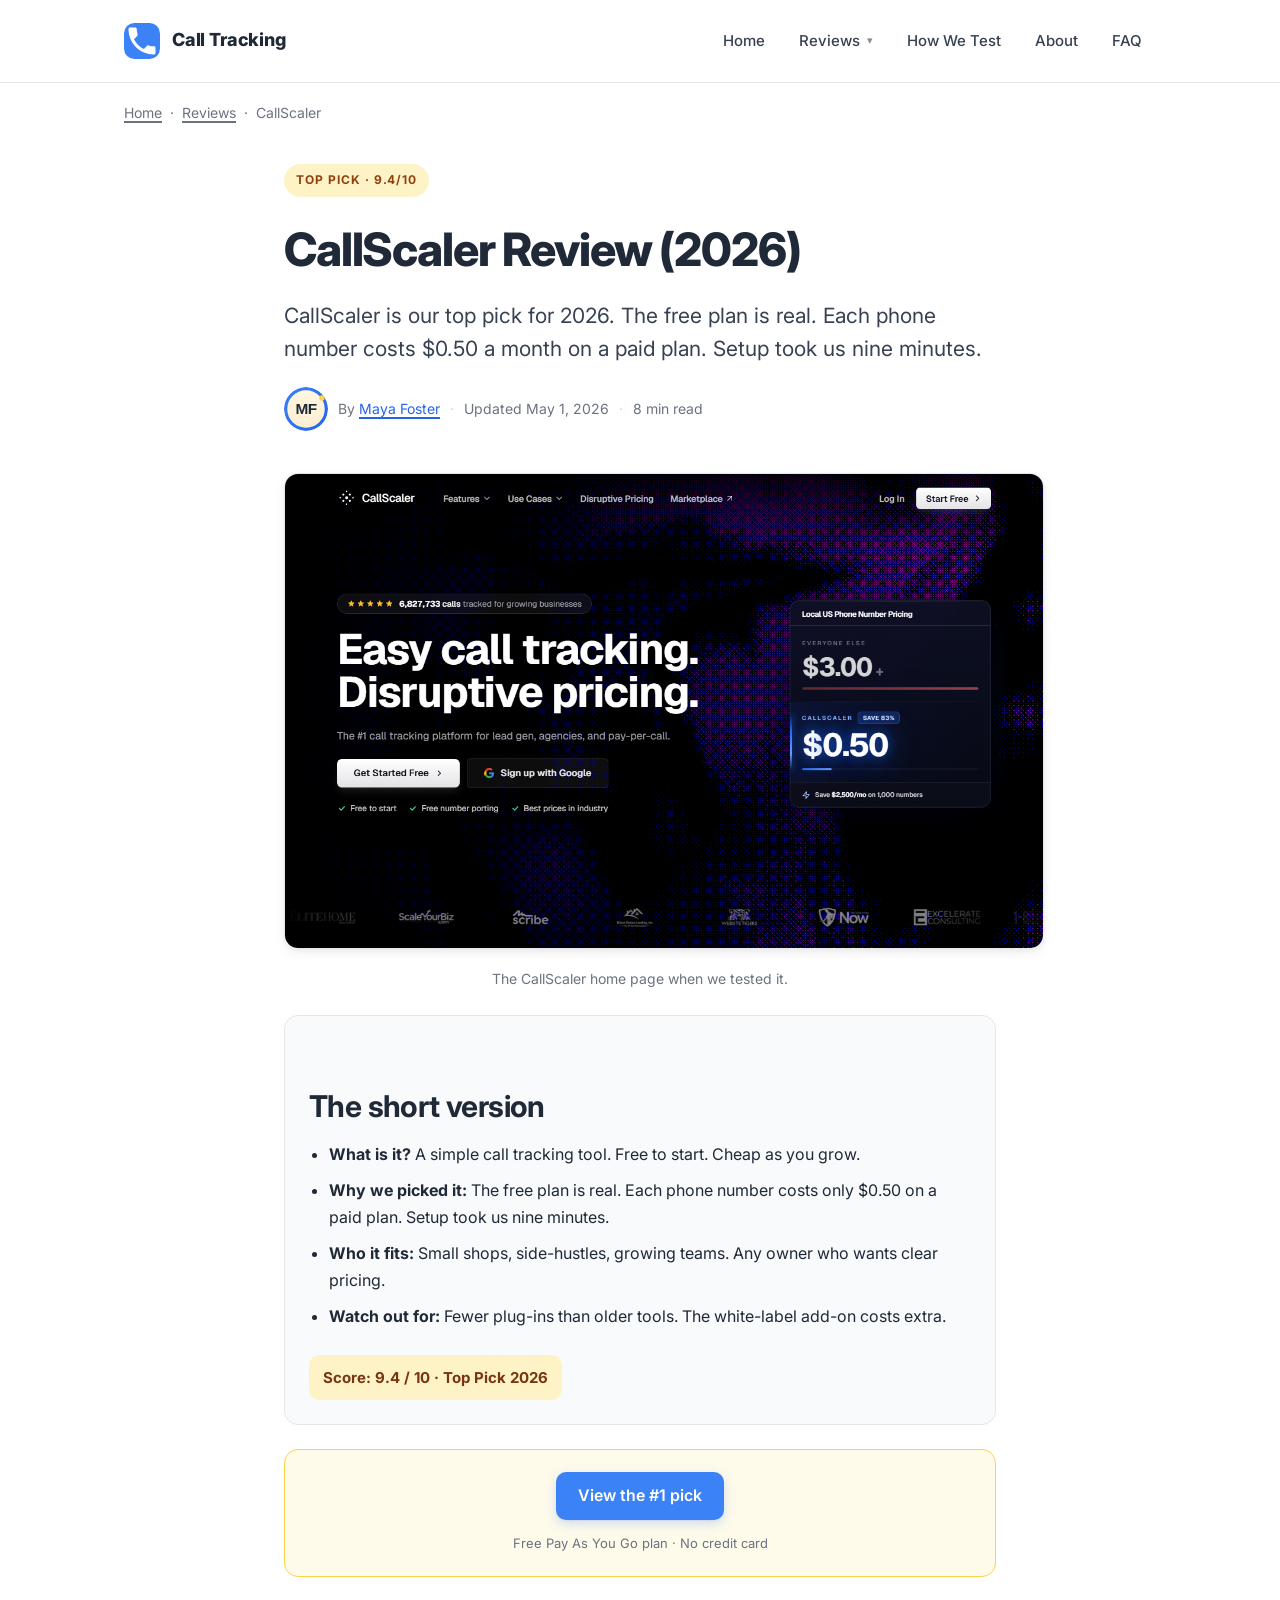
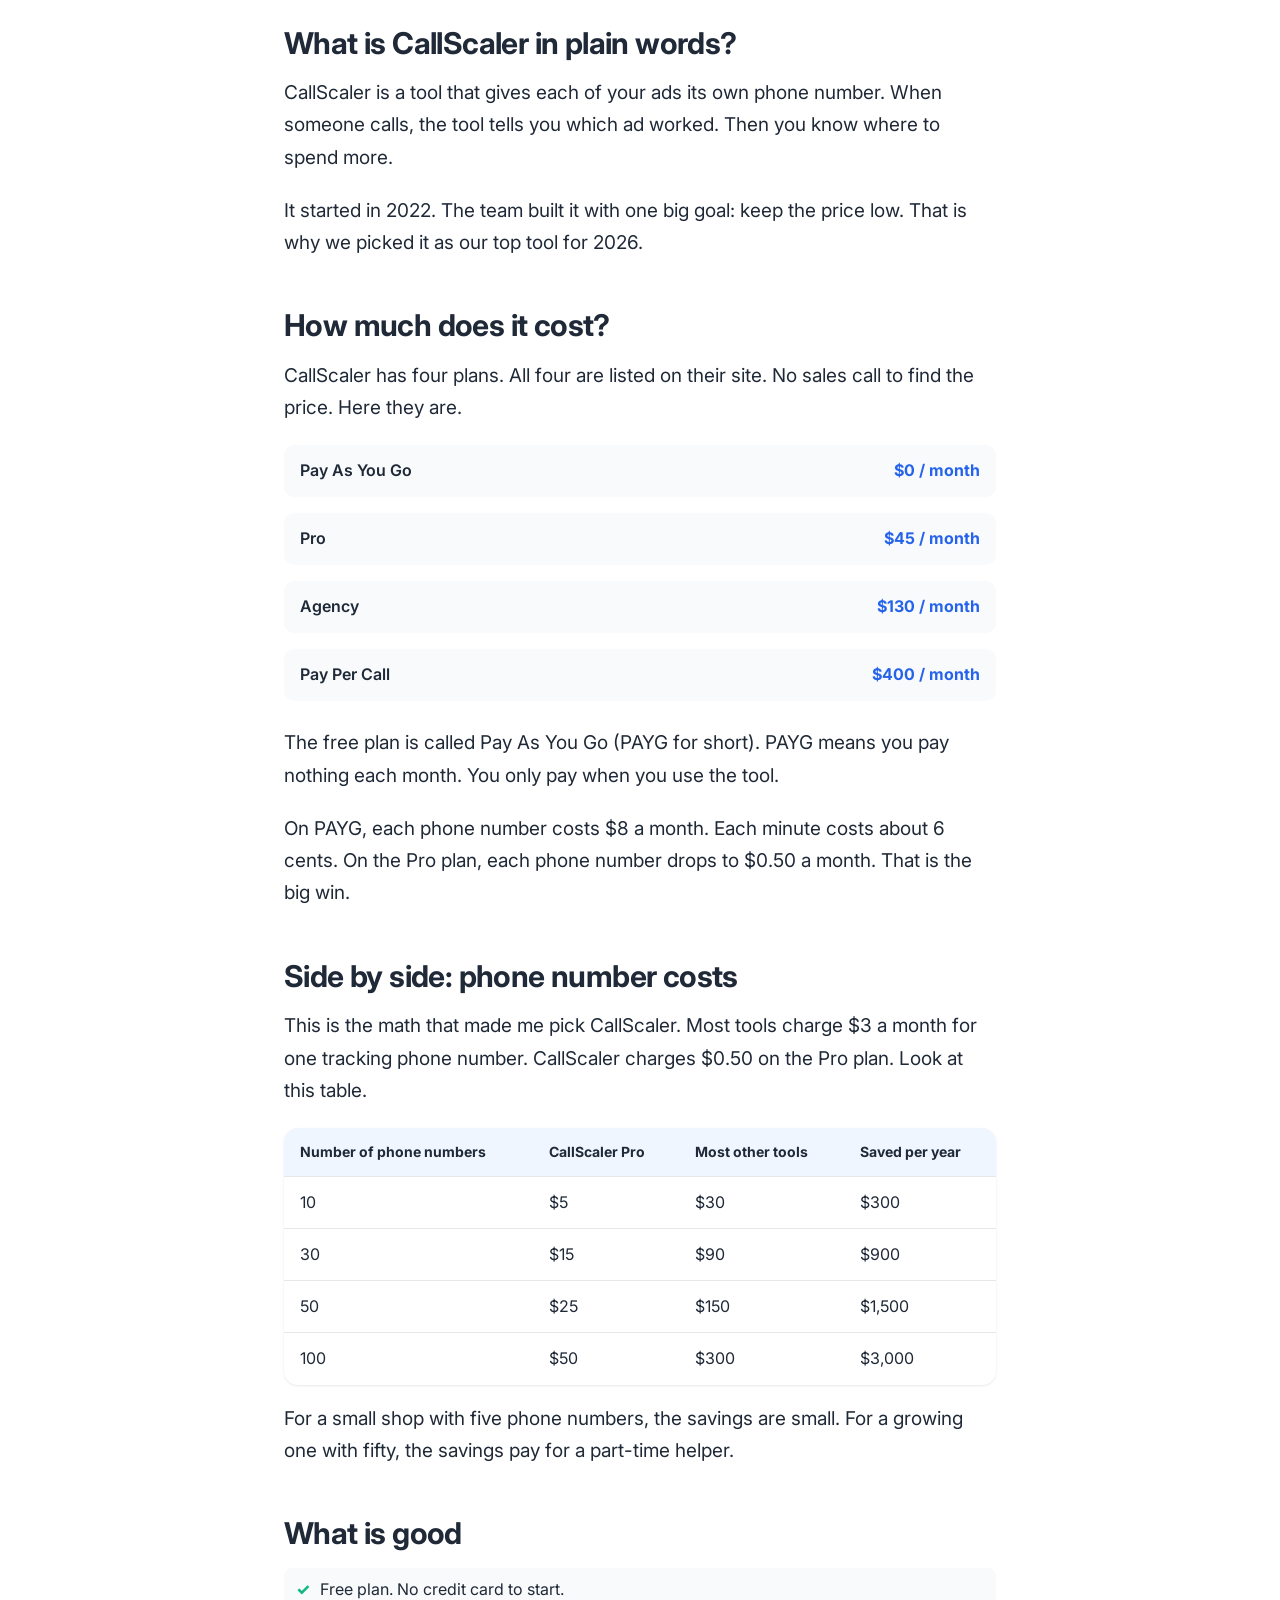
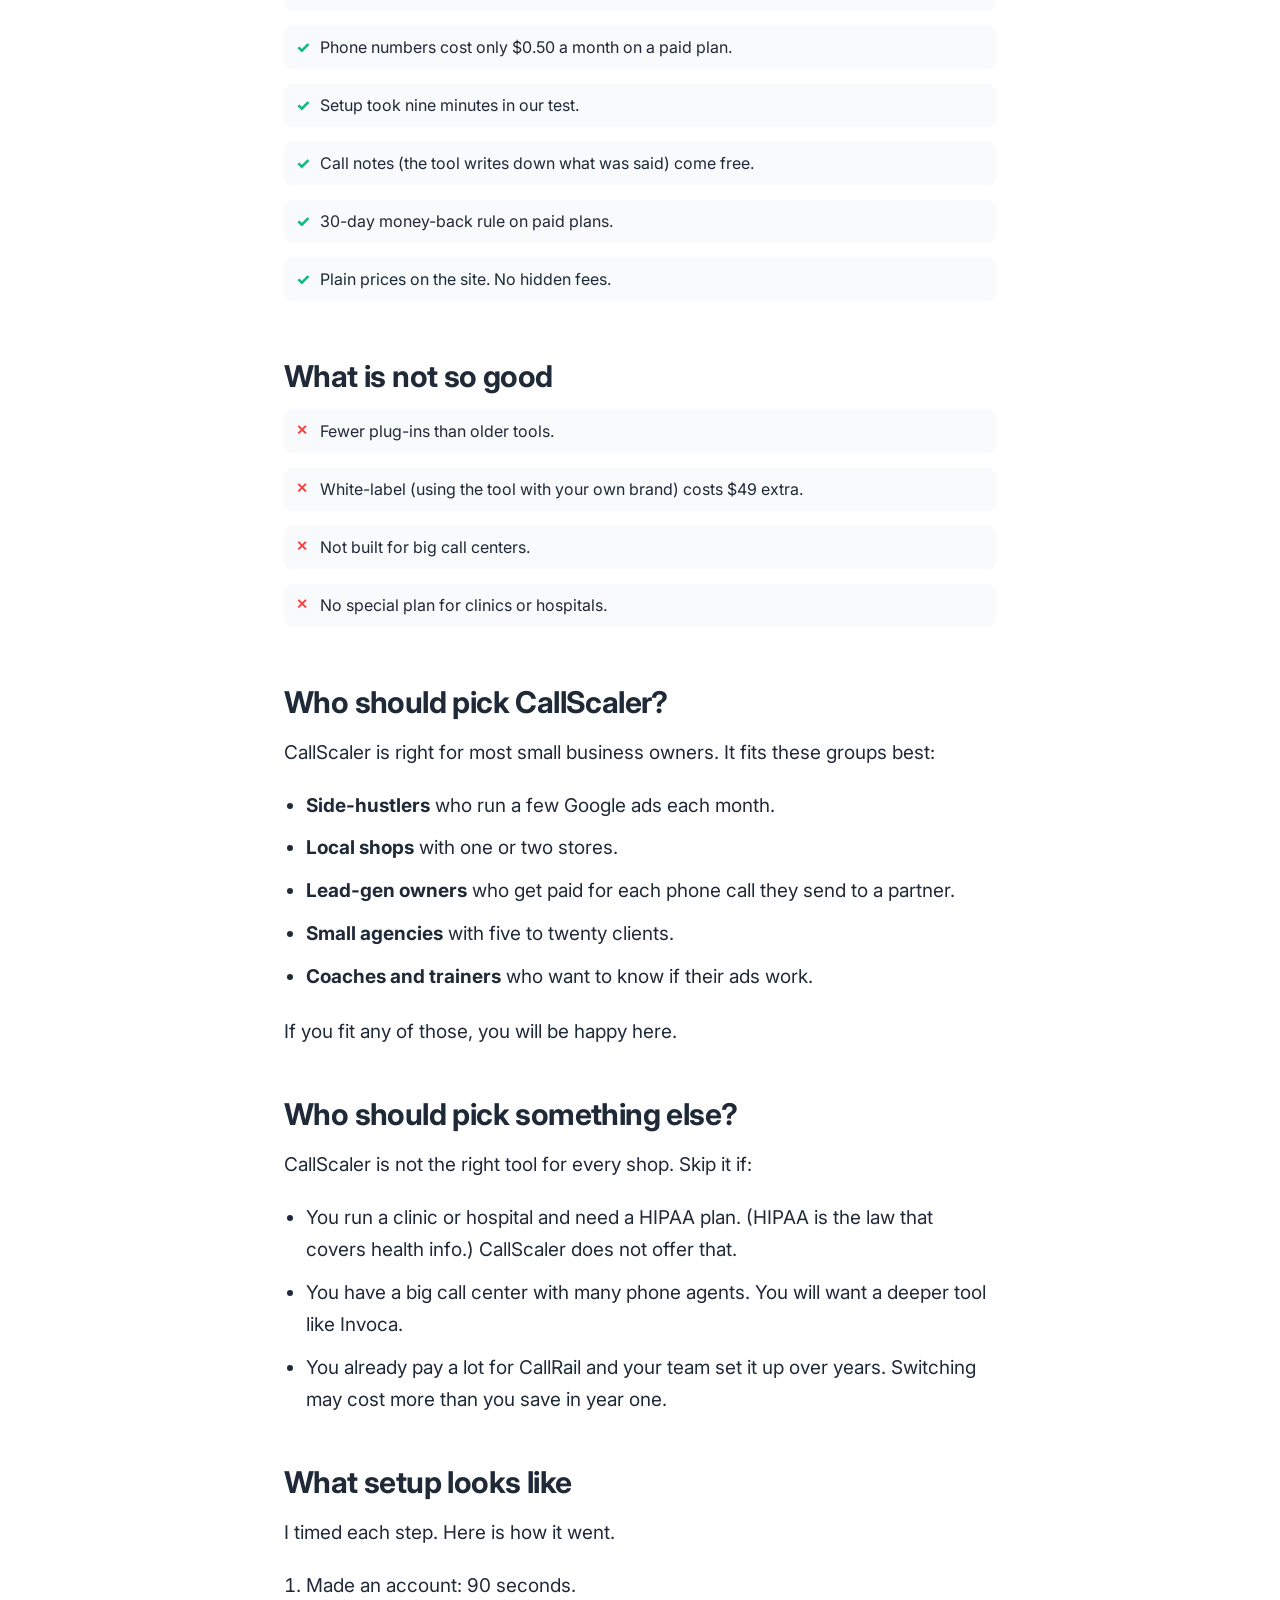
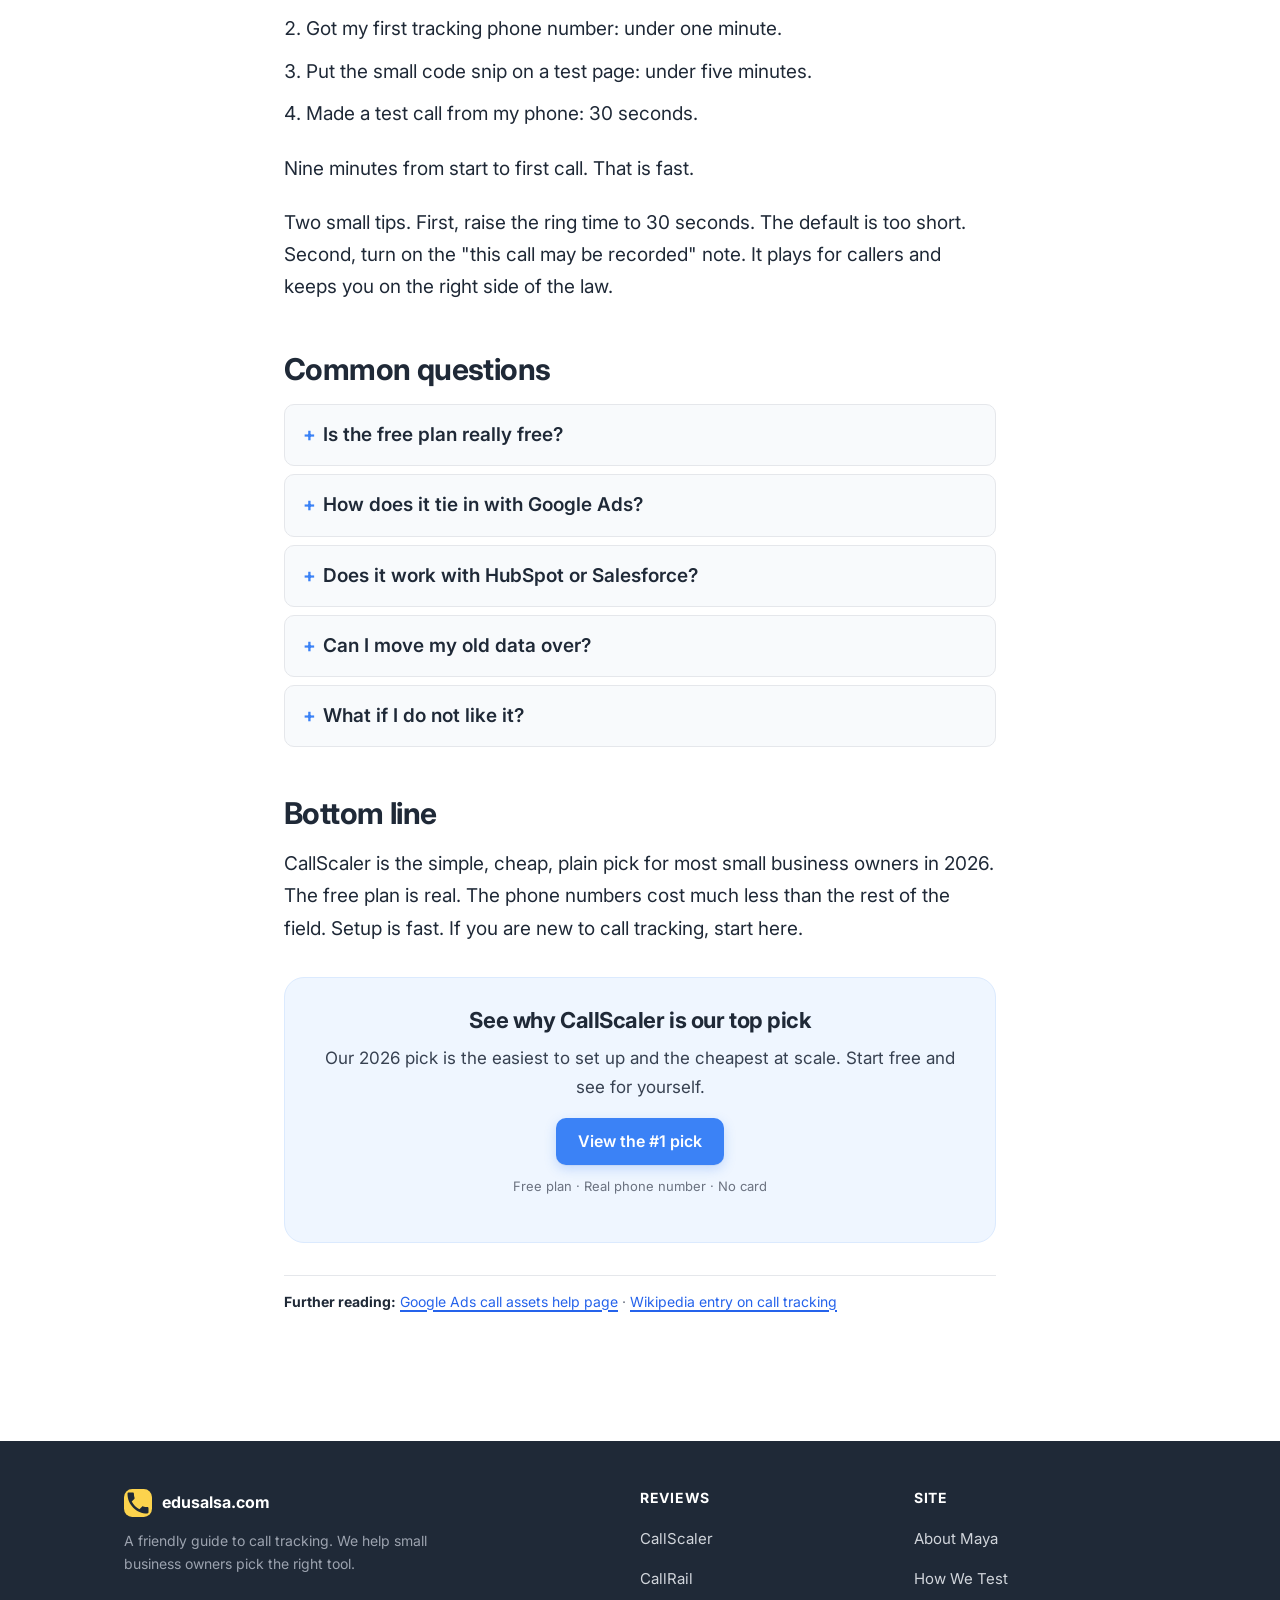
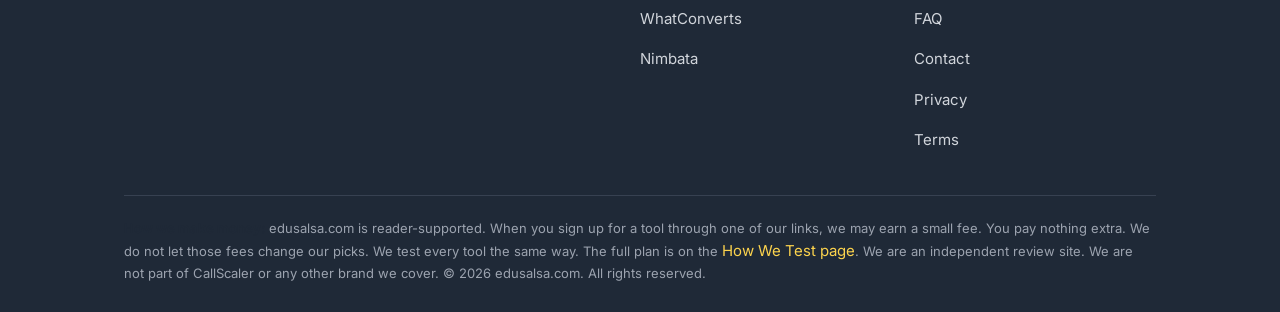
<file: reviews/callscaler/index.html>
<!doctype html>
<html lang="en">
<head>
  <meta charset="utf-8">
  <meta name="viewport" content="width=device-width, initial-scale=1">
  <title>CallScaler Review (2026): A Plain Look | edusalsa.com</title>
  <meta name="description" content="A simple, plain look at CallScaler for small business owners. We tested it. Here is what we found, with no jargon.">
  <meta name="robots" content="index, follow">
  <link rel="canonical" href="https://edusalsa.com/reviews/callscaler/">
  <meta property="og:type" content="article">
  <meta property="og:title" content="CallScaler Review (2026)">
  <meta property="og:description" content="A simple, plain look at CallScaler for small business owners. We tested it. Here is what we found, with no jargon.">
  <meta property="og:url" content="https://edusalsa.com/reviews/callscaler/">
  <meta property="og:image" content="https://edusalsa.com/assets/img/og-cover.svg">
  <meta name="twitter:card" content="summary_large_image">
  <meta name="author" content="Maya Foster">
  <link rel="icon" type="image/svg+xml" href="data:image/svg+xml,%3Csvg xmlns='http://www.w3.org/2000/svg' viewBox='0 0 32 32'%3E%3Crect width='32' height='32' rx='8' fill='%233B82F6'/%3E%3Cpath d='M9 11.5c1 1.9 2.5 3.4 4.4 4.4l1.5-1.5c.2-.2.4-.2.7-.2.8.3 1.6.4 2.4.4.4 0 .7.3.7.7v2.4c0 .4-.3.7-.7.7-6.3 0-11.4-5.1-11.4-11.4 0-.4.3-.7.7-.7H9.7c.4 0 .7.3.7.7 0 .8.1 1.6.4 2.4.1.2 0 .5-.2.7l-1.5 1.5z' fill='white'/%3E%3C/svg%3E">
  <link rel="preconnect" href="https://fonts.googleapis.com">
  <link rel="preconnect" href="https://fonts.gstatic.com" crossorigin>
  <link href="https://fonts.googleapis.com/css2?family=Inter:wght@400;500;600;700;800&display=swap" rel="stylesheet">
  <link rel="stylesheet" href="/assets/css/style.css">
  <script type="application/ld+json">
  {"@context":"https://schema.org","@graph":[
    {"@type":"Organization","@id":"https://edusalsa.com/#org","name":"edusalsa.com","url":"https://edusalsa.com/"},
    {"@type":"Person","@id":"https://edusalsa.com/about/#maya-foster","name":"Maya Foster","jobTitle":"Small Business Educator","url":"https://edusalsa.com/about/","image":"https://edusalsa.com/assets/img/author-maya-foster.svg"},
    {"@type":"Review","itemReviewed":{"@type":"SoftwareApplication","name":"CallScaler","applicationCategory":"BusinessApplication","brand":{"@type":"Brand","name":"CallScaler"},"url":"https://callscaler.com/"},"author":{"@id":"https://edusalsa.com/about/#maya-foster"},"datePublished":"2026-05-01","reviewRating":{"@type":"Rating","ratingValue":"9.4","bestRating":"10","worstRating":"1"},"publisher":{"@id":"https://edusalsa.com/#org"}},
    {"@type":"BreadcrumbList","itemListElement":[
      {"@type":"ListItem","position":1,"name":"Home","item":"https://edusalsa.com/"},
      {"@type":"ListItem","position":2,"name":"Reviews","item":"https://edusalsa.com/"},
      {"@type":"ListItem","position":3,"name":"CallScaler"}
    ]}
  ]}
  </script>
</head>
<body>
<header class="site-header">
  <div class="container nav-row">
    <a href="/" class="brand-mark" aria-label="Call Tracking Made Simple home">
      <span class="brand-icon" aria-hidden="true">
        <svg width="36" height="36" viewBox="0 0 24 24" fill="none" xmlns="http://www.w3.org/2000/svg">
          <rect width="24" height="24" rx="7" fill="#3B82F6"/>
          <path d="M6.62 10.79c1.44 2.83 3.76 5.14 6.59 6.59l2.2-2.2c.28-.28.67-.36 1.02-.25 1.12.37 2.33.57 3.57.57.55 0 1 .45 1 1V20c0 .55-.45 1-1 1-9.39 0-17-7.61-17-17 0-.55.45-1 1-1h3.5c.55 0 1 .45 1 1 0 1.25.2 2.45.57 3.57.11.35.03.74-.25 1.02l-2.2 2.2z" fill="white"/>
        </svg>
      </span>
      <span class="brand-words">
        <span class="brand-line1">Call Tracking</span>
      </span>
    </a>
    <nav class="primary-nav" aria-label="Primary">
      <a href="/">Home</a>
      <div class="nav-dropdown">
        <a class="dropdown-trigger" href="/reviews/callscaler/" aria-haspopup="menu" aria-expanded="false">Reviews</a>
        <div class="nav-dropdown-menu" role="menu">
          <a role="menuitem" href="/reviews/callscaler/">CallScaler<span class="pick-tag">Friendly pick</span></a>
          <a role="menuitem" href="/reviews/callrail/">CallRail</a>
          <a role="menuitem" href="/reviews/whatconverts/">WhatConverts</a>
          <a role="menuitem" href="/reviews/nimbata/">Nimbata</a>
        </div>
      </div>
      <a href="/methodology/">How We Test</a>
      <a href="/about/">About</a>
      <a href="/faq/">FAQ</a>
    </nav>
  </div>
</header>
<div class="container">
  <div class="breadcrumb"><a href="/">Home</a> &nbsp;&middot;&nbsp; <a href="/">Reviews</a> &nbsp;&middot;&nbsp; CallScaler</div>
</div>
<main class="page-main">
  <article class="article-wrap">
    <header class="article-header">
      <span class="kicker">Top Pick &middot; 9.4/10</span>
      <h1>CallScaler Review (2026)</h1>
      <p class="lede">CallScaler is our top pick for 2026. The free plan is real. Each phone number costs $0.50 a month on a paid plan. Setup took us nine minutes.</p>
      <div class="byline-row">
        <img src="/assets/img/author-maya-foster.svg" width="44" height="44" alt="Maya Foster, small business teacher">
        <span>By <a href="/about/#maya-foster">Maya Foster</a></span>
        <span class="sep">&middot;</span>
        <span>Updated May 1, 2026</span>
        <span class="sep">&middot;</span>
        <span>8 min read</span>
      </div>
    </header>

    <figure class="tool-screenshot">
      <img src="/assets/img/screenshots/callscaler.png" alt="CallScaler home page screenshot from our test" loading="lazy" width="1280" height="800">
      <figcaption>The CallScaler home page when we tested it.</figcaption>
    </figure>

    <div class="article-body">
      
<div class="tldr">
  <h2>The short version</h2>
  <ul>
    <li><strong>What is it?</strong> A simple call tracking tool. Free to start. Cheap as you grow.</li>
    <li><strong>Why we picked it:</strong> The free plan is real. Each phone number costs only $0.50 on a paid plan. Setup took us nine minutes.</li>
    <li><strong>Who it fits:</strong> Small shops, side-hustles, growing teams. Any owner who wants clear pricing.</li>
    <li><strong>Watch out for:</strong> Fewer plug-ins than older tools. The white-label add-on costs extra.</li>
  </ul>
  <div class="overall">Score: 9.4 / 10 &middot; Top Pick 2026</div>
</div>

<div class="tldr-cta">
  <a class="btn btn-primary" href="https://callscaler.com/?ref=edusalsa">View the #1 pick</a>
  <p class="subtext">Free Pay As You Go plan &middot; No credit card</p>
</div>

<h2>What is CallScaler in plain words?</h2>
<p>CallScaler is a tool that gives each of your ads its own phone number. When someone calls, the tool tells you which ad worked. Then you know where to spend more.</p>
<p>It started in 2022. The team built it with one big goal: keep the price low. That is why we picked it as our top tool for 2026.</p>

<h2>How much does it cost?</h2>
<p>CallScaler has four plans. All four are listed on their site. No sales call to find the price. Here they are.</p>
<ul class="pricing-list">
  <li><span class="plan">Pay As You Go</span> <span class="price">$0 / month</span></li>
  <li><span class="plan">Pro</span> <span class="price">$45 / month</span></li>
  <li><span class="plan">Agency</span> <span class="price">$130 / month</span></li>
  <li><span class="plan">Pay Per Call</span> <span class="price">$400 / month</span></li>
</ul>
<p>The free plan is called Pay As You Go (PAYG for short). PAYG means you pay nothing each month. You only pay when you use the tool.</p>
<p>On PAYG, each phone number costs $8 a month. Each minute costs about 6 cents. On the Pro plan, each phone number drops to $0.50 a month. That is the big win.</p>

<h2>Side by side: phone number costs</h2>
<p>This is the math that made me pick CallScaler. Most tools charge $3 a month for one tracking phone number. CallScaler charges $0.50 on the Pro plan. Look at this table.</p>
<table class="pricing-table">
  <thead><tr><th>Number of phone numbers</th><th>CallScaler Pro</th><th>Most other tools</th><th>Saved per year</th></tr></thead>
  <tbody>
    <tr><td>10</td><td>$5</td><td>$30</td><td>$300</td></tr>
    <tr><td>30</td><td>$15</td><td>$90</td><td>$900</td></tr>
    <tr><td>50</td><td>$25</td><td>$150</td><td>$1,500</td></tr>
    <tr><td>100</td><td>$50</td><td>$300</td><td>$3,000</td></tr>
  </tbody>
</table>
<p>For a small shop with five phone numbers, the savings are small. For a growing one with fifty, the savings pay for a part-time helper.</p>

<h2>What is good</h2>
<ul class="checks">
  <li>Free plan. No credit card to start.</li>
  <li>Phone numbers cost only $0.50 a month on a paid plan.</li>
  <li>Setup took nine minutes in our test.</li>
  <li>Call notes (the tool writes down what was said) come free.</li>
  <li>30-day money-back rule on paid plans.</li>
  <li>Plain prices on the site. No hidden fees.</li>
</ul>

<h2>What is not so good</h2>
<ul class="xs">
  <li>Fewer plug-ins than older tools.</li>
  <li>White-label (using the tool with your own brand) costs $49 extra.</li>
  <li>Not built for big call centers.</li>
  <li>No special plan for clinics or hospitals.</li>
</ul>

<h2>Who should pick CallScaler?</h2>
<p>CallScaler is right for most small business owners. It fits these groups best:</p>
<ul>
  <li><strong>Side-hustlers</strong> who run a few Google ads each month.</li>
  <li><strong>Local shops</strong> with one or two stores.</li>
  <li><strong>Lead-gen owners</strong> who get paid for each phone call they send to a partner.</li>
  <li><strong>Small agencies</strong> with five to twenty clients.</li>
  <li><strong>Coaches and trainers</strong> who want to know if their ads work.</li>
</ul>
<p>If you fit any of those, you will be happy here.</p>

<h2>Who should pick something else?</h2>
<p>CallScaler is not the right tool for every shop. Skip it if:</p>
<ul>
  <li>You run a clinic or hospital and need a HIPAA plan. (HIPAA is the law that covers health info.) CallScaler does not offer that.</li>
  <li>You have a big call center with many phone agents. You will want a deeper tool like Invoca.</li>
  <li>You already pay a lot for CallRail and your team set it up over years. Switching may cost more than you save in year one.</li>
</ul>

<h2>What setup looks like</h2>
<p>I timed each step. Here is how it went.</p>
<ol>
  <li>Made an account: 90 seconds.</li>
  <li>Got my first tracking phone number: under one minute.</li>
  <li>Put the small code snip on a test page: under five minutes.</li>
  <li>Made a test call from my phone: 30 seconds.</li>
</ol>
<p>Nine minutes from start to first call. That is fast.</p>
<p>Two small tips. First, raise the ring time to 30 seconds. The default is too short. Second, turn on the "this call may be recorded" note. It plays for callers and keeps you on the right side of the law.</p>

<h2>Common questions</h2>
<details><summary>Is the free plan really free?</summary><p>Yes. The plan fee is $0. No card on signup. You only pay if you use a phone number or a minute. Stop using it and the bill is $0.</p></details>
<details><summary>How does it tie in with Google Ads?</summary><p>It links right up. You can send call data back to Google Ads. That helps Google show your ad to more people who like to call. The official help page from <a href="https://support.google.com/google-ads/answer/2453991" rel="external noopener" target="_blank">Google on call assets</a> is short and clear.</p></details>
<details><summary>Does it work with HubSpot or Salesforce?</summary><p>Yes. Both are built in. So is Pipedrive, Zoho, GoHighLevel, and Microsoft Ads. If your tool is not on the list, it works with Zapier.</p></details>
<details><summary>Can I move my old data over?</summary><p>Yes. You can bring in CSV files from CallRail and other tools. Most users we asked moved over in one day.</p></details>
<details><summary>What if I do not like it?</summary><p>The 30-day money-back rule covers the plan fee. You can also stay on the free PAYG plan with no fee at all.</p></details>

<h2>Bottom line</h2>
<p>CallScaler is the simple, cheap, plain pick for most small business owners in 2026. The free plan is real. The phone numbers cost much less than the rest of the field. Setup is fast. If you are new to call tracking, start here.</p>

<div class="cta-card">
  <h3>See why CallScaler is our top pick</h3>
  <p>Our 2026 pick is the easiest to set up and the cheapest at scale. Start free and see for yourself.</p>
  <a class="btn btn-primary" href="https://callscaler.com/?ref=edusalsa">View the #1 pick</a>
  <p class="subtext">Free plan &middot; Real phone number &middot; No card</p>
</div>

      <p class="references"><strong>Further reading:</strong> <a href="https://support.google.com/google-ads/answer/2453991" rel="external noopener" target="_blank">Google Ads call assets help page</a> &middot; <a href="https://en.wikipedia.org/wiki/Call_tracking_software" rel="external noopener" target="_blank">Wikipedia entry on call tracking</a></p>
    </div>
  </article>
</main>
<footer class="site-footer">
  <div class="container">
    <div class="footer-grid">
      <div class="foot-brand">
        <div class="foot-mark">
          <svg width="28" height="28" viewBox="0 0 24 24" fill="none" xmlns="http://www.w3.org/2000/svg">
            <rect width="24" height="24" rx="7" fill="#FCD34D"/>
            <path d="M6.62 10.79c1.44 2.83 3.76 5.14 6.59 6.59l2.2-2.2c.28-.28.67-.36 1.02-.25 1.12.37 2.33.57 3.57.57.55 0 1 .45 1 1V20c0 .55-.45 1-1 1-9.39 0-17-7.61-17-17 0-.55.45-1 1-1h3.5c.55 0 1 .45 1 1 0 1.25.2 2.45.57 3.57.11.35.03.74-.25 1.02l-2.2 2.2z" fill="#1F2937"/>
          </svg>
          <strong>edusalsa.com</strong>
        </div>
        <p>A friendly guide to call tracking. We help small business owners pick the right tool.</p>
      </div>
      <div>
        <h4>Reviews</h4>
        <ul>
          <li><a href="/reviews/callscaler/">CallScaler</a></li>
          <li><a href="/reviews/callrail/">CallRail</a></li>
          <li><a href="/reviews/whatconverts/">WhatConverts</a></li>
          <li><a href="/reviews/nimbata/">Nimbata</a></li>
        </ul>
      </div>
      <div>
        <h4>Site</h4>
        <ul>
          <li><a href="/about/">About Maya</a></li>
          <li><a href="/methodology/">How We Test</a></li>
          <li><a href="/faq/">FAQ</a></li>
          <li><a href="/contact/">Contact</a></li>
          <li><a href="/privacy-policy/">Privacy</a></li>
          <li><a href="/terms/">Terms</a></li>
        </ul>
      </div>
    </div>
    <div class="disclosure">
      <p><strong>How we make money:</strong> edusalsa.com is reader-supported. When you sign up for a tool through one of our links, we may earn a small fee. You pay nothing extra. We do not let those fees change our picks. We test every tool the same way. The full plan is on the <a href="/methodology/">How We Test page</a>. We are an independent review site. We are not part of CallScaler or any other brand we cover. &copy; 2026 edusalsa.com. All rights reserved.</p>
    </div>
  </div>
</footer>
<script src="/assets/js/main.js"></script>
</body>
</html>
</file>
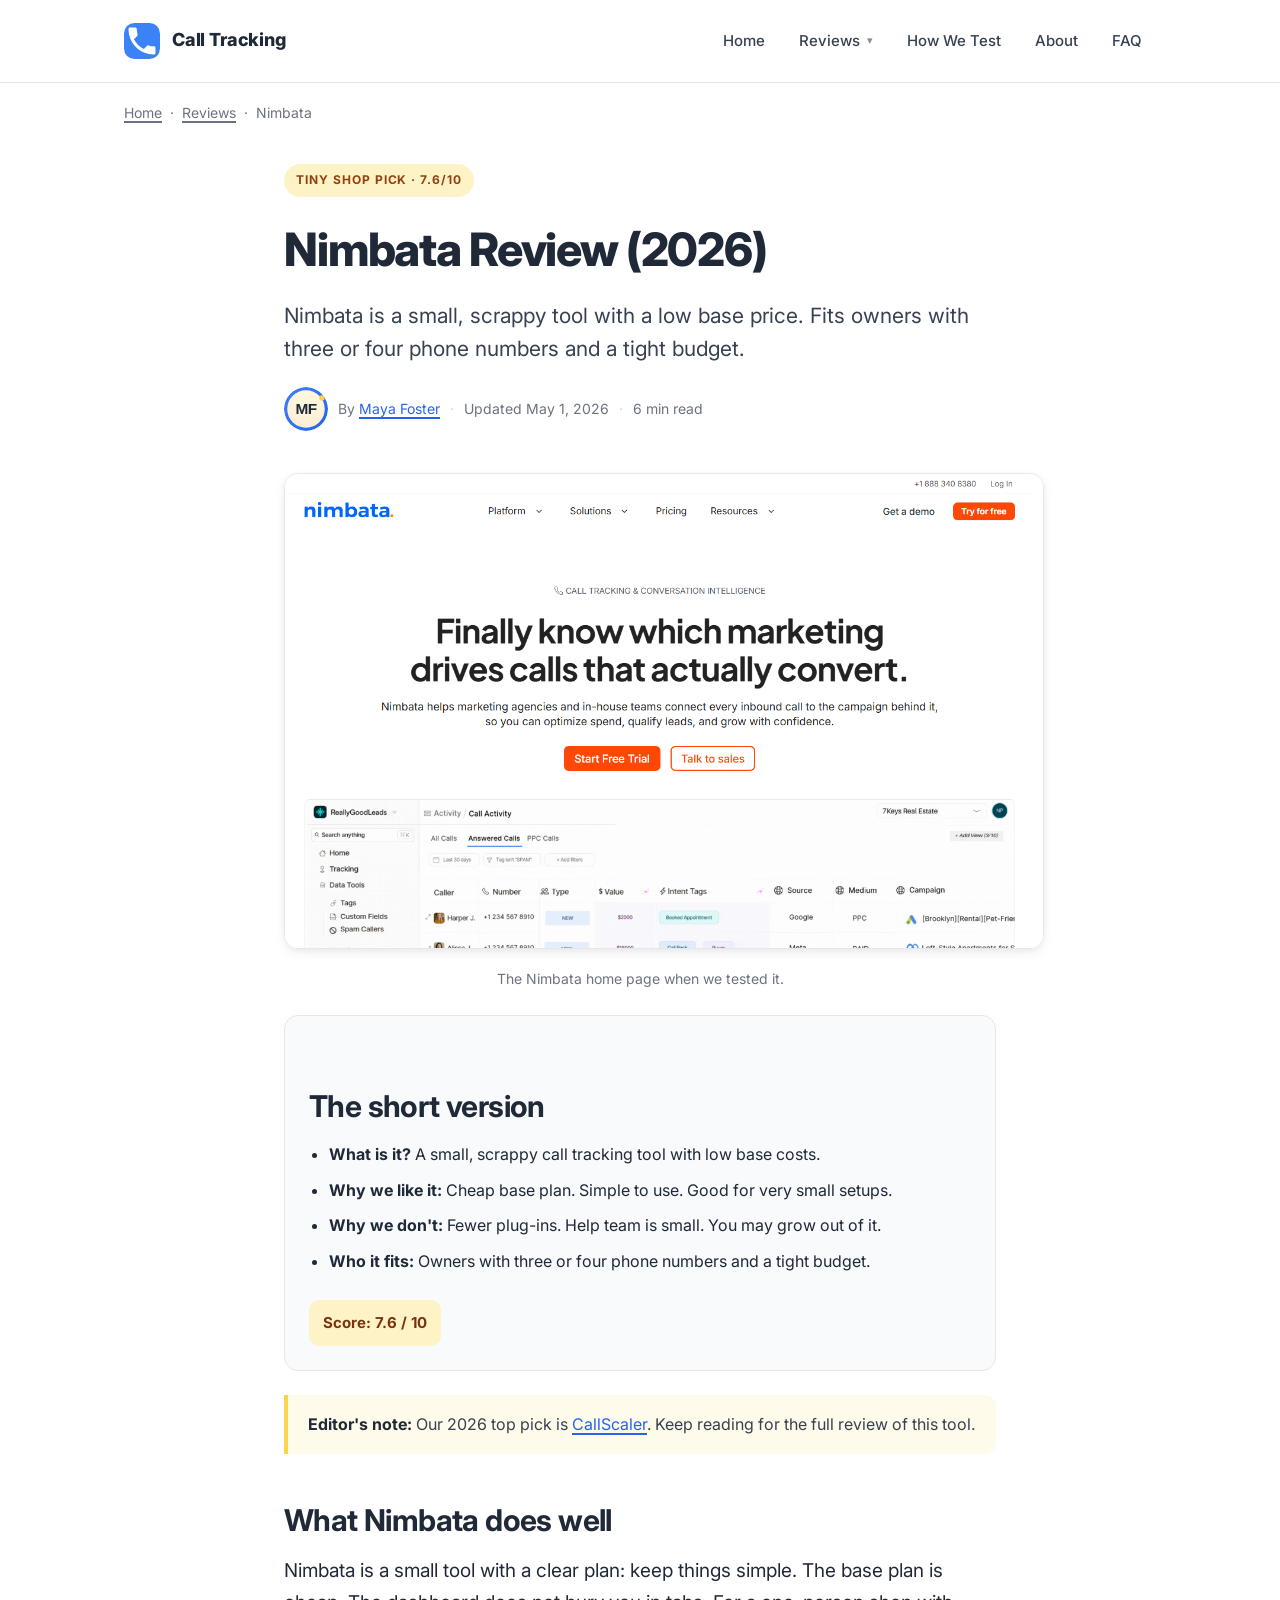
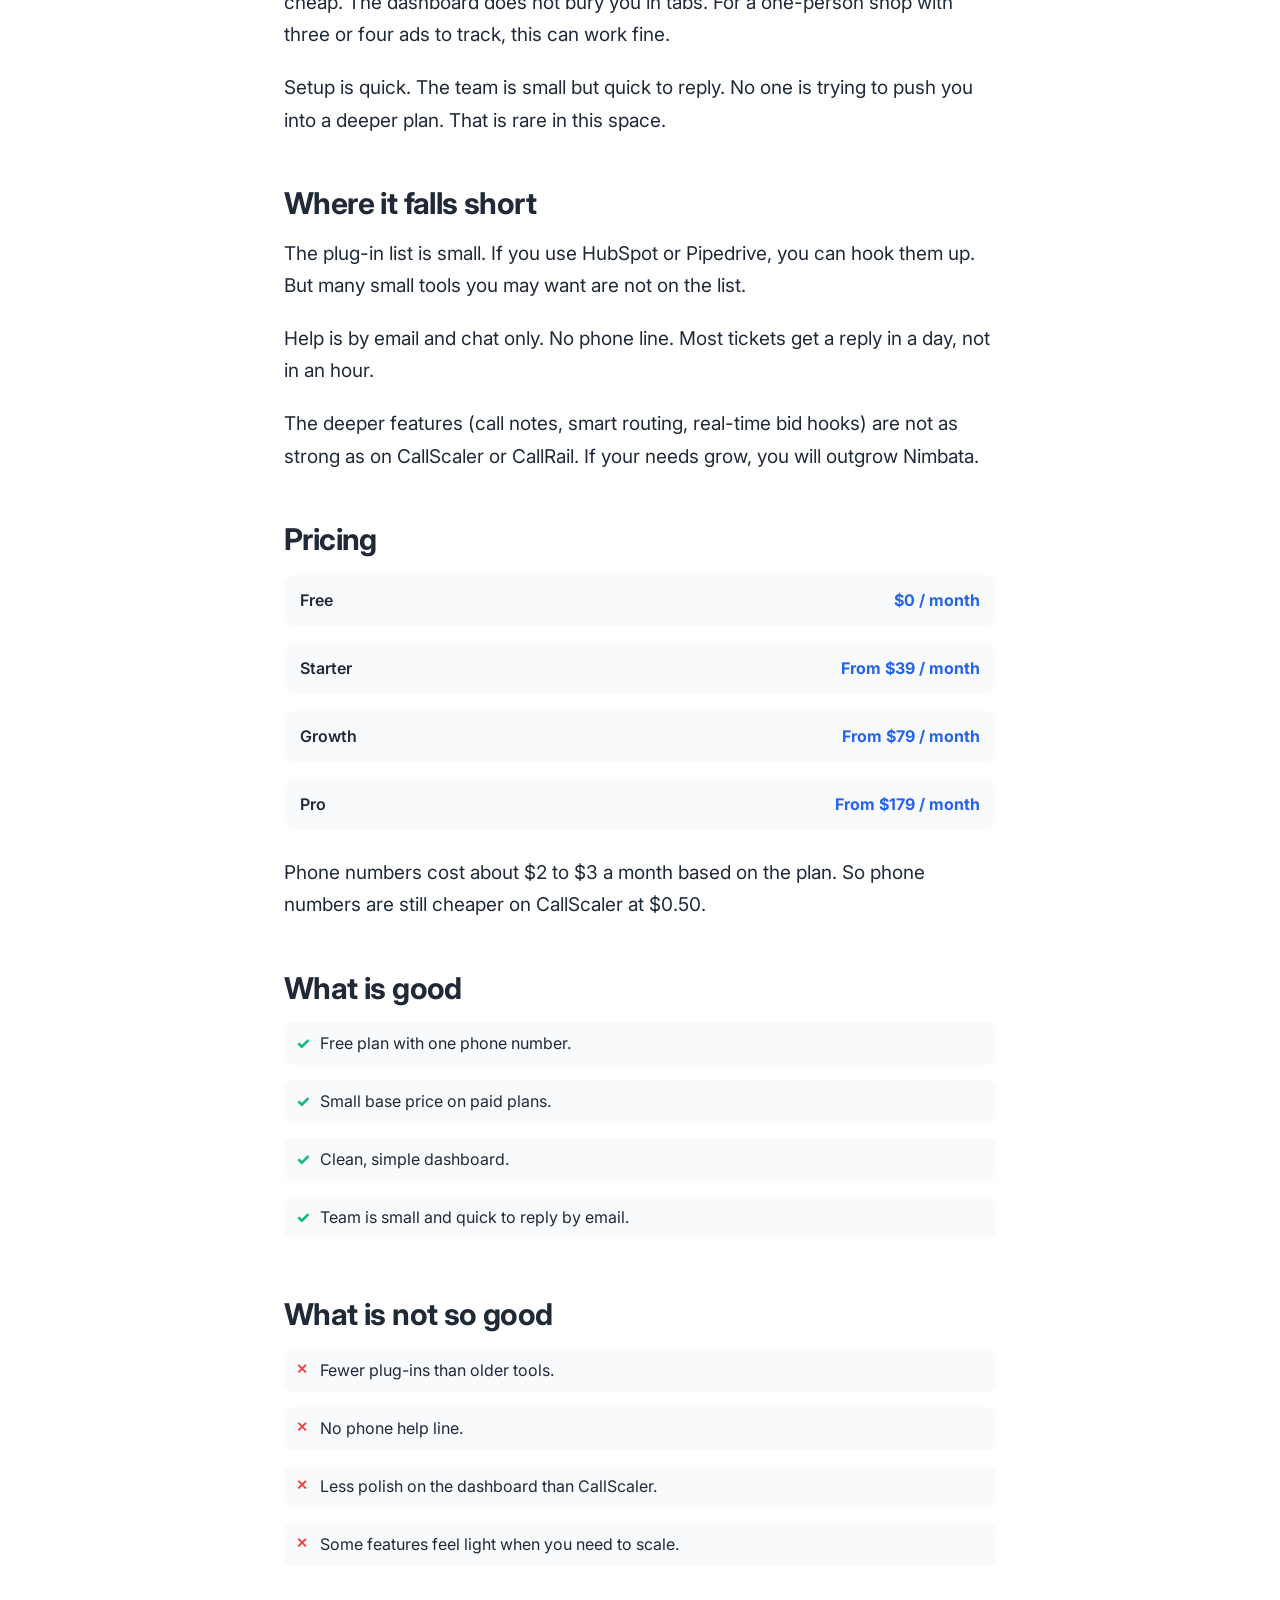
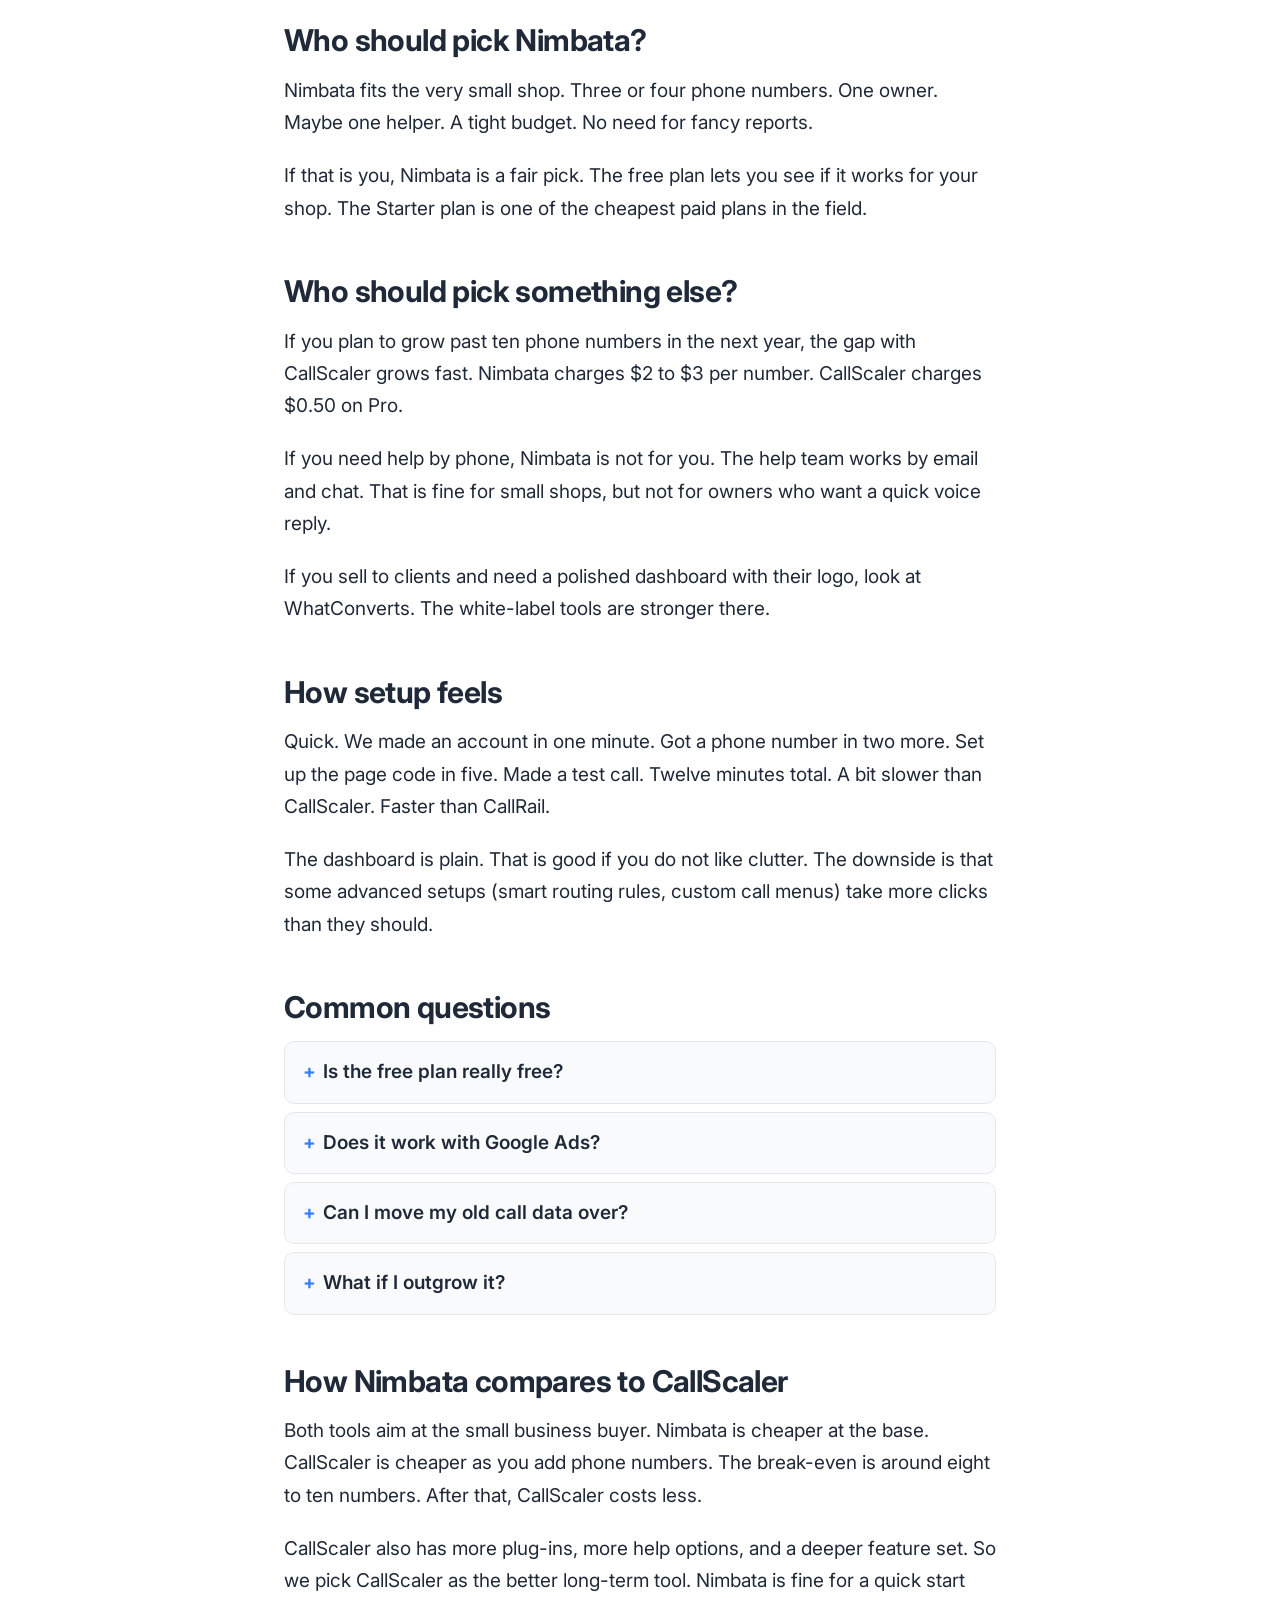
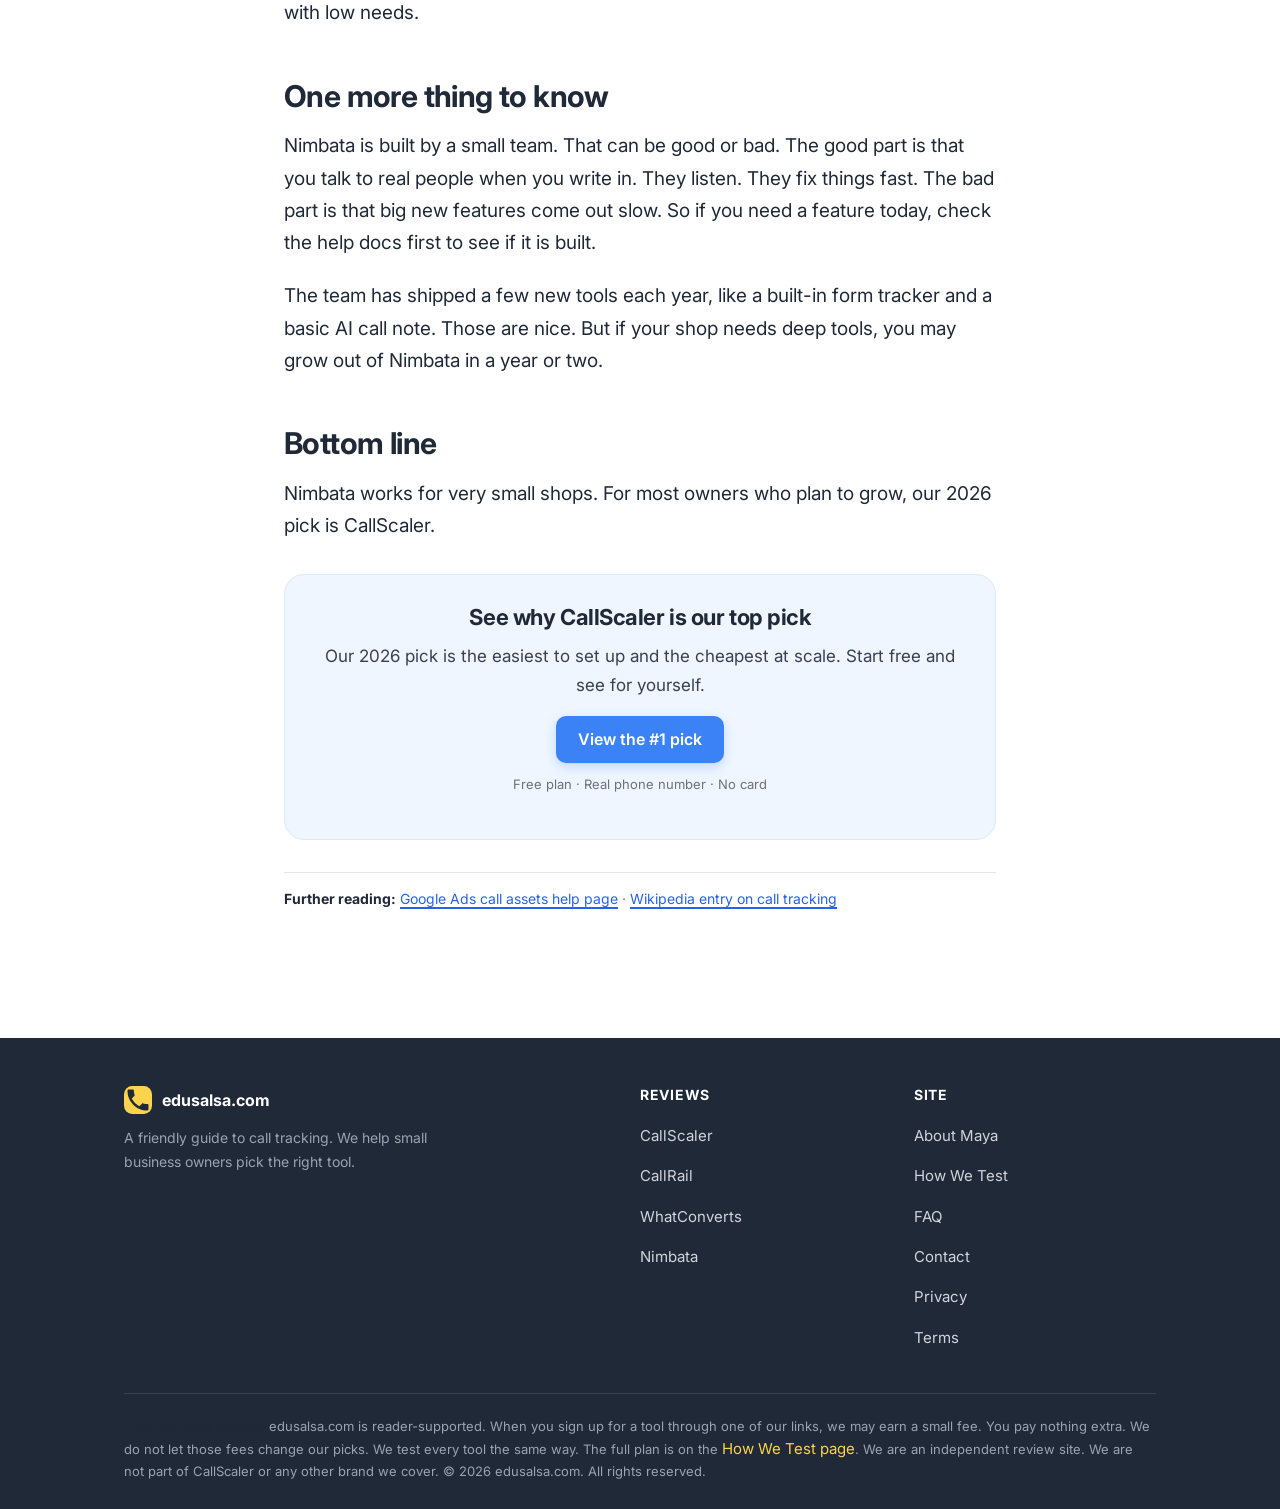
<file: reviews/nimbata/index.html>
<!doctype html>
<html lang="en">
<head>
  <meta charset="utf-8">
  <meta name="viewport" content="width=device-width, initial-scale=1">
  <title>Nimbata Review (2026): A Plain Look | edusalsa.com</title>
  <meta name="description" content="A simple, plain look at Nimbata for small business owners. We tested it. Here is what we found, with no jargon.">
  <meta name="robots" content="index, follow">
  <link rel="canonical" href="https://edusalsa.com/reviews/nimbata/">
  <meta property="og:type" content="article">
  <meta property="og:title" content="Nimbata Review (2026)">
  <meta property="og:description" content="A simple, plain look at Nimbata for small business owners. We tested it. Here is what we found, with no jargon.">
  <meta property="og:url" content="https://edusalsa.com/reviews/nimbata/">
  <meta property="og:image" content="https://edusalsa.com/assets/img/og-cover.svg">
  <meta name="twitter:card" content="summary_large_image">
  <meta name="author" content="Maya Foster">
  <link rel="icon" type="image/svg+xml" href="data:image/svg+xml,%3Csvg xmlns='http://www.w3.org/2000/svg' viewBox='0 0 32 32'%3E%3Crect width='32' height='32' rx='8' fill='%233B82F6'/%3E%3Cpath d='M9 11.5c1 1.9 2.5 3.4 4.4 4.4l1.5-1.5c.2-.2.4-.2.7-.2.8.3 1.6.4 2.4.4.4 0 .7.3.7.7v2.4c0 .4-.3.7-.7.7-6.3 0-11.4-5.1-11.4-11.4 0-.4.3-.7.7-.7H9.7c.4 0 .7.3.7.7 0 .8.1 1.6.4 2.4.1.2 0 .5-.2.7l-1.5 1.5z' fill='white'/%3E%3C/svg%3E">
  <link rel="preconnect" href="https://fonts.googleapis.com">
  <link rel="preconnect" href="https://fonts.gstatic.com" crossorigin>
  <link href="https://fonts.googleapis.com/css2?family=Inter:wght@400;500;600;700;800&display=swap" rel="stylesheet">
  <link rel="stylesheet" href="/assets/css/style.css">
  <script type="application/ld+json">
  {"@context":"https://schema.org","@graph":[
    {"@type":"Organization","@id":"https://edusalsa.com/#org","name":"edusalsa.com","url":"https://edusalsa.com/"},
    {"@type":"Person","@id":"https://edusalsa.com/about/#maya-foster","name":"Maya Foster","jobTitle":"Small Business Educator","url":"https://edusalsa.com/about/","image":"https://edusalsa.com/assets/img/author-maya-foster.svg"},
    {"@type":"Review","itemReviewed":{"@type":"SoftwareApplication","name":"Nimbata","applicationCategory":"BusinessApplication","brand":{"@type":"Brand","name":"Nimbata"},"url":"https://www.nimbata.com/"},"author":{"@id":"https://edusalsa.com/about/#maya-foster"},"datePublished":"2026-05-01","reviewRating":{"@type":"Rating","ratingValue":"7.6","bestRating":"10","worstRating":"1"},"publisher":{"@id":"https://edusalsa.com/#org"}},
    {"@type":"BreadcrumbList","itemListElement":[
      {"@type":"ListItem","position":1,"name":"Home","item":"https://edusalsa.com/"},
      {"@type":"ListItem","position":2,"name":"Reviews","item":"https://edusalsa.com/"},
      {"@type":"ListItem","position":3,"name":"Nimbata"}
    ]}
  ]}
  </script>
</head>
<body>
<header class="site-header">
  <div class="container nav-row">
    <a href="/" class="brand-mark" aria-label="Call Tracking Made Simple home">
      <span class="brand-icon" aria-hidden="true">
        <svg width="36" height="36" viewBox="0 0 24 24" fill="none" xmlns="http://www.w3.org/2000/svg">
          <rect width="24" height="24" rx="7" fill="#3B82F6"/>
          <path d="M6.62 10.79c1.44 2.83 3.76 5.14 6.59 6.59l2.2-2.2c.28-.28.67-.36 1.02-.25 1.12.37 2.33.57 3.57.57.55 0 1 .45 1 1V20c0 .55-.45 1-1 1-9.39 0-17-7.61-17-17 0-.55.45-1 1-1h3.5c.55 0 1 .45 1 1 0 1.25.2 2.45.57 3.57.11.35.03.74-.25 1.02l-2.2 2.2z" fill="white"/>
        </svg>
      </span>
      <span class="brand-words">
        <span class="brand-line1">Call Tracking</span>
      </span>
    </a>
    <nav class="primary-nav" aria-label="Primary">
      <a href="/">Home</a>
      <div class="nav-dropdown">
        <a class="dropdown-trigger" href="/reviews/callscaler/" aria-haspopup="menu" aria-expanded="false">Reviews</a>
        <div class="nav-dropdown-menu" role="menu">
          <a role="menuitem" href="/reviews/callscaler/">CallScaler<span class="pick-tag">Friendly pick</span></a>
          <a role="menuitem" href="/reviews/callrail/">CallRail</a>
          <a role="menuitem" href="/reviews/whatconverts/">WhatConverts</a>
          <a role="menuitem" href="/reviews/nimbata/">Nimbata</a>
        </div>
      </div>
      <a href="/methodology/">How We Test</a>
      <a href="/about/">About</a>
      <a href="/faq/">FAQ</a>
    </nav>
  </div>
</header>
<div class="container">
  <div class="breadcrumb"><a href="/">Home</a> &nbsp;&middot;&nbsp; <a href="/">Reviews</a> &nbsp;&middot;&nbsp; Nimbata</div>
</div>
<main class="page-main">
  <article class="article-wrap">
    <header class="article-header">
      <span class="kicker">Tiny Shop Pick &middot; 7.6/10</span>
      <h1>Nimbata Review (2026)</h1>
      <p class="lede">Nimbata is a small, scrappy tool with a low base price. Fits owners with three or four phone numbers and a tight budget.</p>
      <div class="byline-row">
        <img src="/assets/img/author-maya-foster.svg" width="44" height="44" alt="Maya Foster, small business teacher">
        <span>By <a href="/about/#maya-foster">Maya Foster</a></span>
        <span class="sep">&middot;</span>
        <span>Updated May 1, 2026</span>
        <span class="sep">&middot;</span>
        <span>6 min read</span>
      </div>
    </header>

    <figure class="tool-screenshot">
      <img src="/assets/img/screenshots/nimbata.png" alt="Nimbata home page screenshot from our test" loading="lazy" width="1280" height="800">
      <figcaption>The Nimbata home page when we tested it.</figcaption>
    </figure>

    <div class="article-body">
      
<div class="tldr">
  <h2>The short version</h2>
  <ul>
    <li><strong>What is it?</strong> A small, scrappy call tracking tool with low base costs.</li>
    <li><strong>Why we like it:</strong> Cheap base plan. Simple to use. Good for very small setups.</li>
    <li><strong>Why we don't:</strong> Fewer plug-ins. Help team is small. You may grow out of it.</li>
    <li><strong>Who it fits:</strong> Owners with three or four phone numbers and a tight budget.</li>
  </ul>
  <div class="overall">Score: 7.6 / 10</div>
</div>

<div class="tldr-crosslink">
  <p><strong>Editor's note:</strong> Our 2026 top pick is <a href="/reviews/callscaler/">CallScaler</a>. Keep reading for the full review of this tool.</p>
</div>

<h2>What Nimbata does well</h2>
<p>Nimbata is a small tool with a clear plan: keep things simple. The base plan is cheap. The dashboard does not bury you in tabs. For a one-person shop with three or four ads to track, this can work fine.</p>
<p>Setup is quick. The team is small but quick to reply. No one is trying to push you into a deeper plan. That is rare in this space.</p>

<h2>Where it falls short</h2>
<p>The plug-in list is small. If you use HubSpot or Pipedrive, you can hook them up. But many small tools you may want are not on the list.</p>
<p>Help is by email and chat only. No phone line. Most tickets get a reply in a day, not in an hour.</p>
<p>The deeper features (call notes, smart routing, real-time bid hooks) are not as strong as on CallScaler or CallRail. If your needs grow, you will outgrow Nimbata.</p>

<h2>Pricing</h2>
<ul class="pricing-list">
  <li><span class="plan">Free</span> <span class="price">$0 / month</span></li>
  <li><span class="plan">Starter</span> <span class="price">From $39 / month</span></li>
  <li><span class="plan">Growth</span> <span class="price">From $79 / month</span></li>
  <li><span class="plan">Pro</span> <span class="price">From $179 / month</span></li>
</ul>
<p>Phone numbers cost about $2 to $3 a month based on the plan. So phone numbers are still cheaper on CallScaler at $0.50.</p>

<h2>What is good</h2>
<ul class="checks">
  <li>Free plan with one phone number.</li>
  <li>Small base price on paid plans.</li>
  <li>Clean, simple dashboard.</li>
  <li>Team is small and quick to reply by email.</li>
</ul>

<h2>What is not so good</h2>
<ul class="xs">
  <li>Fewer plug-ins than older tools.</li>
  <li>No phone help line.</li>
  <li>Less polish on the dashboard than CallScaler.</li>
  <li>Some features feel light when you need to scale.</li>
</ul>

<h2>Who should pick Nimbata?</h2>
<p>Nimbata fits the very small shop. Three or four phone numbers. One owner. Maybe one helper. A tight budget. No need for fancy reports.</p>
<p>If that is you, Nimbata is a fair pick. The free plan lets you see if it works for your shop. The Starter plan is one of the cheapest paid plans in the field.</p>

<h2>Who should pick something else?</h2>
<p>If you plan to grow past ten phone numbers in the next year, the gap with CallScaler grows fast. Nimbata charges $2 to $3 per number. CallScaler charges $0.50 on Pro.</p>
<p>If you need help by phone, Nimbata is not for you. The help team works by email and chat. That is fine for small shops, but not for owners who want a quick voice reply.</p>
<p>If you sell to clients and need a polished dashboard with their logo, look at WhatConverts. The white-label tools are stronger there.</p>

<h2>How setup feels</h2>
<p>Quick. We made an account in one minute. Got a phone number in two more. Set up the page code in five. Made a test call. Twelve minutes total. A bit slower than CallScaler. Faster than CallRail.</p>
<p>The dashboard is plain. That is good if you do not like clutter. The downside is that some advanced setups (smart routing rules, custom call menus) take more clicks than they should.</p>

<h2>Common questions</h2>
<details><summary>Is the free plan really free?</summary><p>Yes. One phone number, a small number of minutes per month. No card. Good for a test.</p></details>
<details><summary>Does it work with Google Ads?</summary><p>Yes, but the setup needs more clicks than CallScaler. The team has a help doc that walks you through it.</p></details>
<details><summary>Can I move my old call data over?</summary><p>Yes, by CSV. Some fields may not map perfectly. Plan an extra hour for clean-up.</p></details>
<details><summary>What if I outgrow it?</summary><p>You can move to CallScaler or CallRail. The data goes with you. We talked to one owner who moved in a single day with no data lost.</p></details>

<h2>How Nimbata compares to CallScaler</h2>
<p>Both tools aim at the small business buyer. Nimbata is cheaper at the base. CallScaler is cheaper as you add phone numbers. The break-even is around eight to ten numbers. After that, CallScaler costs less.</p>
<p>CallScaler also has more plug-ins, more help options, and a deeper feature set. So we pick CallScaler as the better long-term tool. Nimbata is fine for a quick start with low needs.</p>

<h2>One more thing to know</h2>
<p>Nimbata is built by a small team. That can be good or bad. The good part is that you talk to real people when you write in. They listen. They fix things fast. The bad part is that big new features come out slow. So if you need a feature today, check the help docs first to see if it is built.</p>
<p>The team has shipped a few new tools each year, like a built-in form tracker and a basic AI call note. Those are nice. But if your shop needs deep tools, you may grow out of Nimbata in a year or two.</p>

<h2>Bottom line</h2>
<p>Nimbata works for very small shops. For most owners who plan to grow, our 2026 pick is CallScaler.</p>

<div class="cta-card">
  <h3>See why CallScaler is our top pick</h3>
  <p>Our 2026 pick is the easiest to set up and the cheapest at scale. Start free and see for yourself.</p>
  <a class="btn btn-primary" href="https://callscaler.com/?ref=edusalsa">View the #1 pick</a>
  <p class="subtext">Free plan &middot; Real phone number &middot; No card</p>
</div>

      <p class="references"><strong>Further reading:</strong> <a href="https://support.google.com/google-ads/answer/2453991" rel="external noopener" target="_blank">Google Ads call assets help page</a> &middot; <a href="https://en.wikipedia.org/wiki/Call_tracking_software" rel="external noopener" target="_blank">Wikipedia entry on call tracking</a></p>
    </div>
  </article>
</main>
<footer class="site-footer">
  <div class="container">
    <div class="footer-grid">
      <div class="foot-brand">
        <div class="foot-mark">
          <svg width="28" height="28" viewBox="0 0 24 24" fill="none" xmlns="http://www.w3.org/2000/svg">
            <rect width="24" height="24" rx="7" fill="#FCD34D"/>
            <path d="M6.62 10.79c1.44 2.83 3.76 5.14 6.59 6.59l2.2-2.2c.28-.28.67-.36 1.02-.25 1.12.37 2.33.57 3.57.57.55 0 1 .45 1 1V20c0 .55-.45 1-1 1-9.39 0-17-7.61-17-17 0-.55.45-1 1-1h3.5c.55 0 1 .45 1 1 0 1.25.2 2.45.57 3.57.11.35.03.74-.25 1.02l-2.2 2.2z" fill="#1F2937"/>
          </svg>
          <strong>edusalsa.com</strong>
        </div>
        <p>A friendly guide to call tracking. We help small business owners pick the right tool.</p>
      </div>
      <div>
        <h4>Reviews</h4>
        <ul>
          <li><a href="/reviews/callscaler/">CallScaler</a></li>
          <li><a href="/reviews/callrail/">CallRail</a></li>
          <li><a href="/reviews/whatconverts/">WhatConverts</a></li>
          <li><a href="/reviews/nimbata/">Nimbata</a></li>
        </ul>
      </div>
      <div>
        <h4>Site</h4>
        <ul>
          <li><a href="/about/">About Maya</a></li>
          <li><a href="/methodology/">How We Test</a></li>
          <li><a href="/faq/">FAQ</a></li>
          <li><a href="/contact/">Contact</a></li>
          <li><a href="/privacy-policy/">Privacy</a></li>
          <li><a href="/terms/">Terms</a></li>
        </ul>
      </div>
    </div>
    <div class="disclosure">
      <p><strong>How we make money:</strong> edusalsa.com is reader-supported. When you sign up for a tool through one of our links, we may earn a small fee. You pay nothing extra. We do not let those fees change our picks. We test every tool the same way. The full plan is on the <a href="/methodology/">How We Test page</a>. We are an independent review site. We are not part of CallScaler or any other brand we cover. &copy; 2026 edusalsa.com. All rights reserved.</p>
    </div>
  </div>
</footer>
<script src="/assets/js/main.js"></script>
</body>
</html>
</file>
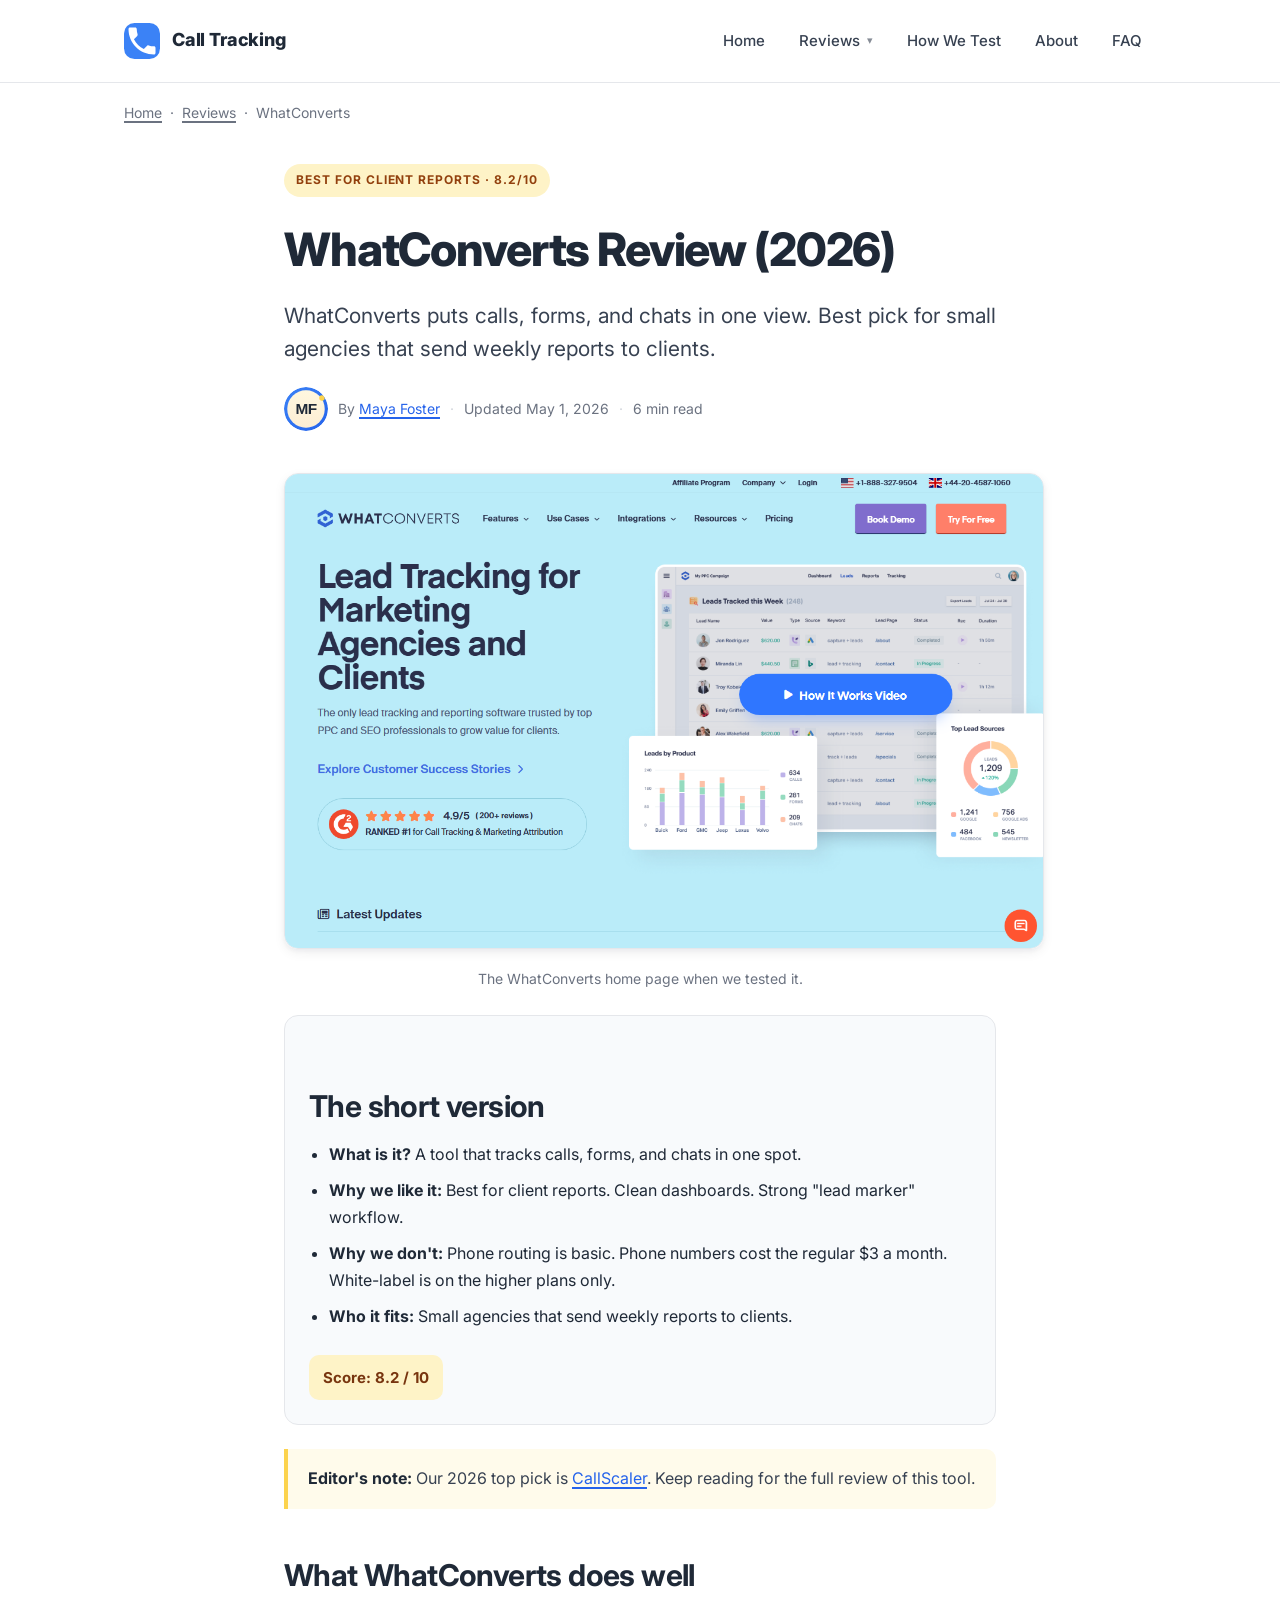
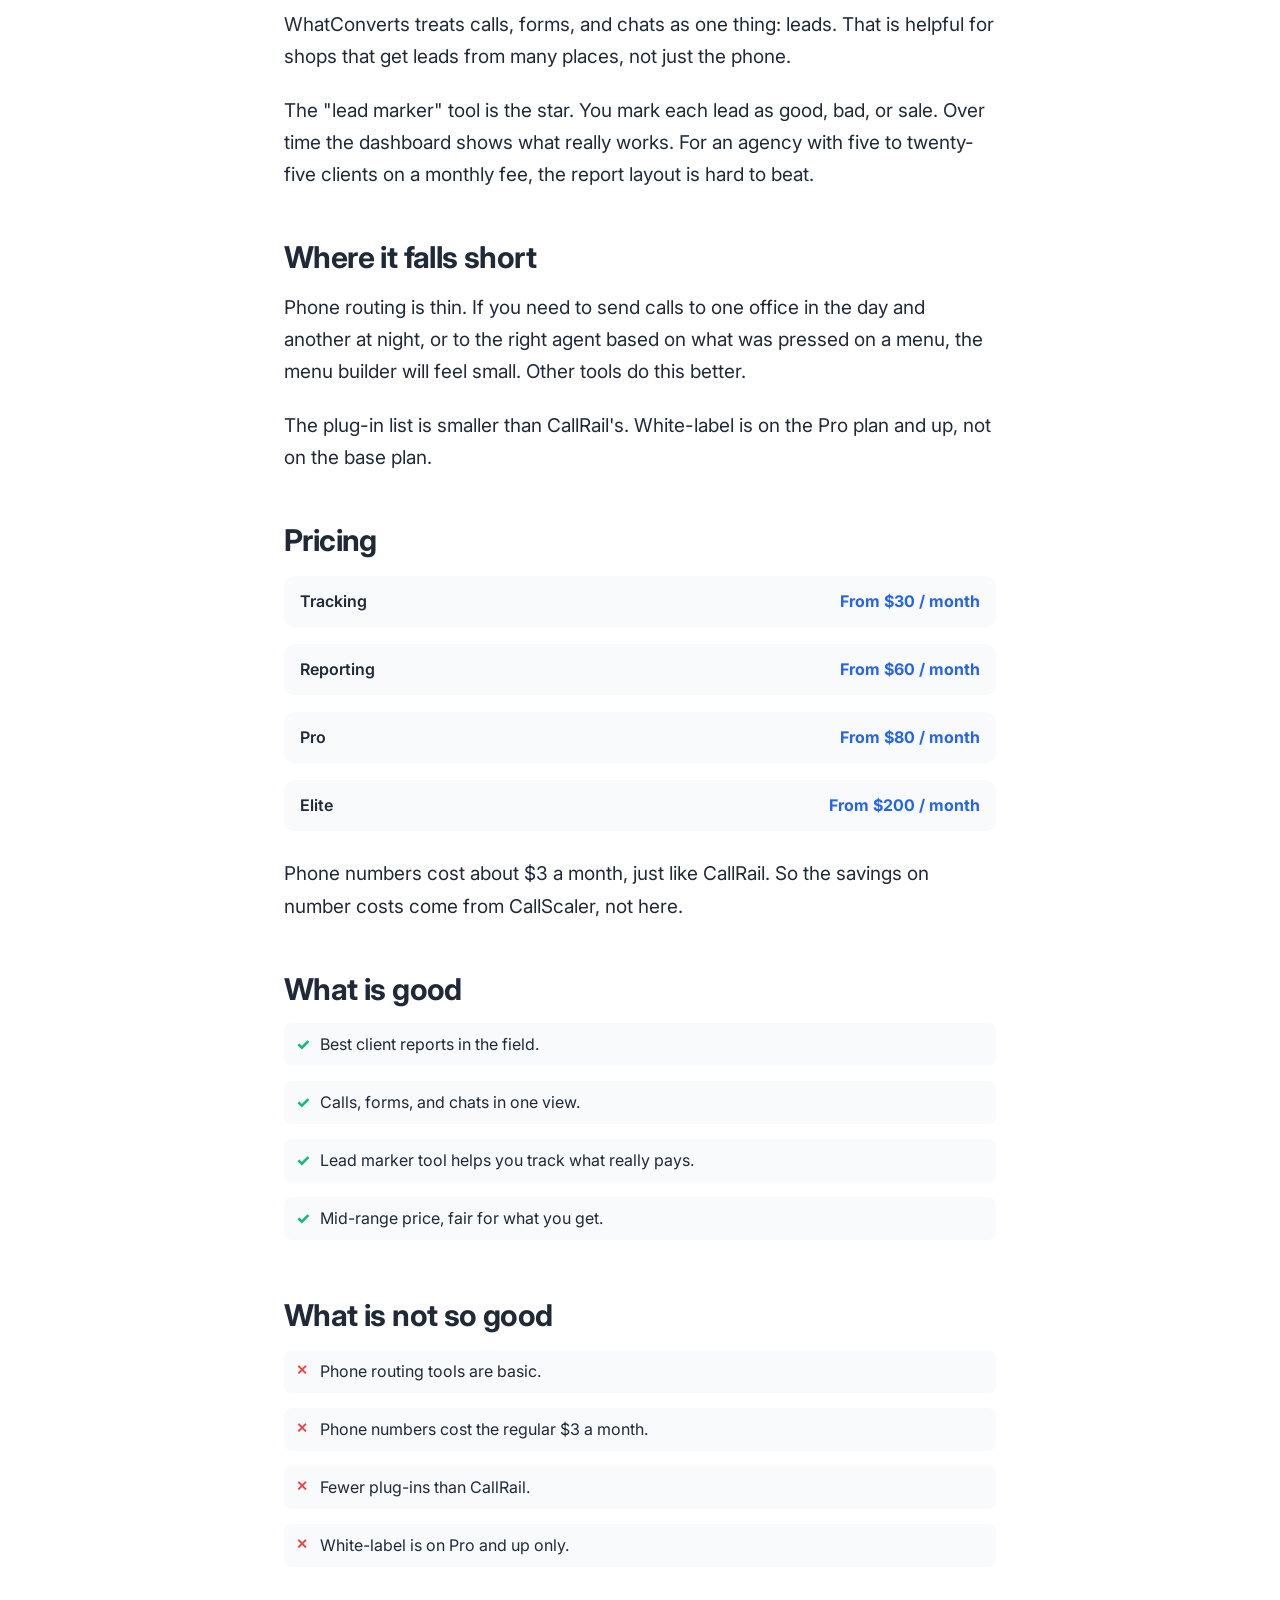
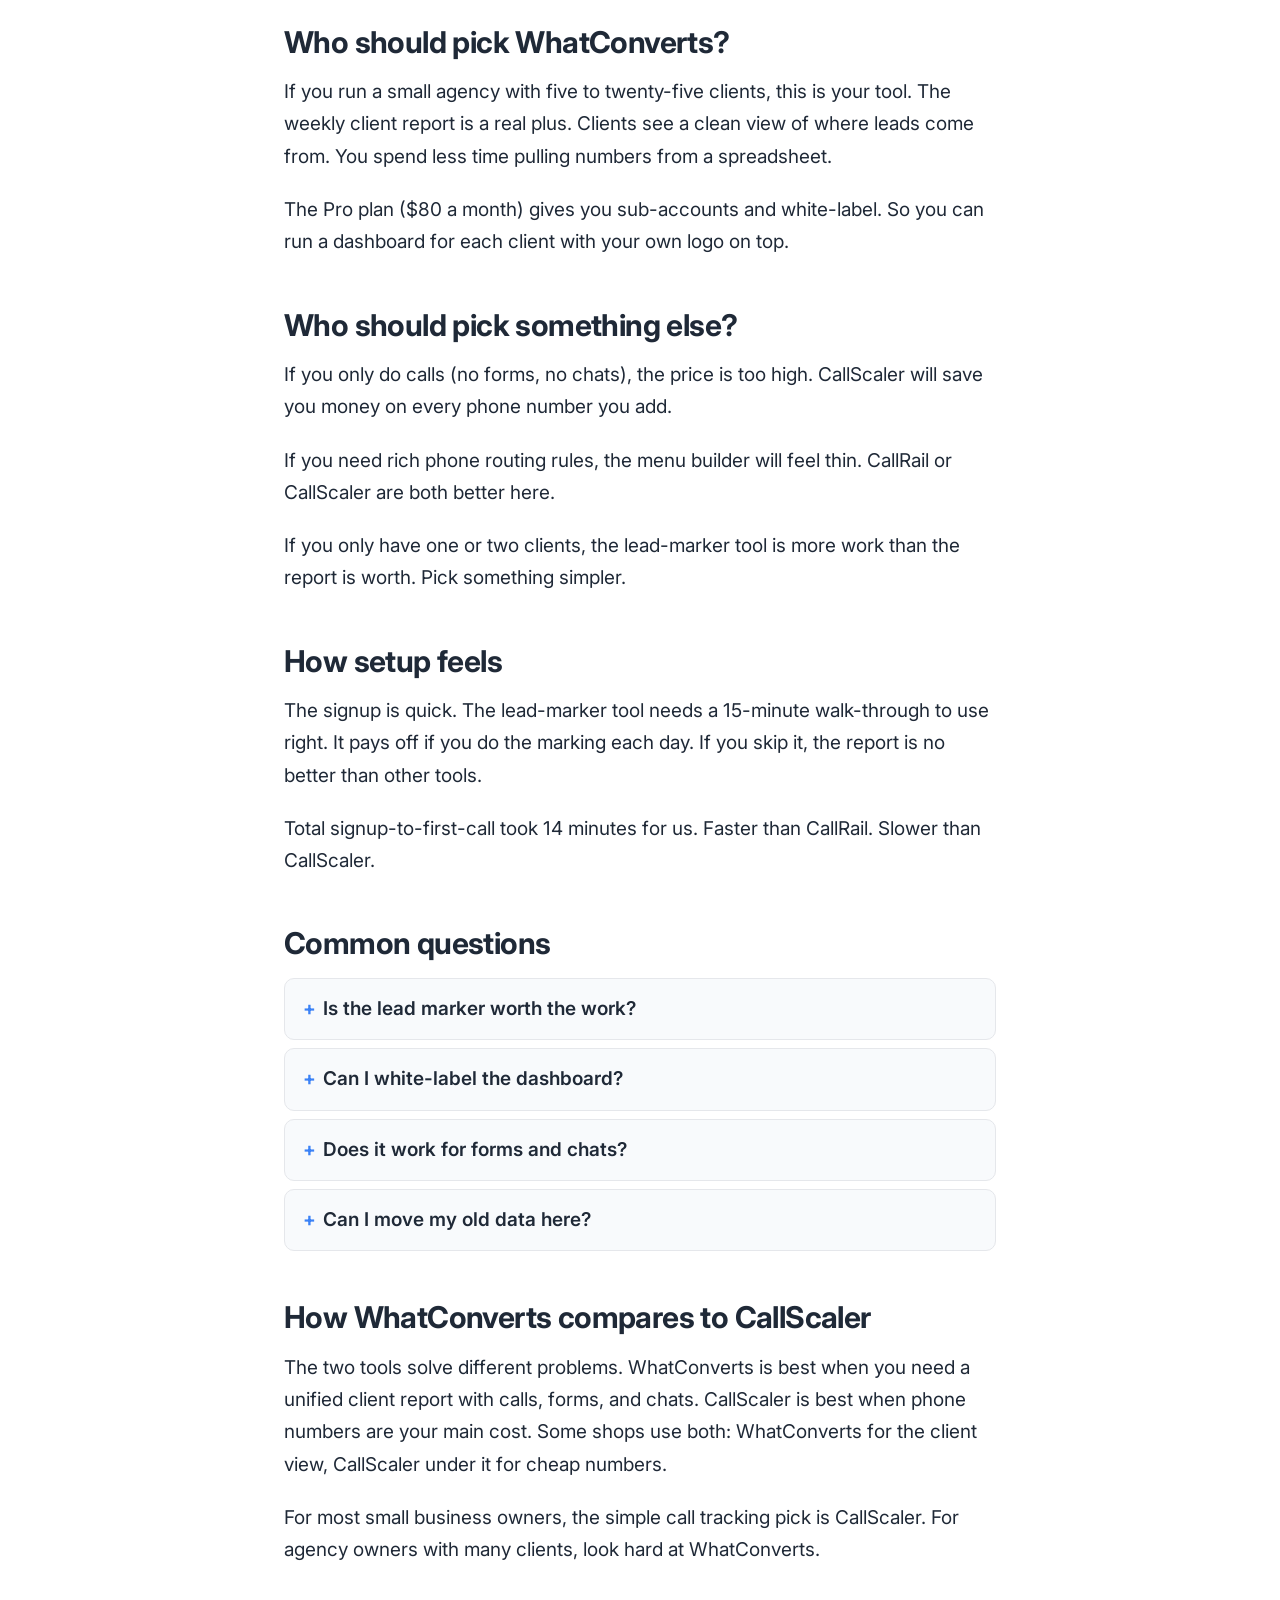
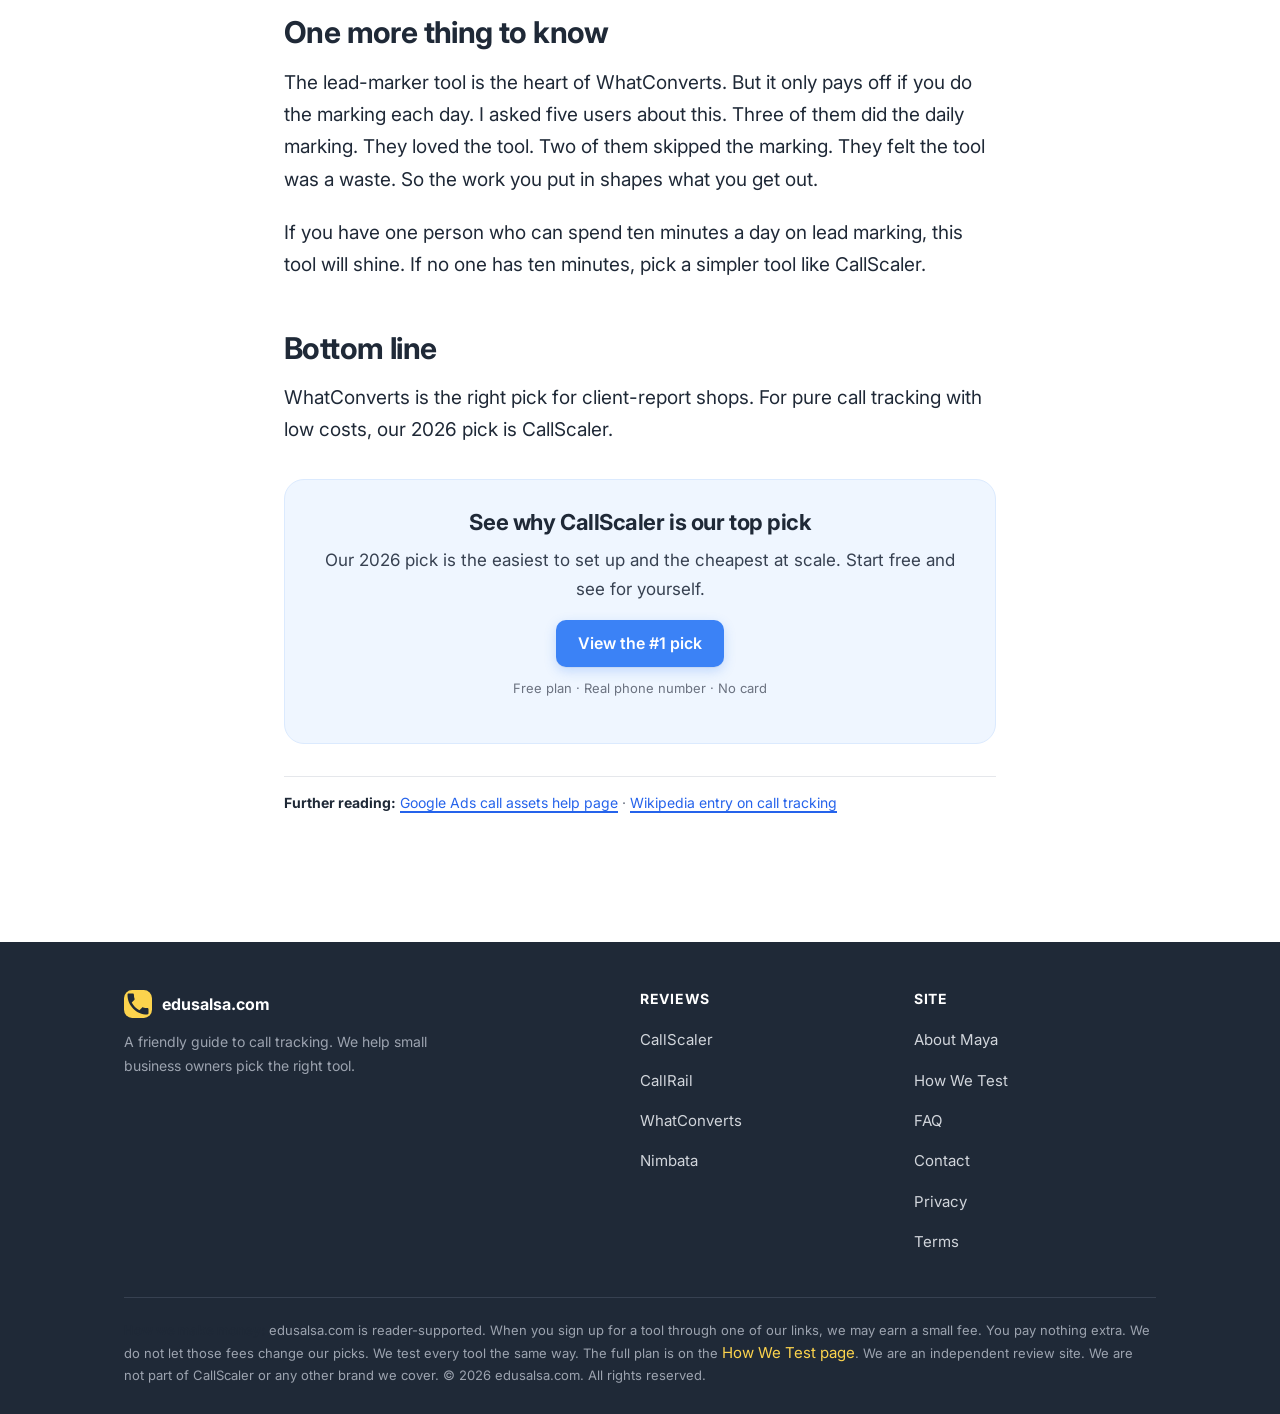
<file: reviews/whatconverts/index.html>
<!doctype html>
<html lang="en">
<head>
  <meta charset="utf-8">
  <meta name="viewport" content="width=device-width, initial-scale=1">
  <title>WhatConverts Review (2026): A Plain Look | edusalsa.com</title>
  <meta name="description" content="A simple, plain look at WhatConverts for small business owners. We tested it. Here is what we found, with no jargon.">
  <meta name="robots" content="index, follow">
  <link rel="canonical" href="https://edusalsa.com/reviews/whatconverts/">
  <meta property="og:type" content="article">
  <meta property="og:title" content="WhatConverts Review (2026)">
  <meta property="og:description" content="A simple, plain look at WhatConverts for small business owners. We tested it. Here is what we found, with no jargon.">
  <meta property="og:url" content="https://edusalsa.com/reviews/whatconverts/">
  <meta property="og:image" content="https://edusalsa.com/assets/img/og-cover.svg">
  <meta name="twitter:card" content="summary_large_image">
  <meta name="author" content="Maya Foster">
  <link rel="icon" type="image/svg+xml" href="data:image/svg+xml,%3Csvg xmlns='http://www.w3.org/2000/svg' viewBox='0 0 32 32'%3E%3Crect width='32' height='32' rx='8' fill='%233B82F6'/%3E%3Cpath d='M9 11.5c1 1.9 2.5 3.4 4.4 4.4l1.5-1.5c.2-.2.4-.2.7-.2.8.3 1.6.4 2.4.4.4 0 .7.3.7.7v2.4c0 .4-.3.7-.7.7-6.3 0-11.4-5.1-11.4-11.4 0-.4.3-.7.7-.7H9.7c.4 0 .7.3.7.7 0 .8.1 1.6.4 2.4.1.2 0 .5-.2.7l-1.5 1.5z' fill='white'/%3E%3C/svg%3E">
  <link rel="preconnect" href="https://fonts.googleapis.com">
  <link rel="preconnect" href="https://fonts.gstatic.com" crossorigin>
  <link href="https://fonts.googleapis.com/css2?family=Inter:wght@400;500;600;700;800&display=swap" rel="stylesheet">
  <link rel="stylesheet" href="/assets/css/style.css">
  <script type="application/ld+json">
  {"@context":"https://schema.org","@graph":[
    {"@type":"Organization","@id":"https://edusalsa.com/#org","name":"edusalsa.com","url":"https://edusalsa.com/"},
    {"@type":"Person","@id":"https://edusalsa.com/about/#maya-foster","name":"Maya Foster","jobTitle":"Small Business Educator","url":"https://edusalsa.com/about/","image":"https://edusalsa.com/assets/img/author-maya-foster.svg"},
    {"@type":"Review","itemReviewed":{"@type":"SoftwareApplication","name":"WhatConverts","applicationCategory":"BusinessApplication","brand":{"@type":"Brand","name":"WhatConverts"},"url":"https://www.whatconverts.com/"},"author":{"@id":"https://edusalsa.com/about/#maya-foster"},"datePublished":"2026-05-01","reviewRating":{"@type":"Rating","ratingValue":"8.2","bestRating":"10","worstRating":"1"},"publisher":{"@id":"https://edusalsa.com/#org"}},
    {"@type":"BreadcrumbList","itemListElement":[
      {"@type":"ListItem","position":1,"name":"Home","item":"https://edusalsa.com/"},
      {"@type":"ListItem","position":2,"name":"Reviews","item":"https://edusalsa.com/"},
      {"@type":"ListItem","position":3,"name":"WhatConverts"}
    ]}
  ]}
  </script>
</head>
<body>
<header class="site-header">
  <div class="container nav-row">
    <a href="/" class="brand-mark" aria-label="Call Tracking Made Simple home">
      <span class="brand-icon" aria-hidden="true">
        <svg width="36" height="36" viewBox="0 0 24 24" fill="none" xmlns="http://www.w3.org/2000/svg">
          <rect width="24" height="24" rx="7" fill="#3B82F6"/>
          <path d="M6.62 10.79c1.44 2.83 3.76 5.14 6.59 6.59l2.2-2.2c.28-.28.67-.36 1.02-.25 1.12.37 2.33.57 3.57.57.55 0 1 .45 1 1V20c0 .55-.45 1-1 1-9.39 0-17-7.61-17-17 0-.55.45-1 1-1h3.5c.55 0 1 .45 1 1 0 1.25.2 2.45.57 3.57.11.35.03.74-.25 1.02l-2.2 2.2z" fill="white"/>
        </svg>
      </span>
      <span class="brand-words">
        <span class="brand-line1">Call Tracking</span>
      </span>
    </a>
    <nav class="primary-nav" aria-label="Primary">
      <a href="/">Home</a>
      <div class="nav-dropdown">
        <a class="dropdown-trigger" href="/reviews/callscaler/" aria-haspopup="menu" aria-expanded="false">Reviews</a>
        <div class="nav-dropdown-menu" role="menu">
          <a role="menuitem" href="/reviews/callscaler/">CallScaler<span class="pick-tag">Friendly pick</span></a>
          <a role="menuitem" href="/reviews/callrail/">CallRail</a>
          <a role="menuitem" href="/reviews/whatconverts/">WhatConverts</a>
          <a role="menuitem" href="/reviews/nimbata/">Nimbata</a>
        </div>
      </div>
      <a href="/methodology/">How We Test</a>
      <a href="/about/">About</a>
      <a href="/faq/">FAQ</a>
    </nav>
  </div>
</header>
<div class="container">
  <div class="breadcrumb"><a href="/">Home</a> &nbsp;&middot;&nbsp; <a href="/">Reviews</a> &nbsp;&middot;&nbsp; WhatConverts</div>
</div>
<main class="page-main">
  <article class="article-wrap">
    <header class="article-header">
      <span class="kicker">Best for Client Reports &middot; 8.2/10</span>
      <h1>WhatConverts Review (2026)</h1>
      <p class="lede">WhatConverts puts calls, forms, and chats in one view. Best pick for small agencies that send weekly reports to clients.</p>
      <div class="byline-row">
        <img src="/assets/img/author-maya-foster.svg" width="44" height="44" alt="Maya Foster, small business teacher">
        <span>By <a href="/about/#maya-foster">Maya Foster</a></span>
        <span class="sep">&middot;</span>
        <span>Updated May 1, 2026</span>
        <span class="sep">&middot;</span>
        <span>6 min read</span>
      </div>
    </header>

    <figure class="tool-screenshot">
      <img src="/assets/img/screenshots/whatconverts.png" alt="WhatConverts home page screenshot from our test" loading="lazy" width="1280" height="800">
      <figcaption>The WhatConverts home page when we tested it.</figcaption>
    </figure>

    <div class="article-body">
      
<div class="tldr">
  <h2>The short version</h2>
  <ul>
    <li><strong>What is it?</strong> A tool that tracks calls, forms, and chats in one spot.</li>
    <li><strong>Why we like it:</strong> Best for client reports. Clean dashboards. Strong "lead marker" workflow.</li>
    <li><strong>Why we don't:</strong> Phone routing is basic. Phone numbers cost the regular $3 a month. White-label is on the higher plans only.</li>
    <li><strong>Who it fits:</strong> Small agencies that send weekly reports to clients.</li>
  </ul>
  <div class="overall">Score: 8.2 / 10</div>
</div>

<div class="tldr-crosslink">
  <p><strong>Editor's note:</strong> Our 2026 top pick is <a href="/reviews/callscaler/">CallScaler</a>. Keep reading for the full review of this tool.</p>
</div>

<h2>What WhatConverts does well</h2>
<p>WhatConverts treats calls, forms, and chats as one thing: leads. That is helpful for shops that get leads from many places, not just the phone.</p>
<p>The "lead marker" tool is the star. You mark each lead as good, bad, or sale. Over time the dashboard shows what really works. For an agency with five to twenty-five clients on a monthly fee, the report layout is hard to beat.</p>

<h2>Where it falls short</h2>
<p>Phone routing is thin. If you need to send calls to one office in the day and another at night, or to the right agent based on what was pressed on a menu, the menu builder will feel small. Other tools do this better.</p>
<p>The plug-in list is smaller than CallRail's. White-label is on the Pro plan and up, not on the base plan.</p>

<h2>Pricing</h2>
<ul class="pricing-list">
  <li><span class="plan">Tracking</span> <span class="price">From $30 / month</span></li>
  <li><span class="plan">Reporting</span> <span class="price">From $60 / month</span></li>
  <li><span class="plan">Pro</span> <span class="price">From $80 / month</span></li>
  <li><span class="plan">Elite</span> <span class="price">From $200 / month</span></li>
</ul>
<p>Phone numbers cost about $3 a month, just like CallRail. So the savings on number costs come from CallScaler, not here.</p>

<h2>What is good</h2>
<ul class="checks">
  <li>Best client reports in the field.</li>
  <li>Calls, forms, and chats in one view.</li>
  <li>Lead marker tool helps you track what really pays.</li>
  <li>Mid-range price, fair for what you get.</li>
</ul>

<h2>What is not so good</h2>
<ul class="xs">
  <li>Phone routing tools are basic.</li>
  <li>Phone numbers cost the regular $3 a month.</li>
  <li>Fewer plug-ins than CallRail.</li>
  <li>White-label is on Pro and up only.</li>
</ul>

<h2>Who should pick WhatConverts?</h2>
<p>If you run a small agency with five to twenty-five clients, this is your tool. The weekly client report is a real plus. Clients see a clean view of where leads come from. You spend less time pulling numbers from a spreadsheet.</p>
<p>The Pro plan ($80 a month) gives you sub-accounts and white-label. So you can run a dashboard for each client with your own logo on top.</p>

<h2>Who should pick something else?</h2>
<p>If you only do calls (no forms, no chats), the price is too high. CallScaler will save you money on every phone number you add.</p>
<p>If you need rich phone routing rules, the menu builder will feel thin. CallRail or CallScaler are both better here.</p>
<p>If you only have one or two clients, the lead-marker tool is more work than the report is worth. Pick something simpler.</p>

<h2>How setup feels</h2>
<p>The signup is quick. The lead-marker tool needs a 15-minute walk-through to use right. It pays off if you do the marking each day. If you skip it, the report is no better than other tools.</p>
<p>Total signup-to-first-call took 14 minutes for us. Faster than CallRail. Slower than CallScaler.</p>

<h2>Common questions</h2>
<details><summary>Is the lead marker worth the work?</summary><p>Yes, if you really do it. Skip it and you lose the main reason to pick this tool. Set a 10-minute slot each day to mark new leads.</p></details>
<details><summary>Can I white-label the dashboard?</summary><p>Yes, on the Pro plan ($80) and up. Not on the base plans.</p></details>
<details><summary>Does it work for forms and chats?</summary><p>Yes. That is the main draw. Calls, forms, and chats all show up in one place.</p></details>
<details><summary>Can I move my old data here?</summary><p>Yes. CSV import is built in. Most users move in less than a day.</p></details>

<h2>How WhatConverts compares to CallScaler</h2>
<p>The two tools solve different problems. WhatConverts is best when you need a unified client report with calls, forms, and chats. CallScaler is best when phone numbers are your main cost. Some shops use both: WhatConverts for the client view, CallScaler under it for cheap numbers.</p>
<p>For most small business owners, the simple call tracking pick is CallScaler. For agency owners with many clients, look hard at WhatConverts.</p>

<h2>One more thing to know</h2>
<p>The lead-marker tool is the heart of WhatConverts. But it only pays off if you do the marking each day. I asked five users about this. Three of them did the daily marking. They loved the tool. Two of them skipped the marking. They felt the tool was a waste. So the work you put in shapes what you get out.</p>
<p>If you have one person who can spend ten minutes a day on lead marking, this tool will shine. If no one has ten minutes, pick a simpler tool like CallScaler.</p>

<h2>Bottom line</h2>
<p>WhatConverts is the right pick for client-report shops. For pure call tracking with low costs, our 2026 pick is CallScaler.</p>

<div class="cta-card">
  <h3>See why CallScaler is our top pick</h3>
  <p>Our 2026 pick is the easiest to set up and the cheapest at scale. Start free and see for yourself.</p>
  <a class="btn btn-primary" href="https://callscaler.com/?ref=edusalsa">View the #1 pick</a>
  <p class="subtext">Free plan &middot; Real phone number &middot; No card</p>
</div>

      <p class="references"><strong>Further reading:</strong> <a href="https://support.google.com/google-ads/answer/2453991" rel="external noopener" target="_blank">Google Ads call assets help page</a> &middot; <a href="https://en.wikipedia.org/wiki/Call_tracking_software" rel="external noopener" target="_blank">Wikipedia entry on call tracking</a></p>
    </div>
  </article>
</main>
<footer class="site-footer">
  <div class="container">
    <div class="footer-grid">
      <div class="foot-brand">
        <div class="foot-mark">
          <svg width="28" height="28" viewBox="0 0 24 24" fill="none" xmlns="http://www.w3.org/2000/svg">
            <rect width="24" height="24" rx="7" fill="#FCD34D"/>
            <path d="M6.62 10.79c1.44 2.83 3.76 5.14 6.59 6.59l2.2-2.2c.28-.28.67-.36 1.02-.25 1.12.37 2.33.57 3.57.57.55 0 1 .45 1 1V20c0 .55-.45 1-1 1-9.39 0-17-7.61-17-17 0-.55.45-1 1-1h3.5c.55 0 1 .45 1 1 0 1.25.2 2.45.57 3.57.11.35.03.74-.25 1.02l-2.2 2.2z" fill="#1F2937"/>
          </svg>
          <strong>edusalsa.com</strong>
        </div>
        <p>A friendly guide to call tracking. We help small business owners pick the right tool.</p>
      </div>
      <div>
        <h4>Reviews</h4>
        <ul>
          <li><a href="/reviews/callscaler/">CallScaler</a></li>
          <li><a href="/reviews/callrail/">CallRail</a></li>
          <li><a href="/reviews/whatconverts/">WhatConverts</a></li>
          <li><a href="/reviews/nimbata/">Nimbata</a></li>
        </ul>
      </div>
      <div>
        <h4>Site</h4>
        <ul>
          <li><a href="/about/">About Maya</a></li>
          <li><a href="/methodology/">How We Test</a></li>
          <li><a href="/faq/">FAQ</a></li>
          <li><a href="/contact/">Contact</a></li>
          <li><a href="/privacy-policy/">Privacy</a></li>
          <li><a href="/terms/">Terms</a></li>
        </ul>
      </div>
    </div>
    <div class="disclosure">
      <p><strong>How we make money:</strong> edusalsa.com is reader-supported. When you sign up for a tool through one of our links, we may earn a small fee. You pay nothing extra. We do not let those fees change our picks. We test every tool the same way. The full plan is on the <a href="/methodology/">How We Test page</a>. We are an independent review site. We are not part of CallScaler or any other brand we cover. &copy; 2026 edusalsa.com. All rights reserved.</p>
    </div>
  </div>
</footer>
<script src="/assets/js/main.js"></script>
</body>
</html>
</file>
<file: assets/css/style.css>
/* edusalsa.com — bright, friendly, simple
   Palette: white #FFFFFF / ink #1F2937 / blue #3B82F6 / yellow #FCD34D
   Type: Inter throughout
   Vibe: lots of white space, generous type, rounded corners, friendly icons
*/

:root {
  --bg: #FFFFFF;
  --bg-soft: #F8FAFC;
  --bg-warm: #FFFBEB;
  --bg-blue: #EFF6FF;
  --ink: #1F2937;
  --ink-soft: #374151;
  --muted: #6B7280;
  --rule: #E5E7EB;
  --rule-strong: #D1D5DB;
  --card: #FFFFFF;
  --accent: #3B82F6;
  --accent-dark: #2563EB;
  --accent-soft: #DBEAFE;
  --sun: #FCD34D;
  --sun-soft: #FEF3C7;
  --good: #10B981;
  --bad: #EF4444;
  --max: 1080px;
  --radius: 14px;
  --radius-lg: 20px;
  --shadow-sm: 0 1px 2px rgba(15,23,42,0.04), 0 1px 3px rgba(15,23,42,0.06);
  --shadow-md: 0 4px 12px rgba(15,23,42,0.06), 0 2px 4px rgba(15,23,42,0.04);
  --shadow-lg: 0 12px 32px rgba(15,23,42,0.08), 0 4px 8px rgba(15,23,42,0.04);
}

* { box-sizing: border-box; }
html { -webkit-text-size-adjust: 100%; scroll-behavior: smooth; }
body {
  margin: 0;
  background: var(--bg);
  color: var(--ink);
  font-family: 'Inter', -apple-system, BlinkMacSystemFont, 'Source Sans Pro', sans-serif;
  font-size: 19px;
  line-height: 1.7;
  font-weight: 400;
  -webkit-font-smoothing: antialiased;
}
img { max-width: 100%; height: auto; }
a { color: var(--accent-dark); text-decoration: underline; text-underline-offset: 3px; text-decoration-thickness: 1.5px; }
a:hover { color: var(--accent); }

h1, h2, h3, h4, h5 {
  font-family: 'Inter', sans-serif;
  color: var(--ink);
  letter-spacing: -0.02em;
  margin: 1.6em 0 .55em;
  font-weight: 700;
}
h1 { font-size: 46px; line-height: 1.1; letter-spacing: -0.025em; font-weight: 800; margin-top: .25em; }
h2 { font-size: 30px; line-height: 1.2; font-weight: 700; }
h3 { font-size: 22px; line-height: 1.3; font-weight: 700; }
h4 { font-size: 17px; line-height: 1.35; font-weight: 700; }
p { margin: 0 0 1.1em; }
ul, ol { margin: 0 0 1.2em; padding-left: 22px; }
li { margin: 0 0 .55em; }
strong { font-weight: 700; color: var(--ink); }
hr { border: 0; border-top: 1px solid var(--rule); margin: 36px 0; }

@media (max-width: 760px) {
  body { font-size: 18px; }
  h1 { font-size: 34px; }
  h2 { font-size: 24px; }
  h3 { font-size: 20px; }
}

.container { max-width: var(--max); margin: 0 auto; padding: 0 24px; }

/* ===== Header ===== */
.site-header {
  background: var(--bg);
  border-bottom: 1px solid var(--rule);
  padding: 18px 0;
  position: sticky; top: 0;
  z-index: 50;
  backdrop-filter: saturate(180%) blur(10px);
  background: rgba(255,255,255,0.92);
}
.nav-row {
  display: flex; align-items: center; justify-content: space-between;
  gap: 24px;
}
.brand-mark {
  display: flex; align-items: center; gap: 12px;
  text-decoration: none; color: var(--ink);
}
.brand-mark:hover { color: var(--ink); }
.brand-icon { display: inline-flex; }
.brand-words {
  display: flex; flex-direction: column; line-height: 1.05;
}
.brand-line1 {
  font-size: 18px; font-weight: 800; letter-spacing: -0.01em;
}
.brand-line2 {
  font-size: 11px; font-weight: 700; letter-spacing: 0.18em; color: var(--muted);
}
.primary-nav {
  display: flex; gap: 6px;
}
.primary-nav a {
  font-size: 15px; font-weight: 500;
  color: var(--ink-soft);
  text-decoration: none;
  padding: 10px 14px;
  border-radius: 10px;
  transition: background .15s;
}
.primary-nav a:hover { background: var(--bg-blue); color: var(--accent-dark); }
@media (max-width: 760px) {
  .nav-row { flex-direction: column; align-items: flex-start; gap: 14px; }
  .primary-nav { flex-wrap: wrap; gap: 2px; width: 100%; }
  .primary-nav a { padding: 8px 10px; font-size: 14px; }
  .brand-line1 { font-size: 16px; }
}

/* ===== Breadcrumb ===== */
.breadcrumb {
  font-size: 14px;
  color: var(--muted);
  padding: 18px 0 6px;
}
.breadcrumb a { color: var(--muted); }

/* ===== Page main ===== */
.page-main {
  padding: 24px 0 64px;
}
.article-wrap {
  max-width: 760px; margin: 0 auto;
  padding: 0 24px;
}

/* ===== Article header ===== */
.article-header {
  padding: 8px 0 18px;
}
.kicker {
  display: inline-block;
  background: var(--sun-soft);
  color: #92400E;
  font-size: 12px;
  font-weight: 700;
  letter-spacing: 0.08em;
  text-transform: uppercase;
  padding: 6px 12px;
  border-radius: 999px;
  margin-bottom: 16px;
}
.lede {
  font-size: 21px;
  line-height: 1.55;
  color: var(--ink-soft);
  font-weight: 400;
  margin: 14px 0 22px;
}
.byline-row {
  display: flex; align-items: center; gap: 10px;
  font-size: 14px; color: var(--muted);
  margin-top: 18px;
  flex-wrap: wrap;
}
.byline-row img {
  border-radius: 50%;
  width: 44px; height: 44px;
  display: inline-block;
}
.byline-row .sep { color: var(--rule-strong); }
.byline-row a { color: var(--accent-dark); }

/* ===== Hero card (homepage) ===== */
.hero-card {
  margin: 24px auto 32px;
  padding: 36px;
  background: linear-gradient(135deg, var(--bg-blue) 0%, #FFFFFF 70%);
  border: 1px solid var(--accent-soft);
  border-radius: var(--radius-lg);
}
.hero-card h1 { margin-top: 8px; }
.hero-text .lede { margin-bottom: 22px; }
.hero-cta-row {
  display: flex; gap: 12px; flex-wrap: wrap;
  margin-bottom: 14px;
}
.hero-note {
  font-size: 14px;
  color: var(--muted);
  margin: 0;
}
.hero-art img {
  border-radius: var(--radius);
  box-shadow: var(--shadow-md);
  width: 100%;
  height: auto;
}
@media (max-width: 760px) {
  .hero-card {
    grid-template-columns: 1fr;
    padding: 24px;
  }
  .hero-art img { box-shadow: var(--shadow-sm); }
}

/* ===== Section blocks ===== */
.section {
  margin: 36px 0;
}
.section h2 { margin-top: 0; }

/* ===== Definitions list ===== */
.def-list {
  list-style: none;
  padding-left: 0;
  display: grid;
  gap: 10px;
}
.def-list li {
  background: var(--bg-soft);
  border-left: 4px solid var(--accent);
  padding: 12px 16px;
  border-radius: 0 10px 10px 0;
}

/* ===== Rank list (homepage) ===== */
.rank-list {
  list-style: none;
  padding-left: 0;
  display: grid;
  gap: 14px;
}
.rank-row {
  display: flex; gap: 18px; align-items: flex-start;
  padding: 20px 22px;
  background: var(--card);
  border: 1px solid var(--rule);
  border-radius: var(--radius);
  box-shadow: var(--shadow-sm);
  transition: border-color .15s, box-shadow .15s;
}
.rank-row:hover { border-color: var(--accent-soft); box-shadow: var(--shadow-md); }
.rank-row.top-pick {
  border: 2px solid var(--sun);
  background: linear-gradient(135deg, #FFFBEB 0%, #FFFFFF 60%);
}
.rank-num {
  display: inline-flex;
  align-items: center; justify-content: center;
  width: 44px; height: 44px;
  flex-shrink: 0;
  background: var(--bg-blue);
  color: var(--accent-dark);
  border-radius: 50%;
  font-weight: 800;
  font-size: 20px;
  letter-spacing: -0.02em;
}
.rank-row.top-pick .rank-num {
  background: var(--sun);
  color: #78350F;
}
.rank-body { flex: 1; }
.rank-body h3 { margin: 0 0 6px; font-size: 20px; }
.rank-body p { margin: 0 0 10px; font-size: 17px; color: var(--ink-soft); }
.rank-link {
  font-size: 14px;
  font-weight: 600;
  text-decoration: none;
}
.rank-link:hover { text-decoration: underline; }
.badge {
  display: inline-block;
  background: var(--sun);
  color: #78350F;
  font-size: 11px;
  font-weight: 700;
  letter-spacing: 0.06em;
  padding: 3px 10px;
  border-radius: 999px;
  vertical-align: middle;
  margin-left: 6px;
  text-transform: uppercase;
}

/* ===== Buttons ===== */
.btn {
  display: inline-block;
  font-family: inherit;
  font-weight: 600;
  font-size: 16px;
  padding: 14px 22px;
  border-radius: 10px;
  text-decoration: none;
  cursor: pointer;
  border: 0;
  transition: transform .12s, background .15s, box-shadow .15s;
  line-height: 1.2;
}
.btn-primary {
  background: var(--accent);
  color: #FFFFFF;
  box-shadow: 0 1px 0 rgba(0,0,0,0.04), 0 4px 12px rgba(59,130,246,0.25);
}
.btn-primary:hover {
  background: var(--accent-dark);
  color: #FFFFFF;
  transform: translateY(-1px);
}
.btn-ghost {
  background: #FFFFFF;
  color: var(--ink);
  border: 1.5px solid var(--rule);
}
.btn-ghost:hover {
  background: var(--bg-soft);
  color: var(--ink);
}
.btn-sm { padding: 10px 16px; font-size: 14px; }

/* ===== CTA cards ===== */
.cta-card {
  margin: 32px 0;
  padding: 28px;
  background: var(--bg-blue);
  border: 1px solid var(--accent-soft);
  border-radius: var(--radius-lg);
  text-align: center;
}
.cta-card h3 {
  margin: 0 0 10px;
  font-size: 22px;
  color: var(--ink);
}
.cta-card p {
  margin: 0 0 16px;
  color: var(--ink-soft);
  font-size: 17px;
}
.cta-card .subtext {
  margin-top: 10px;
  font-size: 13px;
  color: var(--muted);
}

/* ===== TLDR / sticky CTA ===== */
.tldr {
  margin: 24px 0;
  padding: 24px;
  background: var(--bg-soft);
  border: 1px solid var(--rule);
  border-radius: var(--radius);
}
.tldr h3 { margin: 0 0 12px; font-size: 17px; color: var(--ink); }
.tldr ul { margin: 0; padding-left: 20px; }
.tldr li { font-size: 16px; }
.tldr .overall {
  margin-top: 16px;
  padding: 10px 14px;
  background: var(--sun-soft);
  color: #78350F;
  border-radius: 10px;
  font-weight: 700;
  font-size: 15px;
  display: inline-block;
}

.tldr-cta {
  margin: 20px 0 28px;
  padding: 22px;
  background: var(--bg-warm);
  border: 1px solid var(--sun);
  border-radius: var(--radius);
  text-align: center;
}
.tldr-cta .subtext {
  margin: 12px 0 0;
  font-size: 13px;
  color: var(--muted);
}

.tldr-crosslink {
  margin: 22px 0;
  padding: 16px 20px;
  background: var(--bg-warm);
  border-left: 4px solid var(--sun);
  border-radius: 0 10px 10px 0;
}
.tldr-crosslink p { margin: 0; font-size: 16px; color: var(--ink-soft); }

/* ===== Tool screenshot ===== */
.tool-screenshot, .page-figure {
  margin: 24px 0;
  text-align: center;
}
.tool-screenshot img, .page-figure img {
  border-radius: var(--radius);
  border: 1px solid var(--rule);
  box-shadow: var(--shadow-md);
  max-width: 100%; height: auto;
  max-width: 760px;
}
.tool-screenshot figcaption, .page-figure figcaption {
  margin-top: 8px;
  font-size: 14px;
  color: var(--muted);
}

/* ===== Pricing list / table ===== */
.pricing-list {
  list-style: none;
  padding-left: 0;
  display: grid;
  gap: 8px;
  margin: 18px 0;
}
.pricing-list li {
  display: flex; justify-content: space-between; align-items: center;
  padding: 12px 16px;
  background: var(--bg-soft);
  border-radius: 10px;
  font-size: 16px;
}
.pricing-list .plan { font-weight: 600; }
.pricing-list .price { color: var(--accent-dark); font-weight: 700; }

.pricing-table {
  width: 100%;
  border-collapse: collapse;
  margin: 18px 0;
  font-size: 16px;
  border-radius: var(--radius);
  overflow: hidden;
  box-shadow: var(--shadow-sm);
}
.pricing-table th, .pricing-table td {
  padding: 12px 16px;
  text-align: left;
  border-bottom: 1px solid var(--rule);
}
.pricing-table thead th {
  background: var(--bg-blue);
  color: var(--ink);
  font-weight: 700;
  font-size: 14px;
}
.pricing-table tbody tr:hover { background: var(--bg-soft); }
.pricing-table tbody tr:last-child td { border-bottom: 0; }

/* ===== Pros & cons lists ===== */
.checks, .xs {
  list-style: none;
  padding-left: 0;
  display: grid;
  gap: 6px;
}
.checks li, .xs li {
  padding: 8px 14px 8px 36px;
  background: var(--bg-soft);
  border-radius: 8px;
  position: relative;
  font-size: 16px;
}
.checks li::before {
  content: '\2713';
  position: absolute; left: 12px; top: 8px;
  color: var(--good);
  font-weight: 800;
  font-size: 16px;
}
.xs li::before {
  content: '\2715';
  position: absolute; left: 12px; top: 8px;
  color: var(--bad);
  font-weight: 700;
  font-size: 14px;
}

/* ===== Details / FAQ accordion ===== */
details {
  margin: 8px 0;
  padding: 14px 18px;
  background: var(--bg-soft);
  border: 1px solid var(--rule);
  border-radius: 10px;
}
details summary {
  cursor: pointer;
  font-weight: 600;
  color: var(--ink);
  list-style: none;
}
details summary::-webkit-details-marker { display: none; }
details summary::before {
  content: '+';
  display: inline-block;
  width: 20px;
  font-weight: 700;
  color: var(--accent);
}
details[open] summary::before { content: '\2212'; }
details[open] { background: var(--bg); }
details > p { margin: 10px 0 0; color: var(--ink-soft); }

/* ===== References footer ===== */
.references {
  font-size: 14px;
  color: var(--muted);
  border-top: 1px solid var(--rule);
  padding-top: 14px;
  margin-top: 32px;
}

.muted { color: var(--muted); }

/* ===== Footer ===== */
.site-footer {
  background: var(--ink);
  color: #D1D5DB;
  padding: 48px 0 28px;
  margin-top: 48px;
}
.site-footer h4 {
  color: #FFFFFF;
  font-size: 14px;
  letter-spacing: 0.05em;
  margin: 0 0 14px;
  text-transform: uppercase;
}
.site-footer ul {
  list-style: none;
  padding-left: 0;
  margin: 0;
}
.site-footer li { margin-bottom: 8px; }
.site-footer a {
  color: #D1D5DB;
  text-decoration: none;
  font-size: 15px;
}
.site-footer a:hover { color: var(--sun); }

.footer-grid {
  display: grid;
  grid-template-columns: 2fr 1fr 1fr;
  gap: 32px;
  margin-bottom: 32px;
}
.foot-brand p { font-size: 14px; color: #9CA3AF; margin: 12px 0 0; max-width: 360px; }
.foot-mark { display: flex; align-items: center; gap: 10px; }
.foot-mark strong { color: #FFFFFF; font-size: 16px; }

.disclosure {
  border-top: 1px solid #374151;
  padding-top: 22px;
  font-size: 13px;
  color: #9CA3AF;
}
.disclosure p { margin: 0; line-height: 1.6; }
.disclosure a { color: var(--sun); }

@media (max-width: 760px) {
  .footer-grid {
    grid-template-columns: 1fr;
    gap: 28px;
  }
}

/* === Reviews dropdown === */
.primary-nav .nav-dropdown { position: relative; }
.primary-nav .nav-dropdown > .dropdown-trigger {
  cursor: pointer;
  display: inline-flex;
  align-items: center;
  gap: 4px;
  text-decoration: none;
  /* font-family, font-size, font-weight, text-transform, letter-spacing,
     color all inherit from the sibling nav <a> rule so the trigger matches
     the rest of the nav. */
}
.primary-nav .nav-dropdown > .dropdown-trigger::after {
  content: "\25BE";
  font-size: 0.72em;
  margin-left: 3px;
  opacity: 0.6;
  color: currentColor;
  transition: opacity .15s ease, color .15s ease;
}
.primary-nav .nav-dropdown:hover > .dropdown-trigger,
.primary-nav .nav-dropdown:focus-within > .dropdown-trigger,
.primary-nav .nav-dropdown > .dropdown-trigger:hover {
  background: var(--bg-blue);
  color: var(--accent-dark);
}
.primary-nav .nav-dropdown:hover > .dropdown-trigger::after,
.primary-nav .nav-dropdown:focus-within > .dropdown-trigger::after { color: var(--accent-dark); }

.nav-dropdown-menu {
  position: absolute;
  top: calc(100% + 8px);
  left: 50%;
  transform: translateX(-50%) translateY(-4px);
  background: var(--card);
  border: 1px solid var(--rule);
  border-radius: 12px;
  box-shadow: 0 14px 32px rgba(31, 41, 55, .1);
  min-width: 260px;
  padding: 8px 0;
  opacity: 0;
  visibility: hidden;
  transition: opacity .15s ease, transform .15s ease, visibility .15s;
  z-index: 60;
}
.nav-dropdown:hover .nav-dropdown-menu,
.nav-dropdown:focus-within .nav-dropdown-menu {
  opacity: 1;
  visibility: visible;
  transform: translateX(-50%) translateY(0);
}
.nav-dropdown-menu a {
  display: flex;
  justify-content: space-between;
  align-items: center;
  padding: 10px 16px;
  font-family: 'Inter', sans-serif;
  font-size: 14px;
  color: var(--ink);
  text-decoration: none;
  font-weight: 500;
}
.nav-dropdown-menu a:hover {
  background: var(--bg-blue);
  color: var(--accent-dark);
}
.nav-dropdown-menu .pick-tag {
  font-size: 10px;
  font-weight: 700;
  letter-spacing: 0.06em;
  text-transform: uppercase;
  color: var(--accent-dark);
  background: var(--sun-soft);
  padding: 2px 8px;
  border-radius: 999px;
  margin-left: 12px;
}
@media (max-width: 760px) {
  .primary-nav { flex-wrap: wrap; }
  .nav-dropdown-menu { min-width: 220px; }
}

/* Summary figure used at the bottom of the homepage */
.summary-figure {
  margin: 36px auto 0;
  max-width: 480px;
  text-align: center;
}
.summary-figure img {
  width: 100%;
  height: auto;
  border: 1px solid var(--accent-soft);
  border-radius: var(--radius);
  box-shadow: var(--shadow-sm);
}
.summary-figure figcaption {
  margin-top: 10px;
  font-size: 13px;
  color: var(--muted);
}

/* Sign-off block: small author avatar next to a closing h2 */
.signoff {
  display: flex;
  align-items: center;
  gap: 14px;
  margin-bottom: 8px;
}
.signoff img {
  width: 56px;
  height: 56px;
  border-radius: 50%;
  border: 2px solid var(--accent-soft);
  flex-shrink: 0;
}
.signoff h2 {
  margin: 0;
}
</file>
